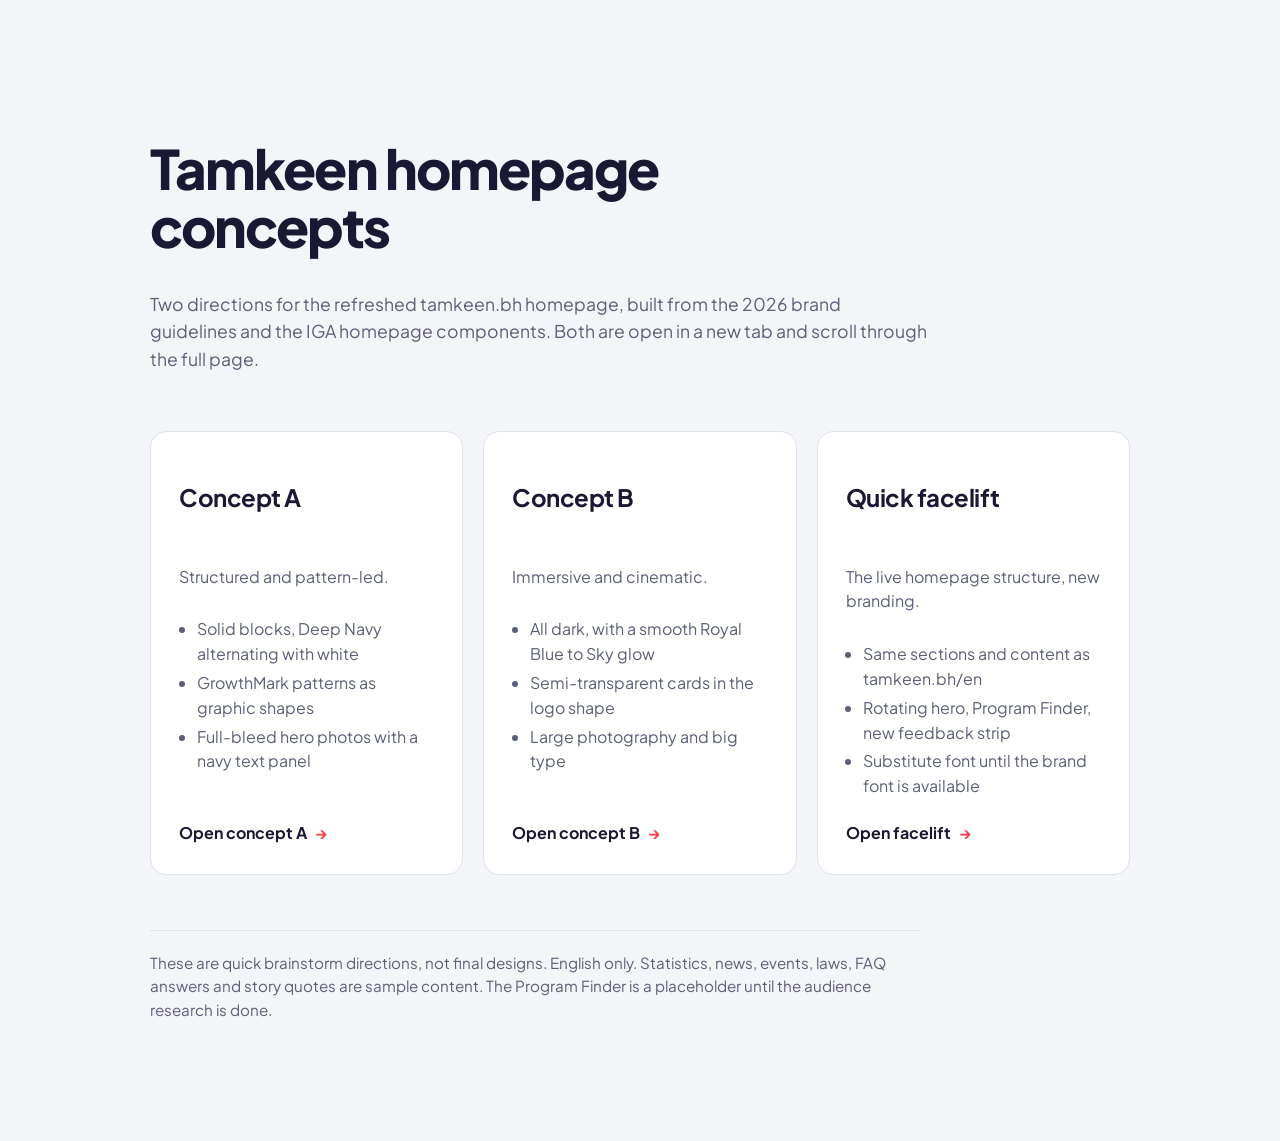
<file: index.html>
<!doctype html><html lang="en"><head><meta charset="utf-8"><meta name="viewport" content="width=device-width,initial-scale=1"><meta name="robots" content="noindex,nofollow"><title>Tamkeen Homepage Concepts</title>

<link rel="stylesheet" href="https://fonts.googleapis.com/css2?family=Plus+Jakarta+Sans:wght@400;500;700;800&display=swap">
<style>
/* Layout: a quiet two-card chooser. Deep Navy and white from the Tamkeen palette, coral only on the link arrows. */
:root{--bg:#F3F5F9;--fg:#1B1833;--mute:#5B5F78;--card:#fff;--line:#DDE2EC;--royal:#20418A;--coral:#EF434D;--font:"Plus Jakarta Sans",Arial,sans-serif}
@media (prefers-color-scheme:dark){:root:not([data-theme="light"]){--bg:#14122B;--fg:#fff;--mute:rgba(255,255,255,.74);--card:#25224A;--line:rgba(255,255,255,.16);--royal:#8DBBE8;color-scheme:dark}}
:root[data-theme="dark"]{--bg:#14122B;--fg:#fff;--mute:rgba(255,255,255,.74);--card:#25224A;--line:rgba(255,255,255,.16);--royal:#8DBBE8;color-scheme:dark}
body{background:var(--bg);color:var(--fg);font-family:var(--font);line-height:1.55;padding-block:clamp(40px,8vw,96px);padding-left:max(16px,env(safe-area-inset-left,0px));padding-right:max(16px,env(safe-area-inset-right,0px))}
main{max-width:980px;margin-inline:auto;display:grid;gap:40px}
h1{font-size:clamp(2rem,5vw,3.4rem);line-height:1.05;letter-spacing:-.035em;font-weight:800;text-wrap:balance;max-width:18ch}
.lead{font-size:1.1rem;color:var(--mute);max-width:60ch;margin-top:16px}
.grid{display:grid;grid-template-columns:repeat(auto-fit,minmax(280px,1fr));gap:20px}
a.card{display:flex;flex-direction:column;gap:12px;background:var(--card);border:1px solid var(--line);border-radius:16px;padding:28px;color:inherit;text-decoration:none;transition:transform .2s,border-color .2s}
a.card:hover,a.card:focus-visible{transform:translateY(-4px);border-color:var(--royal);outline:none}
a.card h2{font-size:1.5rem;letter-spacing:-.02em}
a.card p{color:var(--mute);min-width:0}
a.card ul{margin:0;padding-left:1.1em;color:var(--mute);display:grid;gap:4px}
.go{margin-top:auto;padding-top:10px;font-weight:700;display:inline-flex;gap:8px;align-items:center}
.go i{font-style:normal;color:var(--coral)}
.note{color:var(--mute);font-size:.95rem;max-width:70ch;border-top:1px solid var(--line);padding-top:20px}
@media (prefers-reduced-motion:reduce){a.card{transition:none}}
</style></head><body>
<main>
  <header>
    <h1>Tamkeen homepage concepts</h1>
    <p class="lead">Two directions for the refreshed tamkeen.bh homepage, built from the 2026 brand guidelines and the IGA homepage components. Both are open in a new tab and scroll through the full page.</p>
  </header>
  <div class="grid">
    <a class="card" href="concept-a.html" target="_blank" rel="noopener">
      <h2>Concept A</h2>
      <p>Structured and pattern-led.</p>
      <ul><li>Solid blocks, Deep Navy alternating with white</li><li>GrowthMark patterns as graphic shapes</li><li>Full-bleed hero photos with a navy text panel</li></ul>
      <span class="go">Open concept A <i aria-hidden="true">→</i></span>
    </a>
    <a class="card" href="concept-b.html" target="_blank" rel="noopener">
      <h2>Concept B</h2>
      <p>Immersive and cinematic.</p>
      <ul><li>All dark, with a smooth Royal Blue to Sky glow</li><li>Semi-transparent cards in the logo shape</li><li>Large photography and big type</li></ul>
      <span class="go">Open concept B <i aria-hidden="true">→</i></span>
    </a>
    <a class="card" href="facelift/index.html" target="_blank" rel="noopener">
      <h2>Quick facelift</h2>
      <p>The live homepage structure, new branding.</p>
      <ul><li>Same sections and content as tamkeen.bh/en</li><li>Rotating hero, Program Finder, new feedback strip</li><li>Substitute font until the brand font is available</li></ul>
      <span class="go">Open facelift <i aria-hidden="true">→</i></span>
    </a>
  </div>
  <p class="note">These are quick brainstorm directions, not final designs. English only. Statistics, news, events, laws, FAQ answers and story quotes are sample content. The Program Finder is a placeholder until the audience research is done.</p>
</main>
</body></html>
</file>
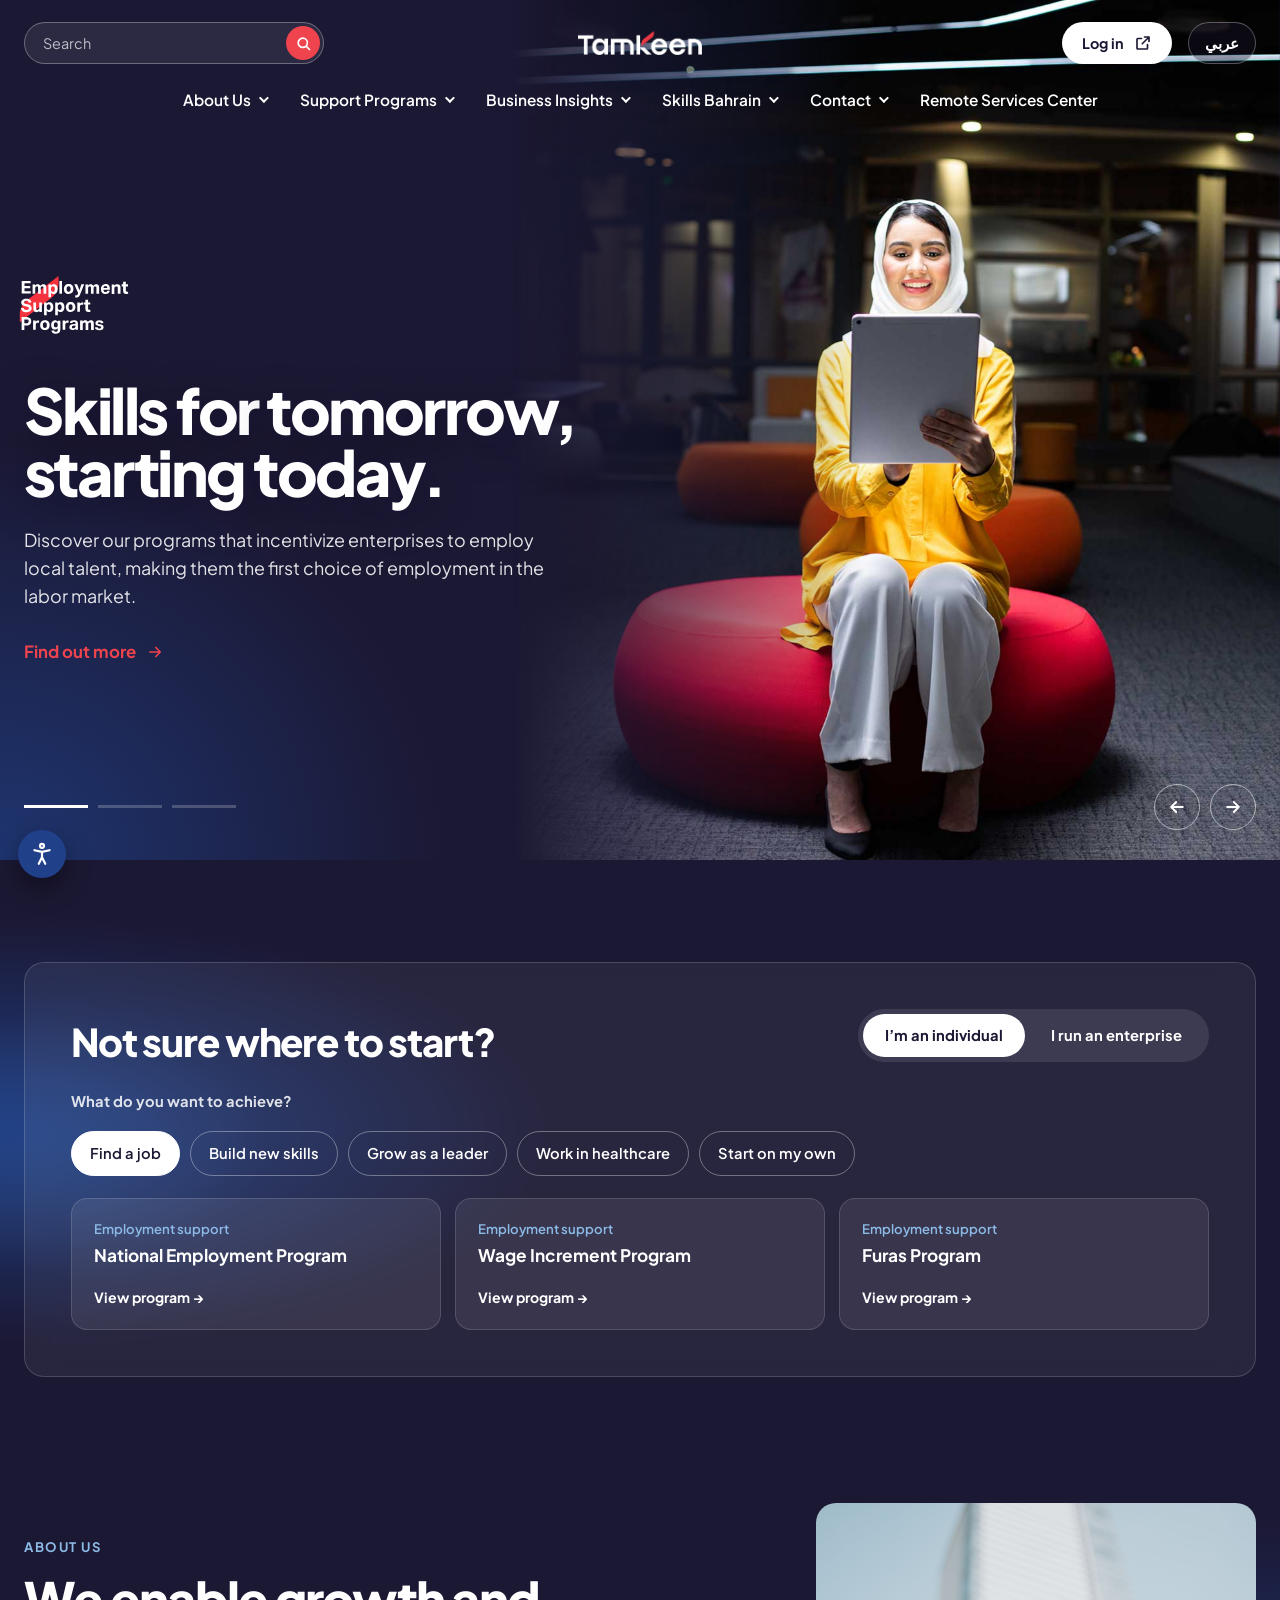
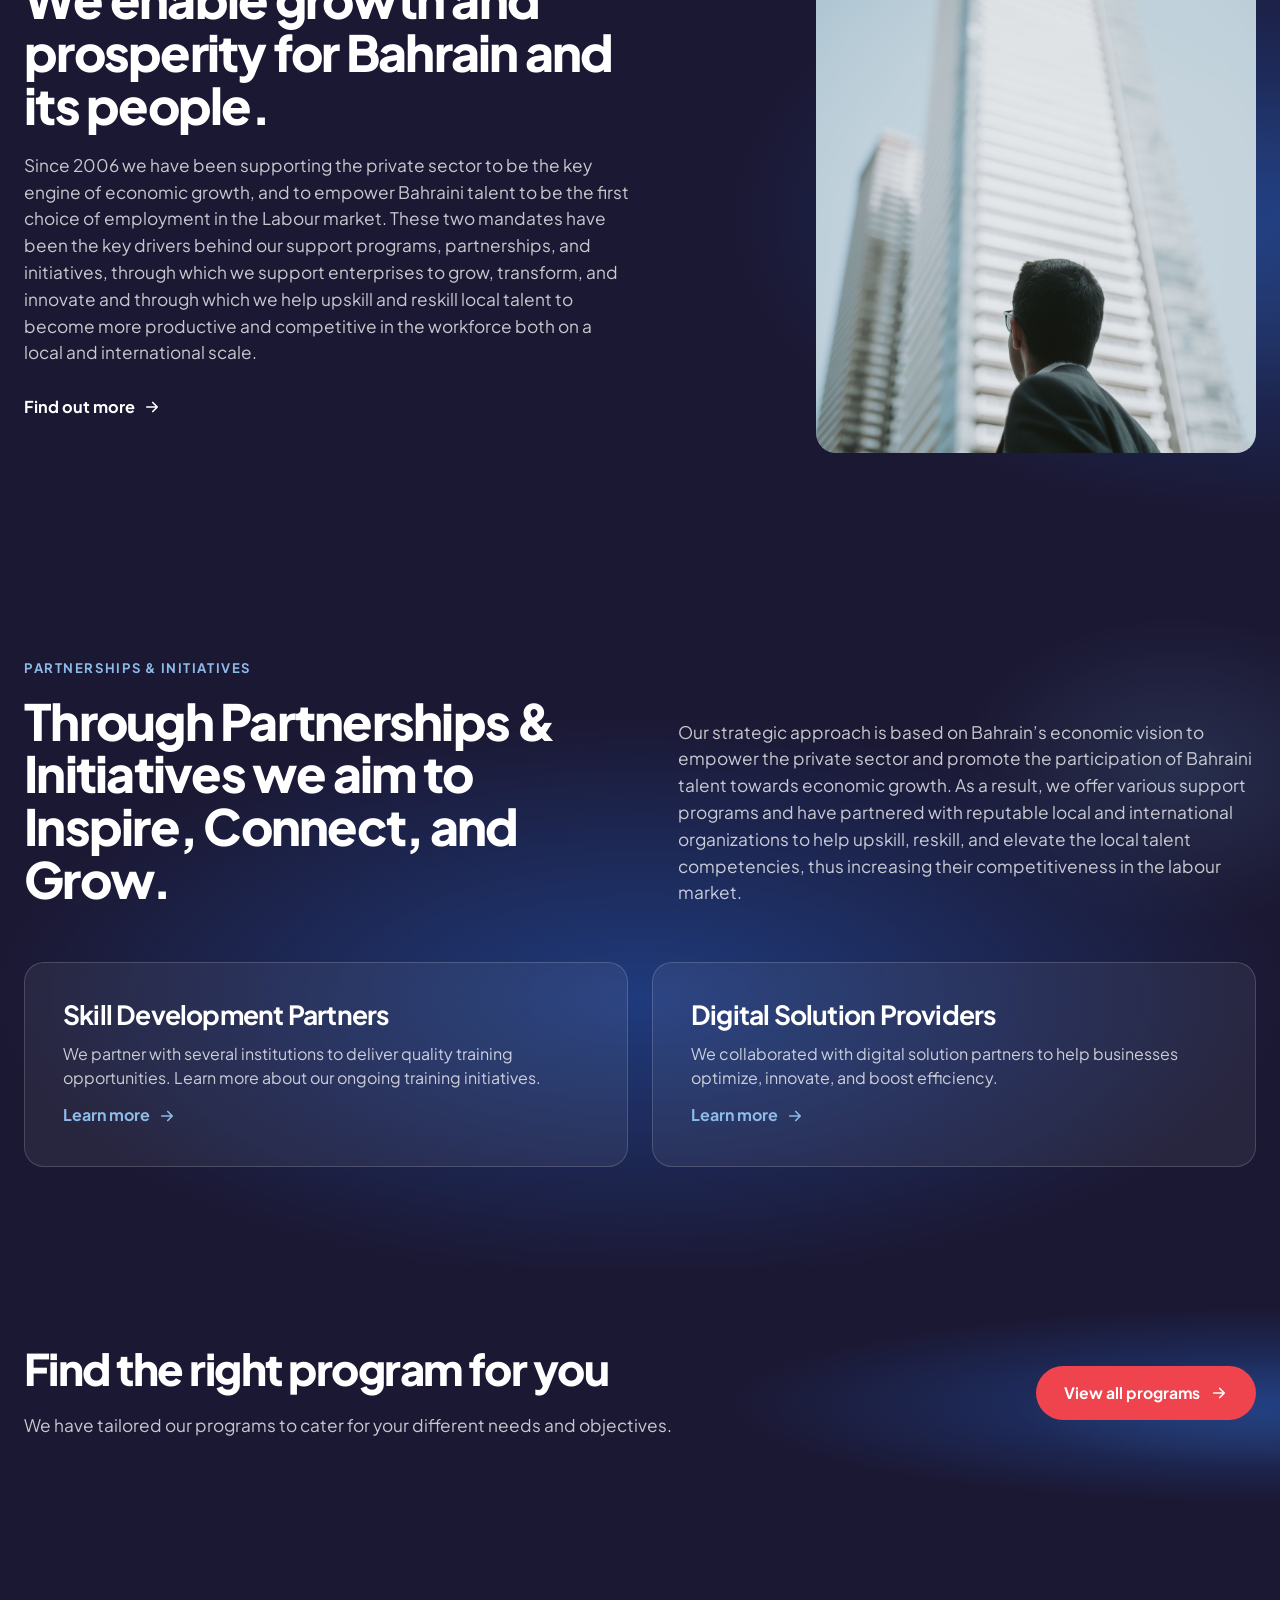
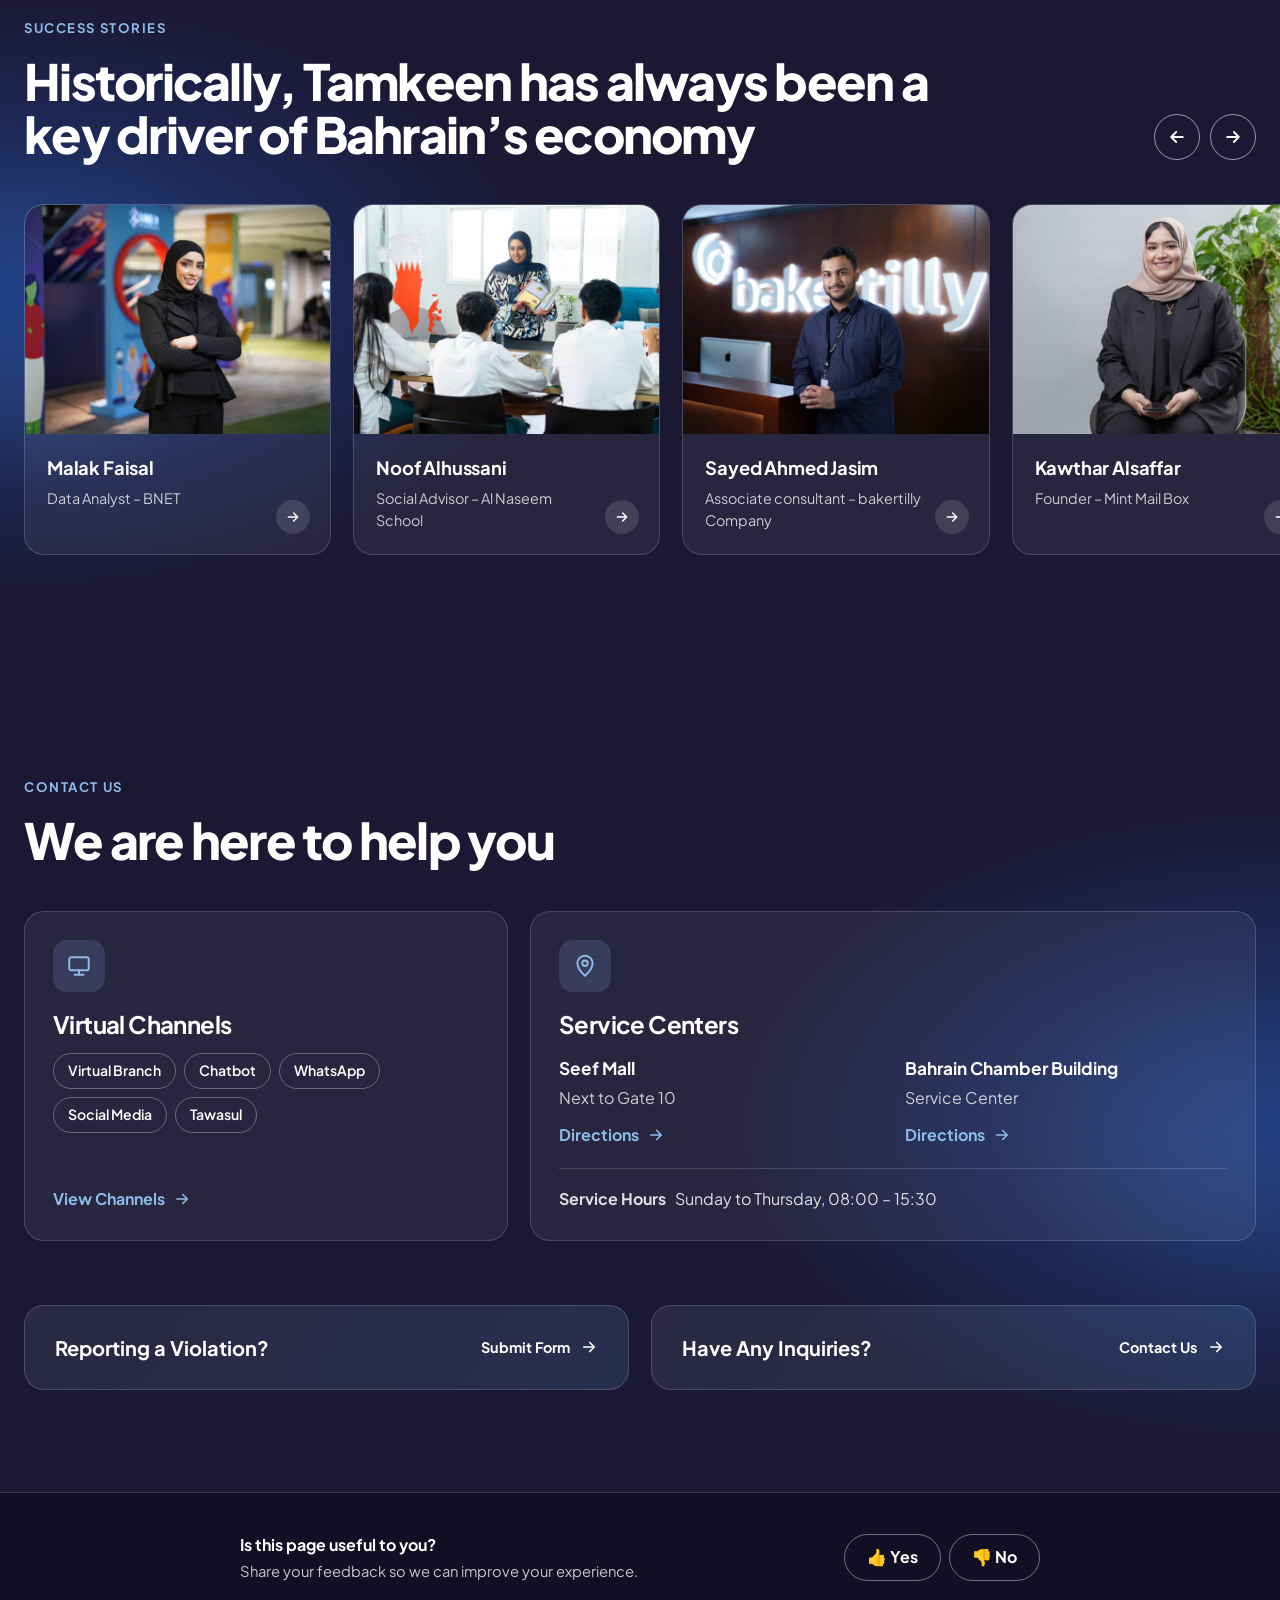
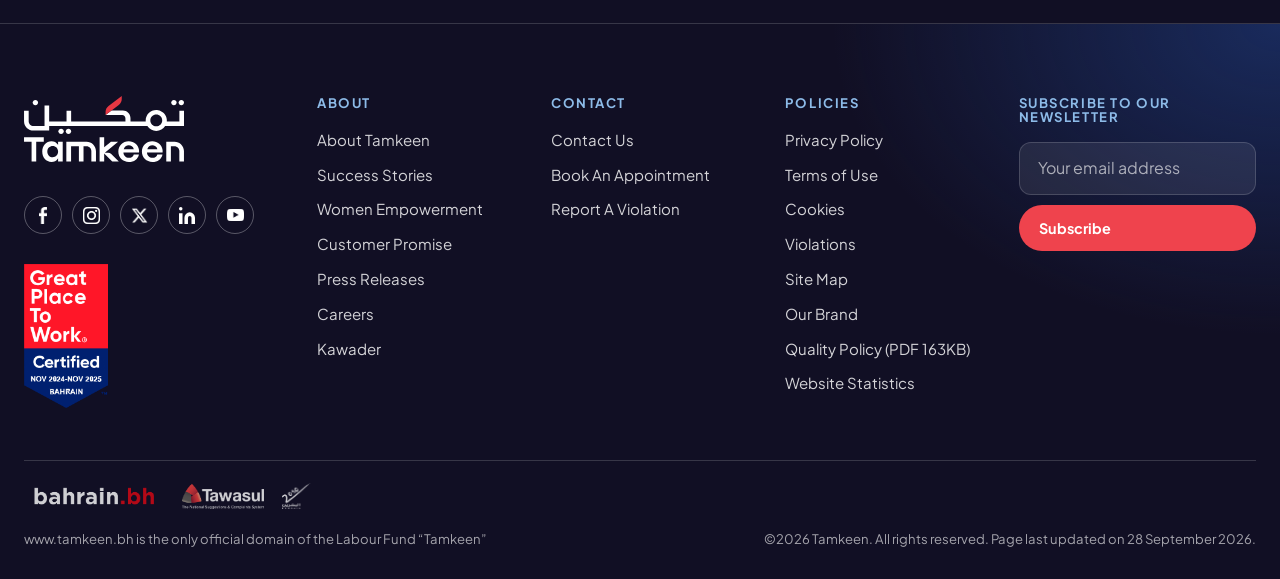
<file: facelift/index.html>
<!doctype html>
<html lang="en">
<head>
<meta charset="utf-8">
<meta name="viewport" content="width=device-width,initial-scale=1">
<meta name="robots" content="noindex,nofollow">
<title>Tamkeen – Homepage facelift preview</title>
<link rel="preconnect" href="https://fonts.googleapis.com"><link rel="preconnect" href="https://fonts.gstatic.com" crossorigin>
<link rel="stylesheet" href="https://fonts.googleapis.com/css2?family=Plus+Jakarta+Sans:wght@300;400;500;600;700;800&display=swap">
<link rel="stylesheet" href="facelift.css?v=9">
</head>
<body>
<a class="skip" href="#main">Skip to main content</a>

<header class="hdr" id="hdr"><div class="wrap">
  <div class="hrow">
    <form class="search" role="search" onsubmit="return false"><input type="search" placeholder="Search" aria-label="Search"><button aria-label="Search"><svg viewBox="0 0 24 24" fill="none" stroke="currentColor" stroke-width="2.4" stroke-linecap="round" aria-hidden="true"><circle cx="11" cy="11" r="6.5"/><path d="M16 16l4.5 4.5"/></svg></button></form>
    <a class="logo" href="#" aria-label="Tamkeen home"><img src="img/logo-en-white.webp" alt="Tamkeen"></a>
    <div class="hact"><a class="btn sm lg" href="https://services.tamkeen.bh/NeoTamkeenPortal/Login?Lang=en-GB">Log in <svg viewBox="0 0 24 24" fill="none" stroke="currentColor" stroke-width="2.2" stroke-linecap="round" stroke-linejoin="round" aria-hidden="true"><path d="M14 4h6v6M20 4l-9 9M18 14v5a1 1 0 0 1-1 1H5a1 1 0 0 1-1-1V7a1 1 0 0 1 1-1h5"/></svg></a><a class="langl" href="https://tamkeen.bh/" lang="ar">عربي</a></div>
    <button class="menu" aria-label="Menu" aria-expanded="false" onclick="var h=document.getElementById('hdr');h.classList.toggle('open');this.setAttribute('aria-expanded',h.classList.contains('open'))"><svg width="26" height="26" viewBox="0 0 24 24" fill="none" stroke="currentColor" stroke-width="2.2" stroke-linecap="round" aria-hidden="true"><path d="M4 7h16M4 12h16M4 17h16"/></svg></button>
  </div>
  <nav class="nav" aria-label="Main">
    <a href="#">About Us <i aria-hidden="true"></i></a><a href="#">Support Programs <i aria-hidden="true"></i></a><a href="https://tamkeen.bh/en/business-insights/">Business Insights <i aria-hidden="true"></i></a><a href="#">Skills Bahrain <i aria-hidden="true"></i></a><a href="#">Contact <i aria-hidden="true"></i></a><a href="https://tamkeen.bh/en/remote-services-center/">Remote Services Center</a>
  </nav>
</div></header>

<main id="main">

<!-- 1. HERO: rotating banner replaces the three static pillar columns -->
<section class="hero" data-carousel aria-roledescription="carousel" aria-label="Tamkeen support pillars">
  <h1 class="sr">Tamkeen – We enable growth and prosperity for Bahrain and its people</h1>
  <div class="stage" aria-live="off"><article class="slide on" aria-roledescription="slide" aria-label="1 of 3" aria-hidden="false">
  <div class="txt wrap"><img class="plogo" src="img/Pillars-loockup-30-1-1.svg" alt="Employment Support Programs"><h2 class="hl">Skills for <em>tomorrow</em>,<br>starting today.</h2><p class="lead">Discover our programs that incentivize enterprises to employ local talent, making them the first choice of employment in the labor market.</p>
    <div class="acts"><a class="btn tlink" href="https://tamkeen.bh/en/employment-programs/">Find out more <svg viewBox="0 0 24 24" fill="none" stroke="currentColor" stroke-width="2.2" stroke-linecap="round" stroke-linejoin="round" aria-hidden="true"><path d="M5 12h14M13 6l6 6-6 6"/></svg></a></div></div>
  <figure class="ph"><img src="img/297A4941-copy.jpg" alt="" style="object-position:50% 35%"></figure>
</article><article class="slide" aria-roledescription="slide" aria-label="2 of 3" aria-hidden="true">
  <div class="txt wrap"><img class="plogo" src="img/Pillars-loockup-31-1.svg" alt="Career Development Support Programs"><h2 class="hl">Your <em>growth</em><br>starts here.</h2><p class="lead">Explore the programs that support career development for Bahraini talent through a range of specialized skills that increase their competitiveness.</p>
    <div class="acts"><a class="btn tlink" href="https://tamkeen.bh/en/career-development/">Find out more <svg viewBox="0 0 24 24" fill="none" stroke="currentColor" stroke-width="2.2" stroke-linecap="round" stroke-linejoin="round" aria-hidden="true"><path d="M5 12h14M13 6l6 6-6 6"/></svg></a></div></div>
  <figure class="ph"><img src="img/FOTC3121-copy.jpg" alt="" style="object-position:50% 45%" loading="lazy"></figure>
</article><article class="slide" aria-roledescription="slide" aria-label="3 of 3" aria-hidden="true">
  <div class="txt wrap"><img class="plogo" src="img/Pillars-loockup-32-1.svg" alt="Enterprise Support Programs"><h2 class="hl">Grow your <em>enterprise</em><br>with Tamkeen.</h2><p class="lead">Learn more about our support for enterprises that enables them to innovate, grow, transform, digitize, become more productive, and potentially internationalize.</p>
    <div class="acts"><a class="btn tlink" href="https://tamkeen.bh/en/enterprise-programs/">Find out more <svg viewBox="0 0 24 24" fill="none" stroke="currentColor" stroke-width="2.2" stroke-linecap="round" stroke-linejoin="round" aria-hidden="true"><path d="M5 12h14M13 6l6 6-6 6"/></svg></a></div></div>
  <figure class="ph"><img src="img/Business-Growth-copy_-copy-1.jpg" alt="" style="object-position:40% 40%" loading="lazy"></figure>
</article></div>
  <div class="hbar wrap"><div class="dots"><button data-go="0" aria-label="Go to slide 1"><i></i></button><button data-go="1" aria-label="Go to slide 2"><i></i></button><button data-go="2" aria-label="Go to slide 3"><i></i></button></div><div class="ctrl"><button data-prev aria-label="Previous slide"><svg viewBox="0 0 24 24" fill="none" stroke="currentColor" stroke-width="2.2" stroke-linecap="round" stroke-linejoin="round" aria-hidden="true"><path d="M19 12H5M11 6l-6 6 6 6"/></svg></button><button data-next aria-label="Next slide"><svg viewBox="0 0 24 24" fill="none" stroke="currentColor" stroke-width="2.2" stroke-linecap="round" stroke-linejoin="round" aria-hidden="true"><path d="M5 12h14M13 6l6 6-6 6"/></svg></button></div></div>
</section>

<!-- 2. NEW: Interactive Program Finder (placeholder logic until audience research) -->
<section class="finder g2" id="finder" aria-labelledby="fh"><div class="wrap"><div class="fbox shp rv" data-finder>
  <div class="ftop"><div><h2 id="fh" class="fh">Not sure where to start?</h2></div>
    <div class="aud" role="group" aria-label="I am"><button data-aud="ind" aria-pressed="true">I’m an individual</button><button data-aud="ent" aria-pressed="false">I run an enterprise</button></div></div>
  <p class="fl">What do you want to achieve?</p>
  <div data-chips></div>
  <div data-results aria-live="polite"></div>
</div></div></section>

<!-- 3. ABOUT US: same content, new layout of text and photo -->
<section class="sec about g1" id="about"><div class="wrap two">
  <div class="rv"><p class="kick">About us</p>
    <h2 class="h2">We enable <em>growth and prosperity</em> for Bahrain and its people.</h2>
    <p class="lead">Since 2006 we have been supporting the private sector to be the key engine of economic growth, and to empower Bahraini talent to be the first choice of employment in the Labour market. These two mandates have been the key drivers behind our support programs, partnerships, and initiatives, through which we support enterprises to grow, transform, and innovate and through which we help upskill and reskill local talent to become more productive and competitive in the workforce both on a local and international scale.</p>
    <a class="arrow lnk" href="https://tamkeen.bh/en/about-us/">Find out more <svg viewBox="0 0 24 24" fill="none" stroke="currentColor" stroke-width="2.2" stroke-linecap="round" stroke-linejoin="round" aria-hidden="true"><path d="M5 12h14M13 6l6 6-6 6"/></svg></a></div>
  <figure class="aphoto rv"><img src="img/about-tower.jpg" alt="" loading="lazy"></figure>
</div></section>

<!-- 4. PARTNERSHIPS & INITIATIVES -->
<section class="sec partners g3" id="partnerships"><div class="wrap">
  <div class="phead rv"><div><p class="kick">Partnerships &amp; Initiatives</p><h2 class="h2">Through Partnerships &amp; Initiatives we aim to <em>Inspire, Connect, and Grow.</em></h2></div>
    <p class="lead">Our strategic approach is based on Bahrain’s economic vision to empower the private sector and promote the participation of Bahraini talent towards economic growth. As a result, we offer various support programs and have partnered with reputable local and international organizations to help upskill, reskill, and elevate the local talent competencies, thus increasing their competitiveness in the labour market.</p></div>
  <div class="pgrid rv">
    <a class="pcard shp" href="https://tamkeen.bh/en/skill-partners/"><span class="pb"><h3>Skill Development Partners</h3><p>We partner with several institutions to deliver quality training opportunities. Learn more about our ongoing training initiatives.</p><span class="arrow">Learn more <svg viewBox="0 0 24 24" fill="none" stroke="currentColor" stroke-width="2.2" stroke-linecap="round" stroke-linejoin="round" aria-hidden="true"><path d="M5 12h14M13 6l6 6-6 6"/></svg></span></span></a>
    <a class="pcard shp" href="https://tamkeen.bh/en/digital-tools/"><span class="pb"><h3>Digital Solution Providers</h3><p>We collaborated with digital solution partners to help businesses optimize, innovate, and boost efficiency.</p><span class="arrow">Learn more <svg viewBox="0 0 24 24" fill="none" stroke="currentColor" stroke-width="2.2" stroke-linecap="round" stroke-linejoin="round" aria-hidden="true"><path d="M5 12h14M13 6l6 6-6 6"/></svg></span></span></a>
  </div>
</div></section>

<!-- 5. FIND THE RIGHT PROGRAM FOR YOU -->
<section class="cta g1" id="programs"><div class="wrap ctaw rv">
  <div><h2 class="h2">Find the <em>right program</em> for you</h2><p class="lead">We have tailored our programs to cater for your different needs and objectives.</p></div>
  <a class="btn pri" href="https://tamkeen.bh/en/programs/">View all programs <svg viewBox="0 0 24 24" fill="none" stroke="currentColor" stroke-width="2.2" stroke-linecap="round" stroke-linejoin="round" aria-hidden="true"><path d="M5 12h14M13 6l6 6-6 6"/></svg></a>
</div></section>

<!-- 6. SUCCESS STORIES: same slider, aligned cards -->
<section class="sec stories g2" id="stories"><div class="wrap">
  <div class="shead rv"><div><p class="kick">Success stories</p><h2 class="h2">Historically, Tamkeen has always been a key driver of <em>Bahrain’s economy</em></h2></div>
    <div class="ctrl"><button data-rail-prev aria-label="Previous stories"><svg viewBox="0 0 24 24" fill="none" stroke="currentColor" stroke-width="2.2" stroke-linecap="round" stroke-linejoin="round" aria-hidden="true"><path d="M19 12H5M11 6l-6 6 6 6"/></svg></button><button data-rail-next aria-label="Next stories"><svg viewBox="0 0 24 24" fill="none" stroke="currentColor" stroke-width="2.2" stroke-linecap="round" stroke-linejoin="round" aria-hidden="true"><path d="M5 12h14M13 6l6 6-6 6"/></svg></button></div></div>
</div>
  <div class="rail" id="rail" tabindex="0" aria-label="Success stories"><a class="story" href="https://tamkeen.bh/en/success-stories/bnet-ga-alumni/"><span class="sp"><img src="img/Malak-Faisal-BNET-729x486.jpg" alt="" loading="lazy"></span>
  <span class="sb"><b>Malak Faisal</b><span>Data Analyst – BNET</span><i class="go"><svg viewBox="0 0 24 24" fill="none" stroke="currentColor" stroke-width="2.2" stroke-linecap="round" stroke-linejoin="round" aria-hidden="true"><path d="M5 12h14M13 6l6 6-6 6"/></svg></i></span></a><a class="story" href="https://tamkeen.bh/en/success-stories/beneficiary-of-the-employment-and-career-development-support-program-al-naseem-school/"><span class="sp"><img src="img/Nuof-Al-Huseini-Naseem-International-School-729x487.jpg" alt="" loading="lazy"></span>
  <span class="sb"><b>Noof Alhussani</b><span>Social Advisor – Al Naseem School</span><i class="go"><svg viewBox="0 0 24 24" fill="none" stroke="currentColor" stroke-width="2.2" stroke-linecap="round" stroke-linejoin="round" aria-hidden="true"><path d="M5 12h14M13 6l6 6-6 6"/></svg></i></span></a><a class="story" href="https://tamkeen.bh/en/success-stories/sans-alumni-sayed-ahmed-jasim/"><span class="sp"><img src="img/Sayed-Ahmed-Jassim-SANS-729x486.jpg" alt="" loading="lazy"></span>
  <span class="sb"><b>Sayed Ahmed Jasim</b><span>Associate consultant – bakertilly Company</span><i class="go"><svg viewBox="0 0 24 24" fill="none" stroke="currentColor" stroke-width="2.2" stroke-linecap="round" stroke-linejoin="round" aria-hidden="true"><path d="M5 12h14M13 6l6 6-6 6"/></svg></i></span></a><a class="story" href="https://tamkeen.bh/en/success-stories/founder-of-mint-mail-box/"><span class="sp"><img src="img/Kawthar-Alsaffar-729x513.jpg" alt="" loading="lazy"></span>
  <span class="sb"><b>Kawthar Alsaffar</b><span>Founder – Mint Mail Box</span><i class="go"><svg viewBox="0 0 24 24" fill="none" stroke="currentColor" stroke-width="2.2" stroke-linecap="round" stroke-linejoin="round" aria-hidden="true"><path d="M5 12h14M13 6l6 6-6 6"/></svg></i></span></a><a class="story" href="https://tamkeen.bh/en/success-stories/sports-helmet-designer/"><span class="sp"><img src="img/Hiba-Mahdi-729x513.jpg" alt="" loading="lazy"></span>
  <span class="sb"><b>Heba Mahdi</b><span>Sports helmet designer – Racing Force Group</span><i class="go"><svg viewBox="0 0 24 24" fill="none" stroke="currentColor" stroke-width="2.2" stroke-linecap="round" stroke-linejoin="round" aria-hidden="true"><path d="M5 12h14M13 6l6 6-6 6"/></svg></i></span></a><a class="story" href="https://tamkeen.bh/en/success-stories/information-security-officer-khaleeji-bank/"><span class="sp"><img src="img/Sarah-Khalaf-729x489.jpg" alt="" loading="lazy"></span>
  <span class="sb"><b>Sara Khalaf</b><span>Information Security Officer – Khaleeji Bank</span><i class="go"><svg viewBox="0 0 24 24" fill="none" stroke="currentColor" stroke-width="2.2" stroke-linecap="round" stroke-linejoin="round" aria-hidden="true"><path d="M5 12h14M13 6l6 6-6 6"/></svg></i></span></a><a class="story" href="https://tamkeen.bh/en/success-stories/jahez-int-company/"><span class="sp"><img src="img/Hamed-AlMahari-729x486.jpg" alt="" loading="lazy"></span>
  <span class="sb"><b>Hamed AlMahari</b><span>Digital Marketing Specialist – Jahez Int. Company</span><i class="go"><svg viewBox="0 0 24 24" fill="none" stroke="currentColor" stroke-width="2.2" stroke-linecap="round" stroke-linejoin="round" aria-hidden="true"><path d="M5 12h14M13 6l6 6-6 6"/></svg></i></span></a><a class="story" href="https://tamkeen.bh/en/success-stories/direct-investment-analyst-mumtalakat/"><span class="sp"><img src="img/Mohammed-Bader-729x486.jpg" alt="" loading="lazy"></span>
  <span class="sb"><b>Mohammed Bader</b><span>Direct Investment Analyst – Mumtalakat</span><i class="go"><svg viewBox="0 0 24 24" fill="none" stroke="currentColor" stroke-width="2.2" stroke-linecap="round" stroke-linejoin="round" aria-hidden="true"><path d="M5 12h14M13 6l6 6-6 6"/></svg></i></span></a><a class="story" href="https://tamkeen.bh/en/success-stories/qannati-objet-darts/"><span class="sp"><img src="img/MicrosoftTeams-image-153-729x486.png" alt="" loading="lazy"></span>
  <span class="sb"><b>Mahmood Qannati</b><span>Founder – Qannati Objet d’Art</span><i class="go"><svg viewBox="0 0 24 24" fill="none" stroke="currentColor" stroke-width="2.2" stroke-linecap="round" stroke-linejoin="round" aria-hidden="true"><path d="M5 12h14M13 6l6 6-6 6"/></svg></i></span></a><a class="story" href="https://tamkeen.bh/en/success-stories/yoga-practitioner-insights-therapy/"><span class="sp"><img src="img/shimaa-2-729x486.jpg" alt="" loading="lazy"></span>
  <span class="sb"><b>Shaima Aseeri</b><span>Yoga Practitioner – Insights Therapy</span><i class="go"><svg viewBox="0 0 24 24" fill="none" stroke="currentColor" stroke-width="2.2" stroke-linecap="round" stroke-linejoin="round" aria-hidden="true"><path d="M5 12h14M13 6l6 6-6 6"/></svg></i></span></a></div>
</section>

<!-- 7. CONTACT US -->
<section class="sec contact g1" id="contact"><div class="wrap">
  <div class="rv"><p class="kick">Contact us</p><h2 class="h2">We are here to <em>help you</em></h2></div>
  <div class="cgrid rv">
    <article class="ccard shp"><span class="cico" aria-hidden="true"><svg viewBox="0 0 24 24" fill="none" stroke="currentColor" stroke-width="1.8" stroke-linecap="round" stroke-linejoin="round"><rect x="3" y="4" width="18" height="12" rx="2"/><path d="M8 20h8M12 16v4"/></svg></span><h3>Virtual Channels</h3><p class="chips"><span>Virtual Branch</span><span>Chatbot</span><span>WhatsApp</span><span>Social Media</span><span>Tawasul</span></p><a class="arrow" href="https://tamkeen.bh/en/remote-services-center/">View Channels <svg viewBox="0 0 24 24" fill="none" stroke="currentColor" stroke-width="2.2" stroke-linecap="round" stroke-linejoin="round" aria-hidden="true"><path d="M5 12h14M13 6l6 6-6 6"/></svg></a></article>
    <article class="ccard shp addr"><span class="cico" aria-hidden="true"><svg viewBox="0 0 24 24" fill="none" stroke="currentColor" stroke-width="1.8" stroke-linecap="round" stroke-linejoin="round"><path d="M12 21s-7-6.2-7-11.5A7 7 0 0 1 19 9.5C19 14.8 12 21 12 21z"/><circle cx="12" cy="9.5" r="2.5"/></svg></span><h3>Service Centers</h3>
      <div class="alist"><div><b>Seef Mall</b><span class="mu">Next to Gate 10</span><a class="arrow" href="https://www.google.com/maps/dir/26.2321978,50.5476902/google+map+location+tamkeen+seef+mall/@26.2329382,50.5361411,15z">Directions <svg viewBox="0 0 24 24" fill="none" stroke="currentColor" stroke-width="2.2" stroke-linecap="round" stroke-linejoin="round" aria-hidden="true"><path d="M5 12h14M13 6l6 6-6 6"/></svg></a></div>
      <div><b>Bahrain Chamber Building</b><span class="mu">Service Center</span><a class="arrow" href="https://www.google.com/maps/dir/26.2321978,50.5476902/bcci+building+bahrain/@26.2311032,50.5343947,15z">Directions <svg viewBox="0 0 24 24" fill="none" stroke="currentColor" stroke-width="2.2" stroke-linecap="round" stroke-linejoin="round" aria-hidden="true"><path d="M5 12h14M13 6l6 6-6 6"/></svg></a></div></div>
      <p class="hrs"><b>Service Hours</b> Sunday to Thursday, 08:00 – 15:30</p></article>
  </div>
  <div class="agrid rv">
    <a class="acard shp" href="https://tamkeen.bh/en/whistleblower-form/"><span><b>Reporting a Violation?</b></span><span class="btn sm lg">Submit Form <svg viewBox="0 0 24 24" fill="none" stroke="currentColor" stroke-width="2.2" stroke-linecap="round" stroke-linejoin="round" aria-hidden="true"><path d="M5 12h14M13 6l6 6-6 6"/></svg></span></a>
    <a class="acard shp" href="https://tamkeen.bh/en/contact-us/"><span><b>Have Any Inquiries?</b></span><span class="btn sm lg">Contact Us <svg viewBox="0 0 24 24" fill="none" stroke="currentColor" stroke-width="2.2" stroke-linecap="round" stroke-linejoin="round" aria-hidden="true"><path d="M5 12h14M13 6l6 6-6 6"/></svg></span></a>
  </div>
</div></section>

<!-- 8. FEEDBACK (replaces the footer form "Is this page useful to you?") -->
<section class="rate-band" id="rating"><div class="wrap">
  <form class="rate" data-rate><div class="rl"><div><b>Is this page useful to you?</b><span class="mu">Share your feedback so we can improve your experience.</span></div>
    <div class="yns"><button type="button" class="yn" data-yn="y" aria-pressed="false">👍 Yes</button><button type="button" class="yn" data-yn="n" aria-pressed="false">👎 No</button></div></div>
    <div class="more" hidden><div class="checks"><label><input type="checkbox"> Information not up to date</label><label><input type="checkbox"> Incomplete information</label><label><input type="checkbox"> Broken links</label></div>
      <textarea rows="2" placeholder="Comment (optional)" aria-label="Comment"></textarea>
      <div class="two"><input type="text" placeholder="Email (optional)" aria-label="Email optional"><input type="text" placeholder="Mobile (optional)" aria-label="Mobile optional"></div>
      <button class="btn pri sm" type="submit">Send feedback <svg viewBox="0 0 24 24" fill="none" stroke="currentColor" stroke-width="2.2" stroke-linecap="round" stroke-linejoin="round" aria-hidden="true"><path d="M5 12h14M13 6l6 6-6 6"/></svg></button></div></form>
</div></section>
</main>

<!-- 9. FOOTER: same structure, new look -->
<footer class="ftr"><div class="wrap">
  <div class="ftop">
    <div class="fbrand"><a href="#"><img src="img/logo-white.svg" alt="Tamkeen – تمكين" class="flogo"></a>
      <div class="soc"><a href="https://www.facebook.com/TamkeenBahrain" aria-label="Facebook"><img src="img/facebook-icon-white-12-1.png" alt=""></a><a href="https://instagram.com/TamkeenBahrain" aria-label="Instagram"><img src="img/new-instagram-logo-white-border-icon-png-large.png" alt=""></a><a href="https://twitter.com/TamkeenBahrain" aria-label="X"><img src="img/X_logo_2023_white.png.webp" alt=""></a><a href="https://www.linkedin.com/company/tamkeen" aria-label="LinkedIn"><img src="img/linkedin.svg" alt=""></a><a href="https://www.youtube.com/TamkeenBahrain" aria-label="YouTube"><img src="img/toppng.com-mino-studio-white-youtube-logo-1313x917-1.png" alt=""></a></div>
      <a class="gptw" href="https://www.greatplacetowork.me/" aria-label="Great Place To Work Certified – Bahrain"><img src="img/work.png" alt="Great Place To Work Certified, Bahrain"></a></div>
    <div><h4>About</h4><ul><li><a href="#">About Tamkeen</a></li><li><a href="#">Success Stories</a></li><li><a href="#">Women Empowerment</a></li><li><a href="#">Customer Promise</a></li><li><a href="#">Press Releases</a></li><li><a href="#">Careers</a></li><li><a href="#">Kawader</a></li></ul></div>
    <div><h4>Contact</h4><ul><li><a href="#">Contact Us</a></li><li><a href="#">Book An Appointment</a></li><li><a href="#">Report A Violation</a></li></ul></div>
    <div><h4>Policies</h4><ul><li><a href="#">Privacy Policy</a></li><li><a href="#">Terms of Use</a></li><li><a href="#">Cookies</a></li><li><a href="#">Violations</a></li><li><a href="#">Site Map</a></li><li><a href="#">Our Brand</a></li><li><a href="#">Quality Policy (PDF 163KB)</a></li><li><a href="#">Website Statistics</a></li></ul></div>
    <form class="fnews" data-news><h4>Subscribe to our newsletter</h4><label class="sr" for="em">Email address</label><div class="nrow"><input id="em" type="email" placeholder="Your email address" required><button class="btn pri sm" type="submit">Subscribe</button></div></form>
  </div>
  <div class="fbot">
<div class="gov"><a href="https://www.bahrain.bh/" aria-label="Bahrain.bh"><img src="img/egov.png" alt=""></a><a href="#" aria-label="Tawasul"><img src="img/footer-logo02.png" alt=""></a><a href="https://www.bahrain.bh/" aria-label="Bahrain Economic Vision 2030"><img src="img/footer-logo03.png" alt=""></a></div>
    <span>www.tamkeen.bh is the only official domain of the Labour Fund “Tamkeen”</span><span>©2026 Tamkeen. All rights reserved. Page last updated on 28 September 2026.</span></div>
</div></footer>

<a class="a11yfab" href="#" aria-label="Accessibility options"><svg viewBox="0 0 24 24" width="26" height="26" fill="none" stroke="currentColor" stroke-width="2" stroke-linecap="round" stroke-linejoin="round" aria-hidden="true"><circle cx="12" cy="4.5" r="1.8"/><path d="M5 8.5l7 1.5 7-1.5M12 10v5M9 21l3-6 3 6"/></svg></a>
<script src="facelift.js?v=1"></script>
</body></html>
</file>
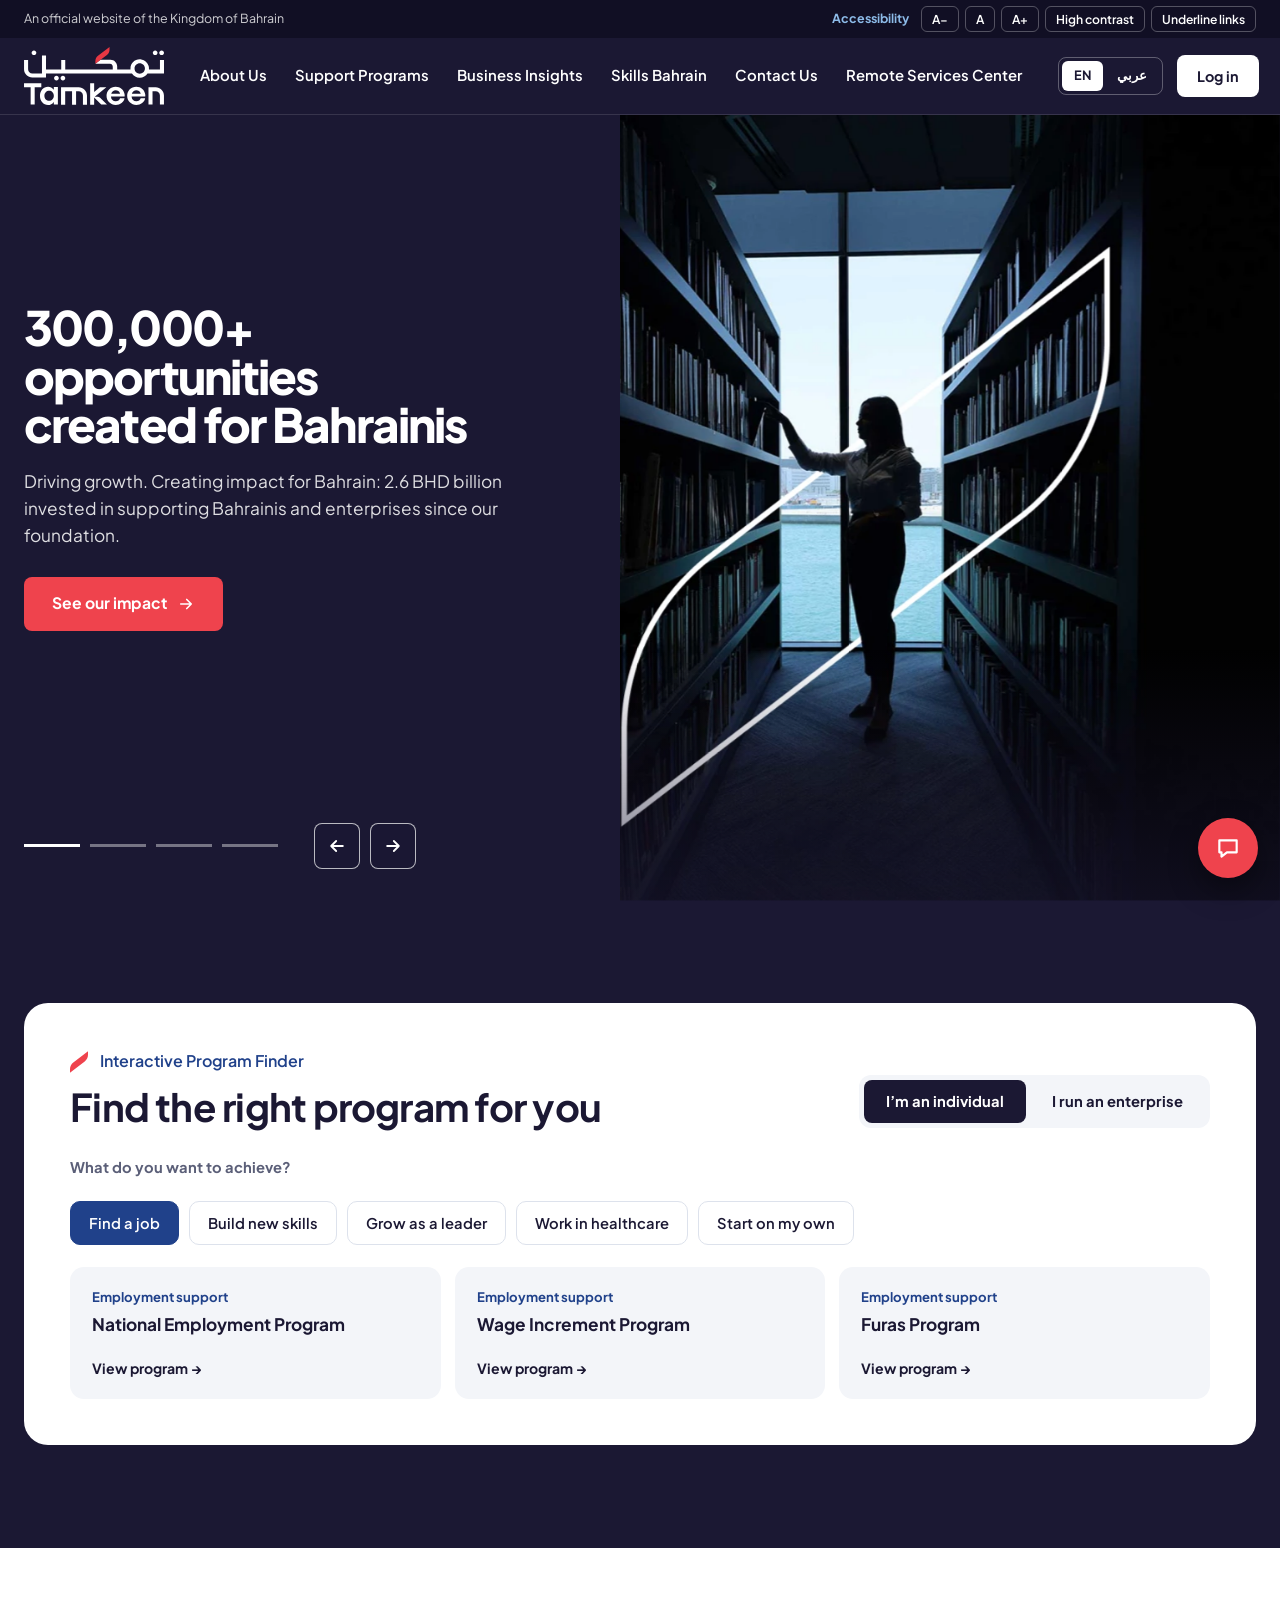
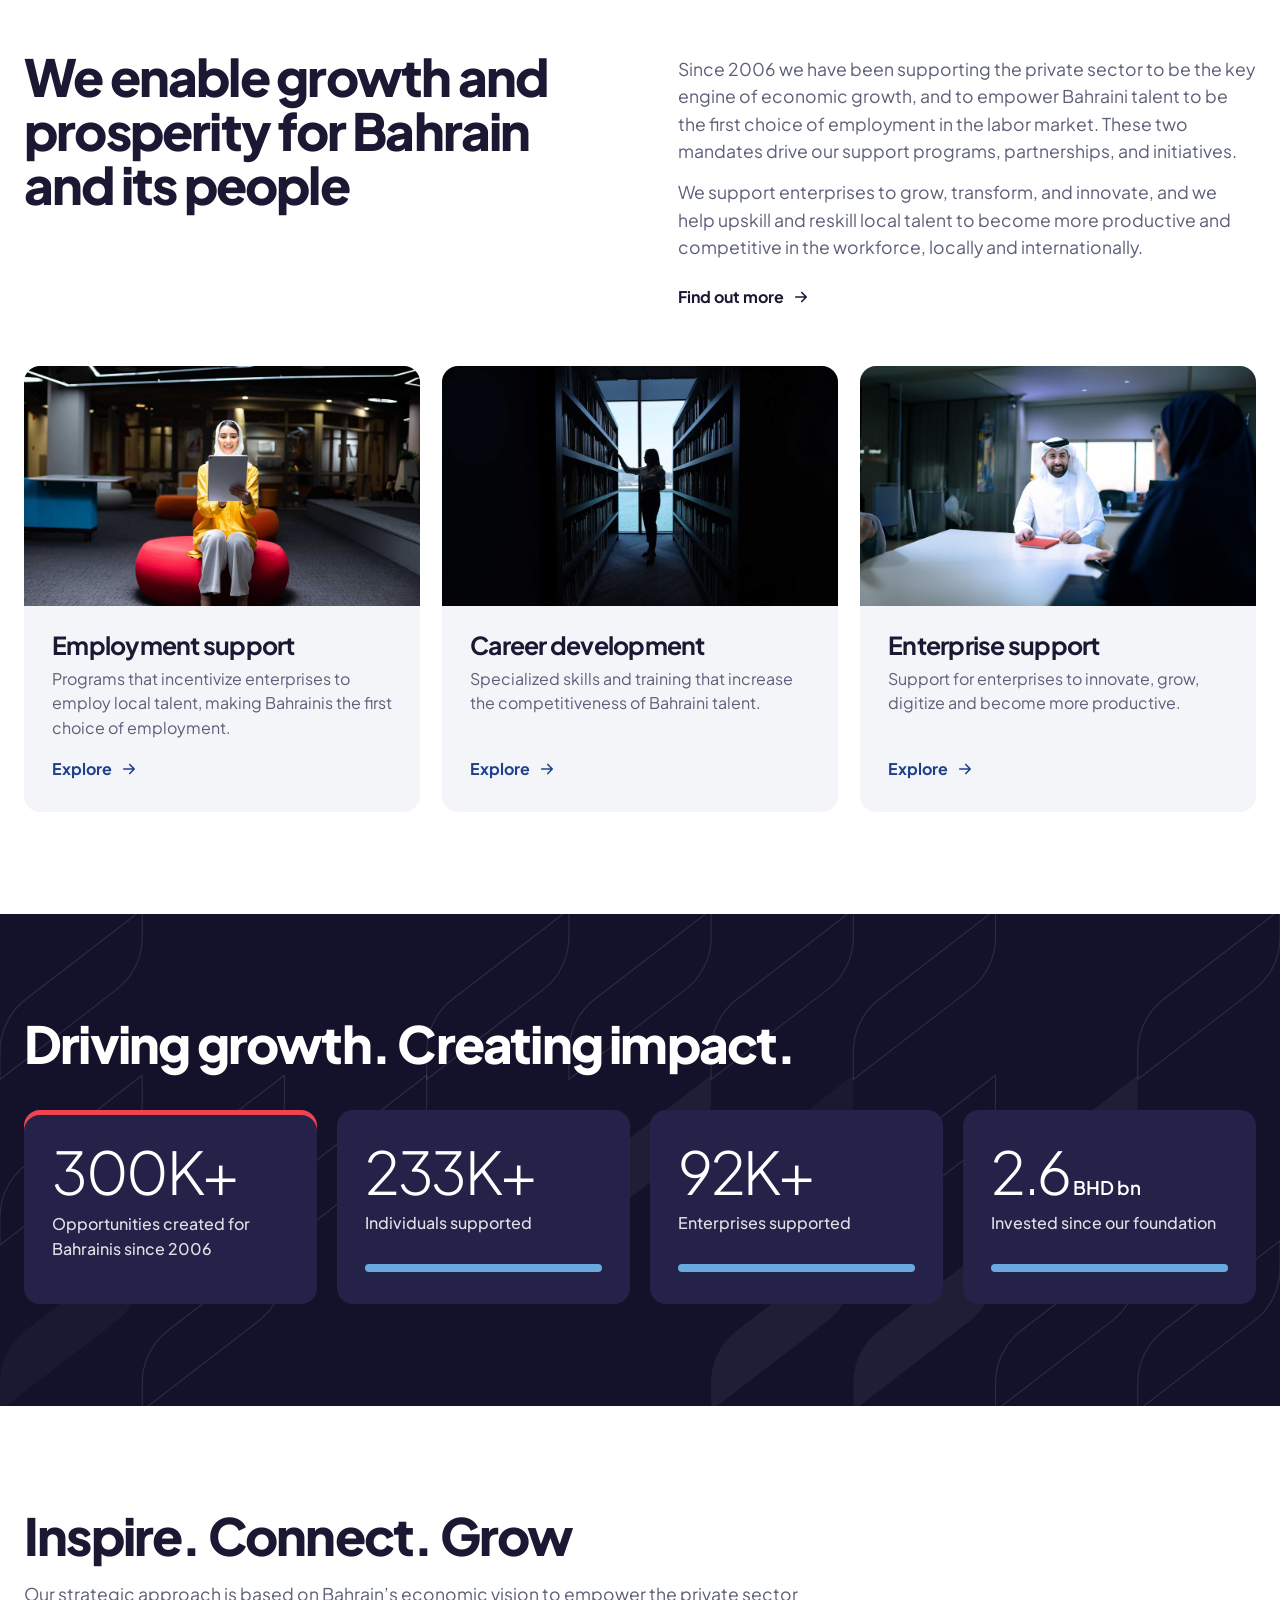
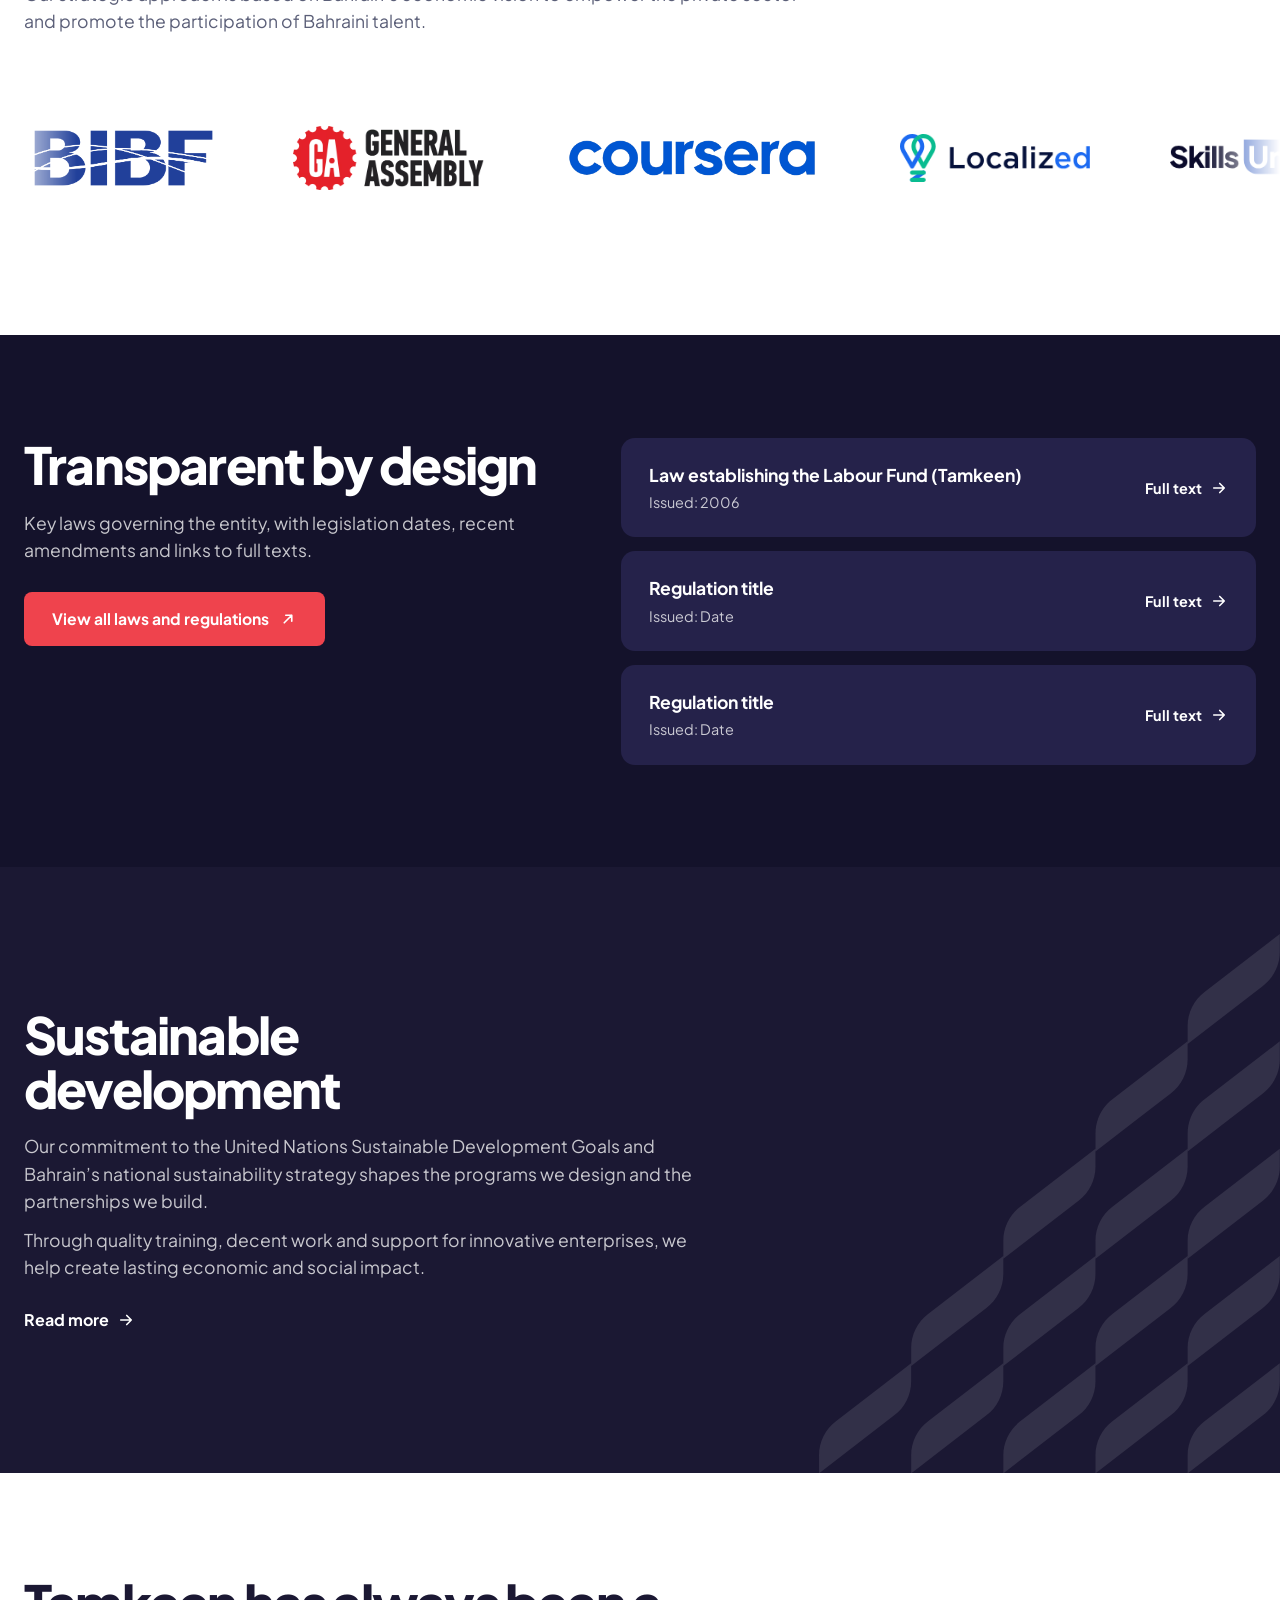
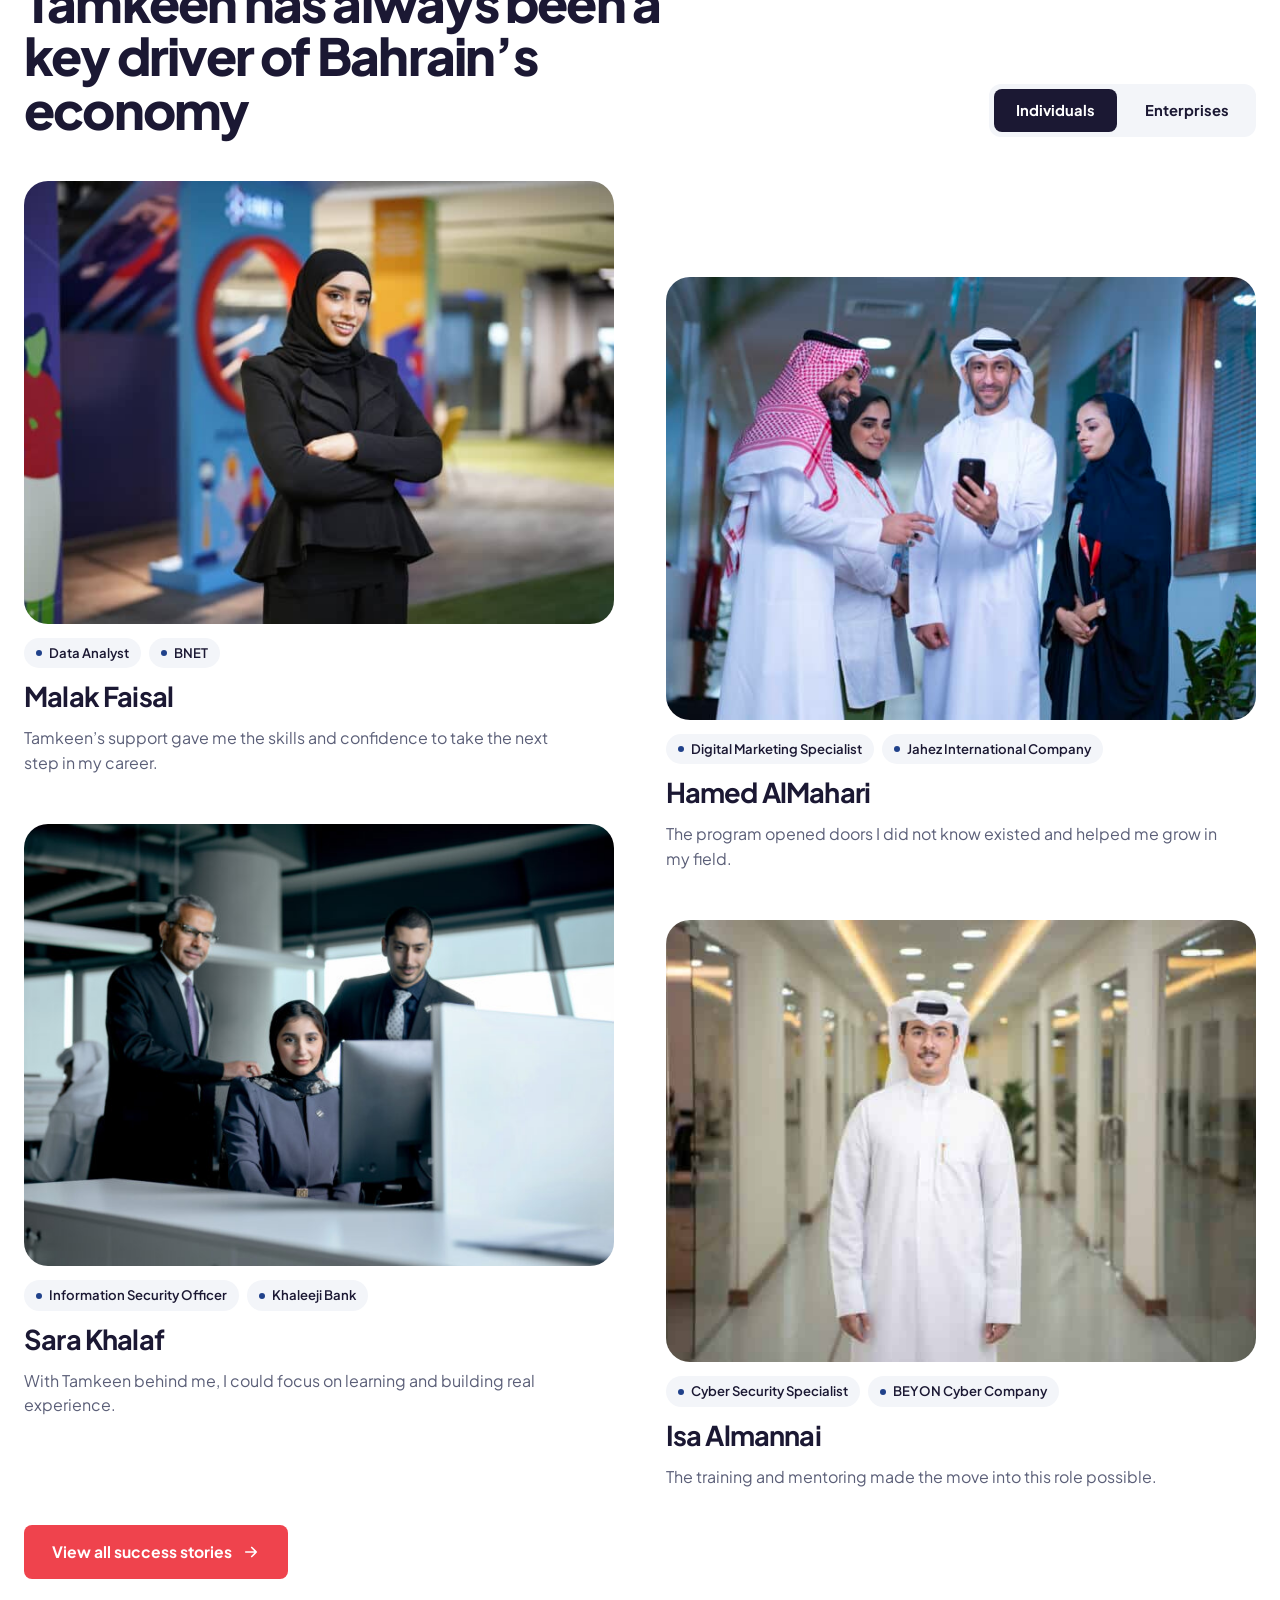
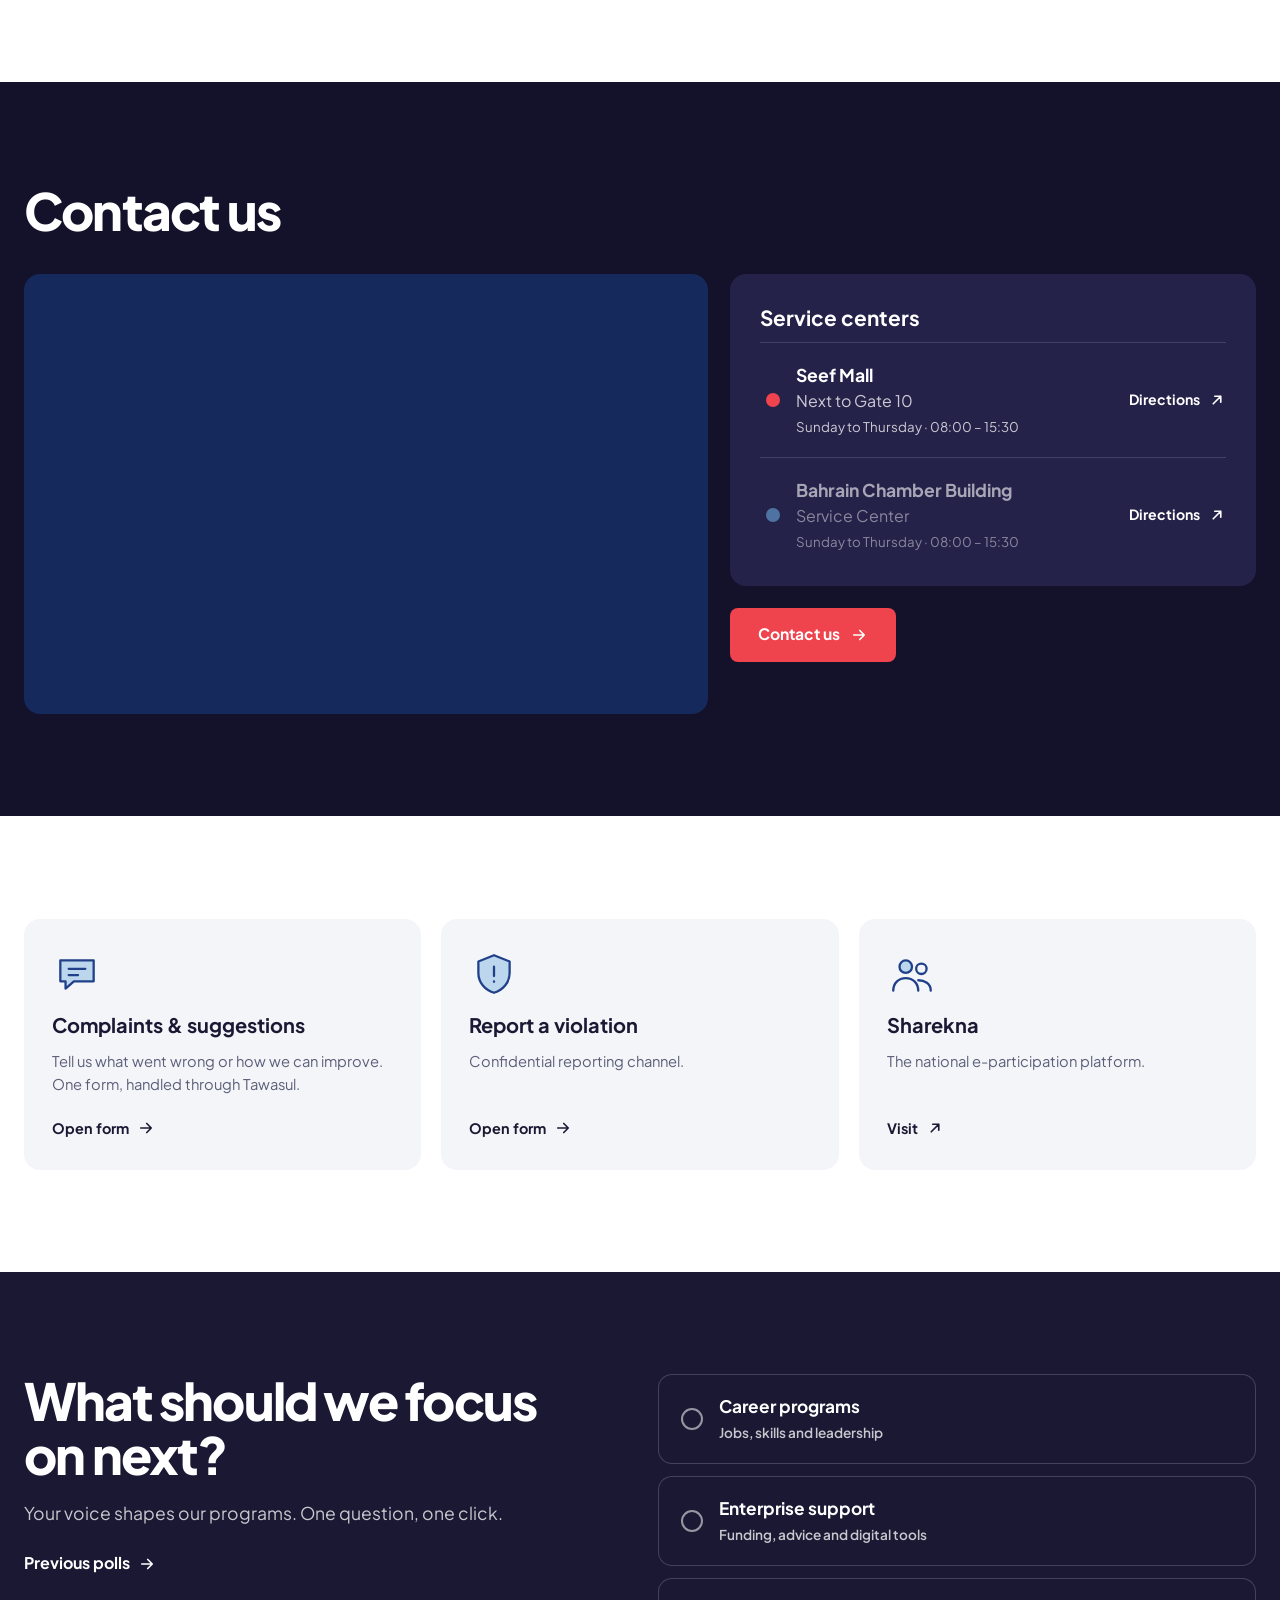
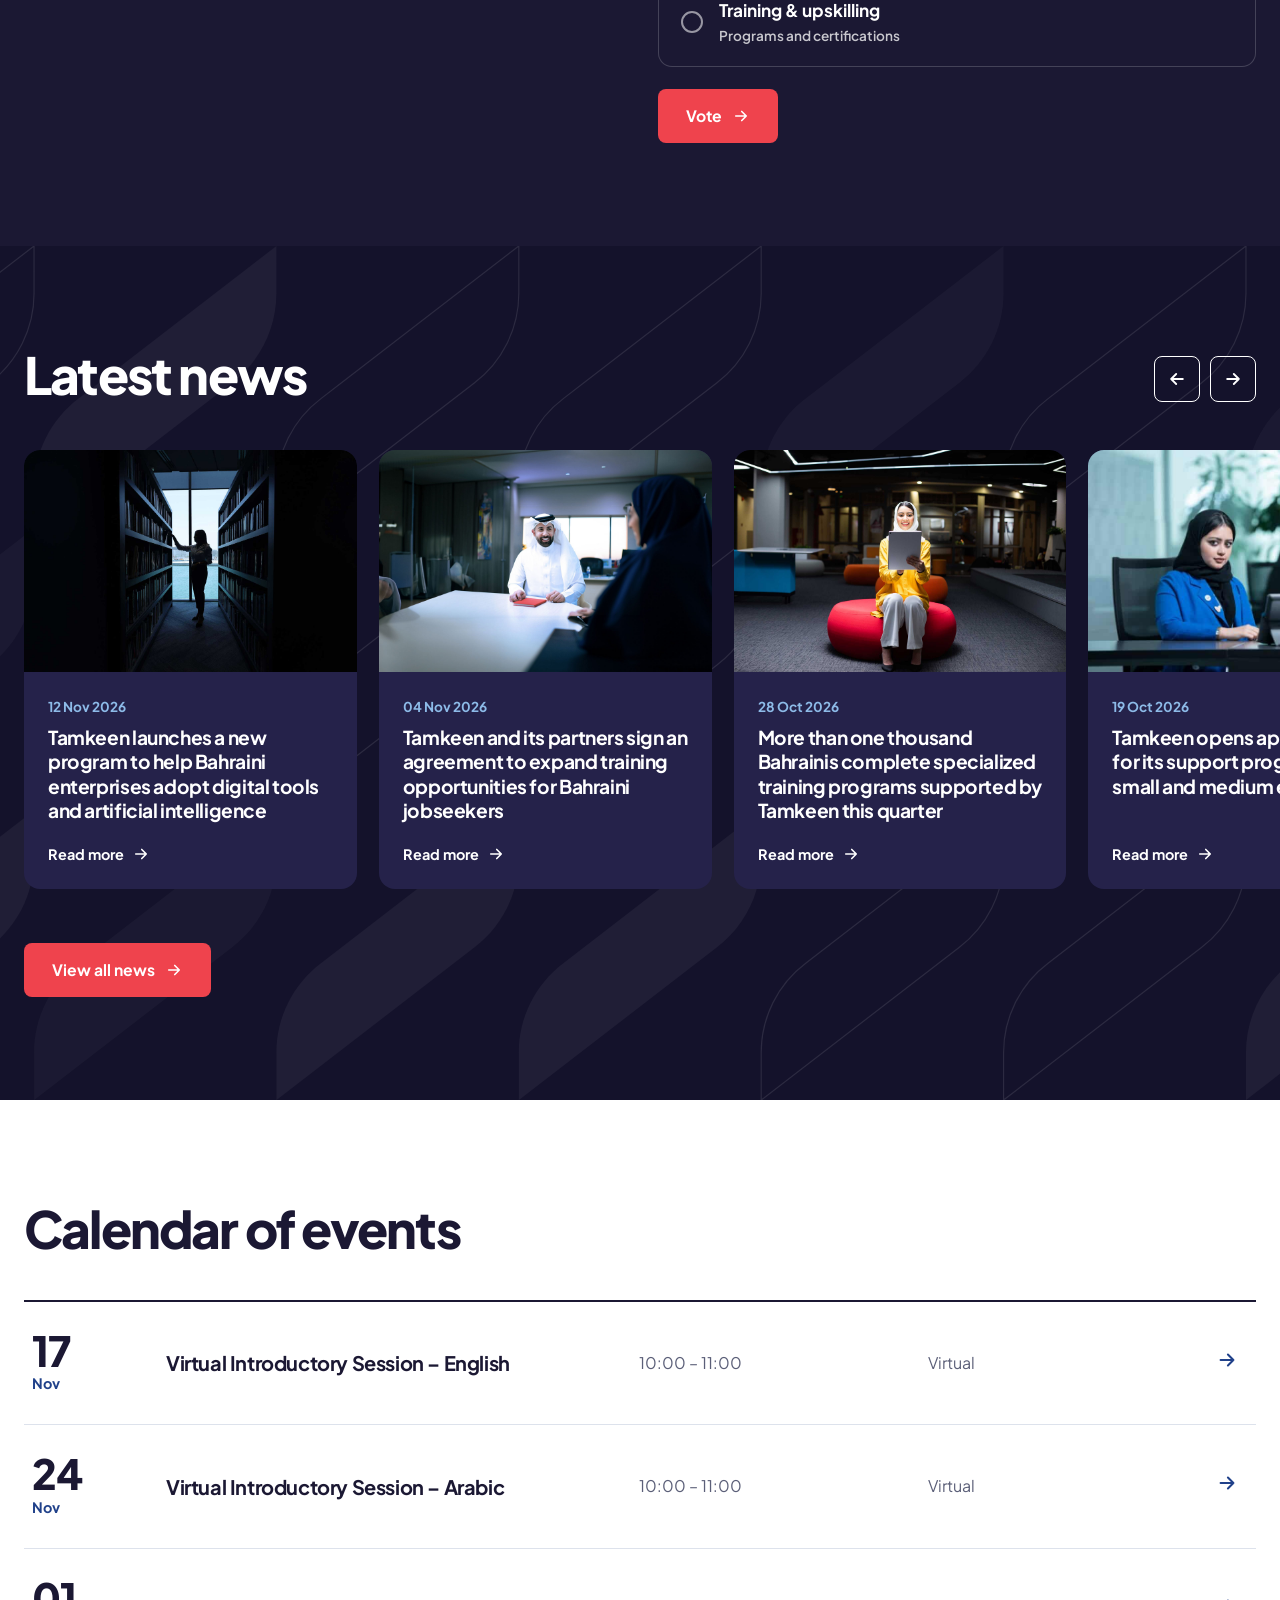
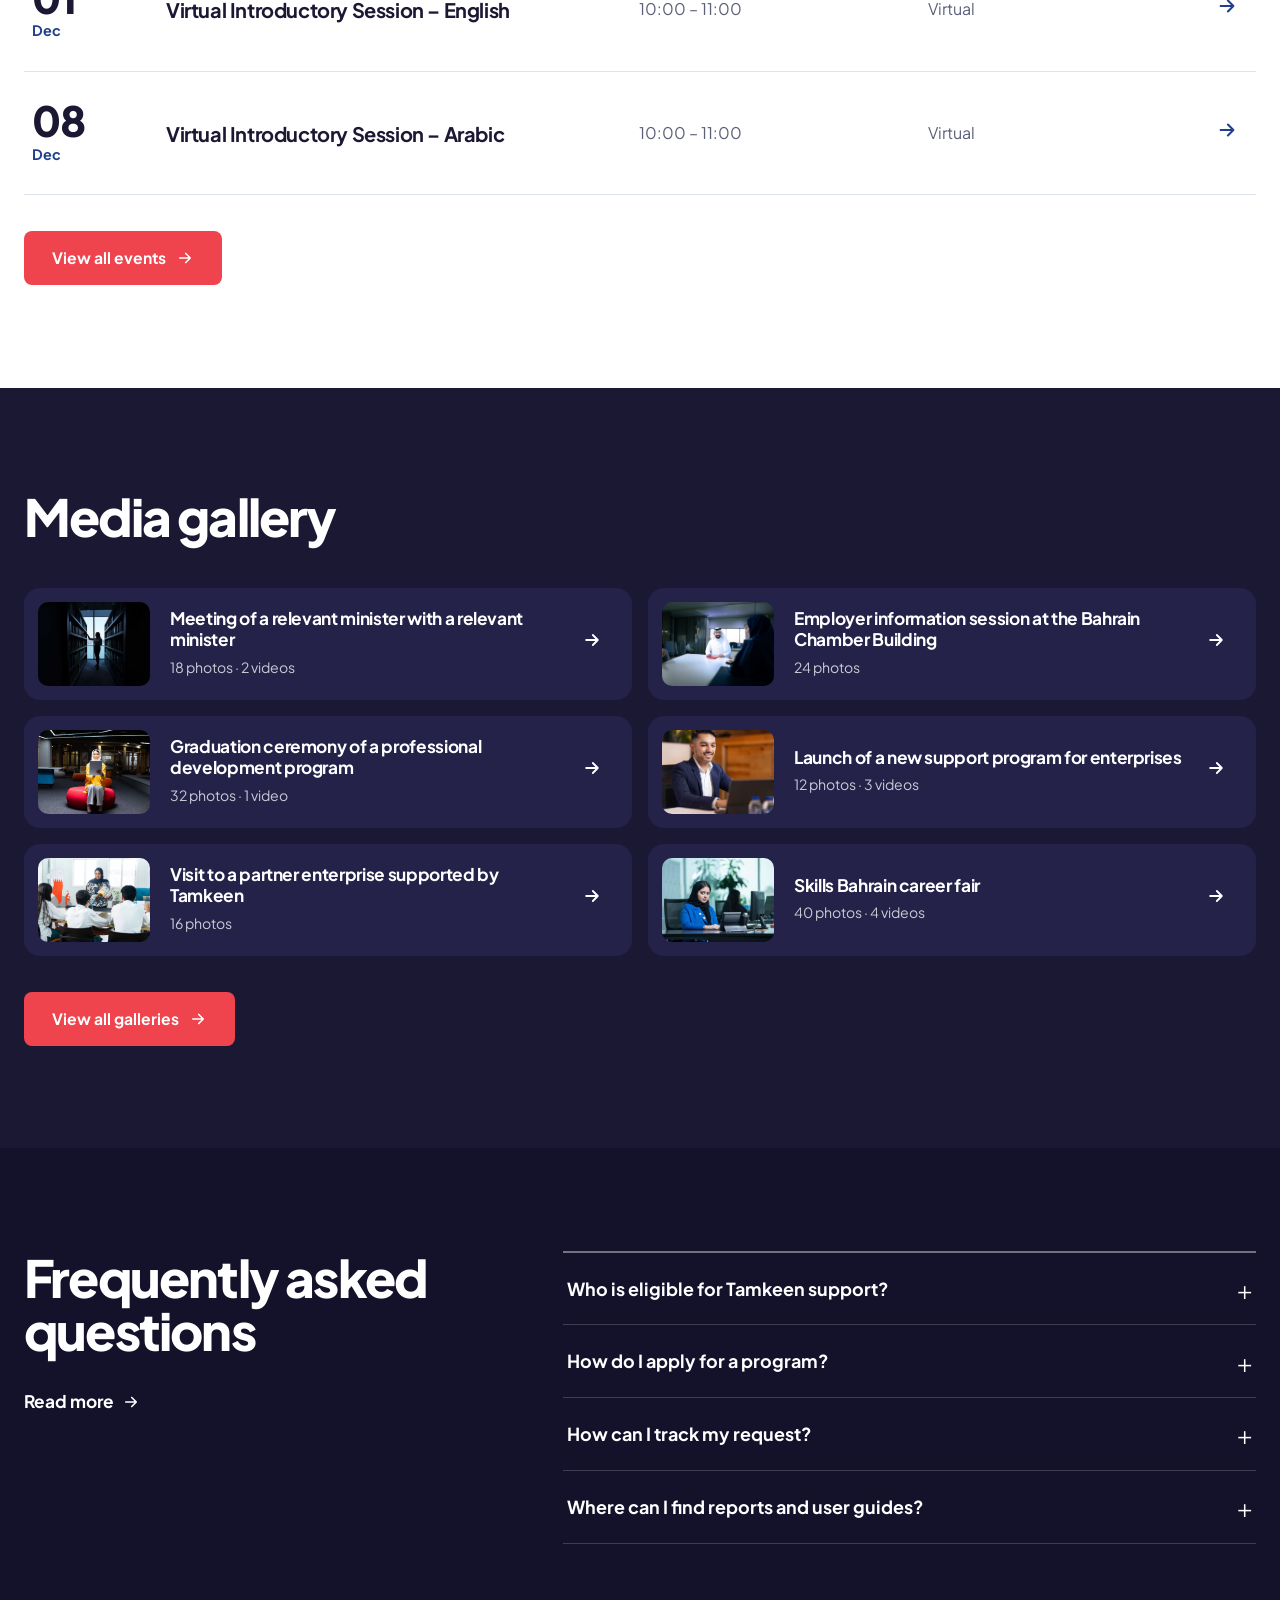
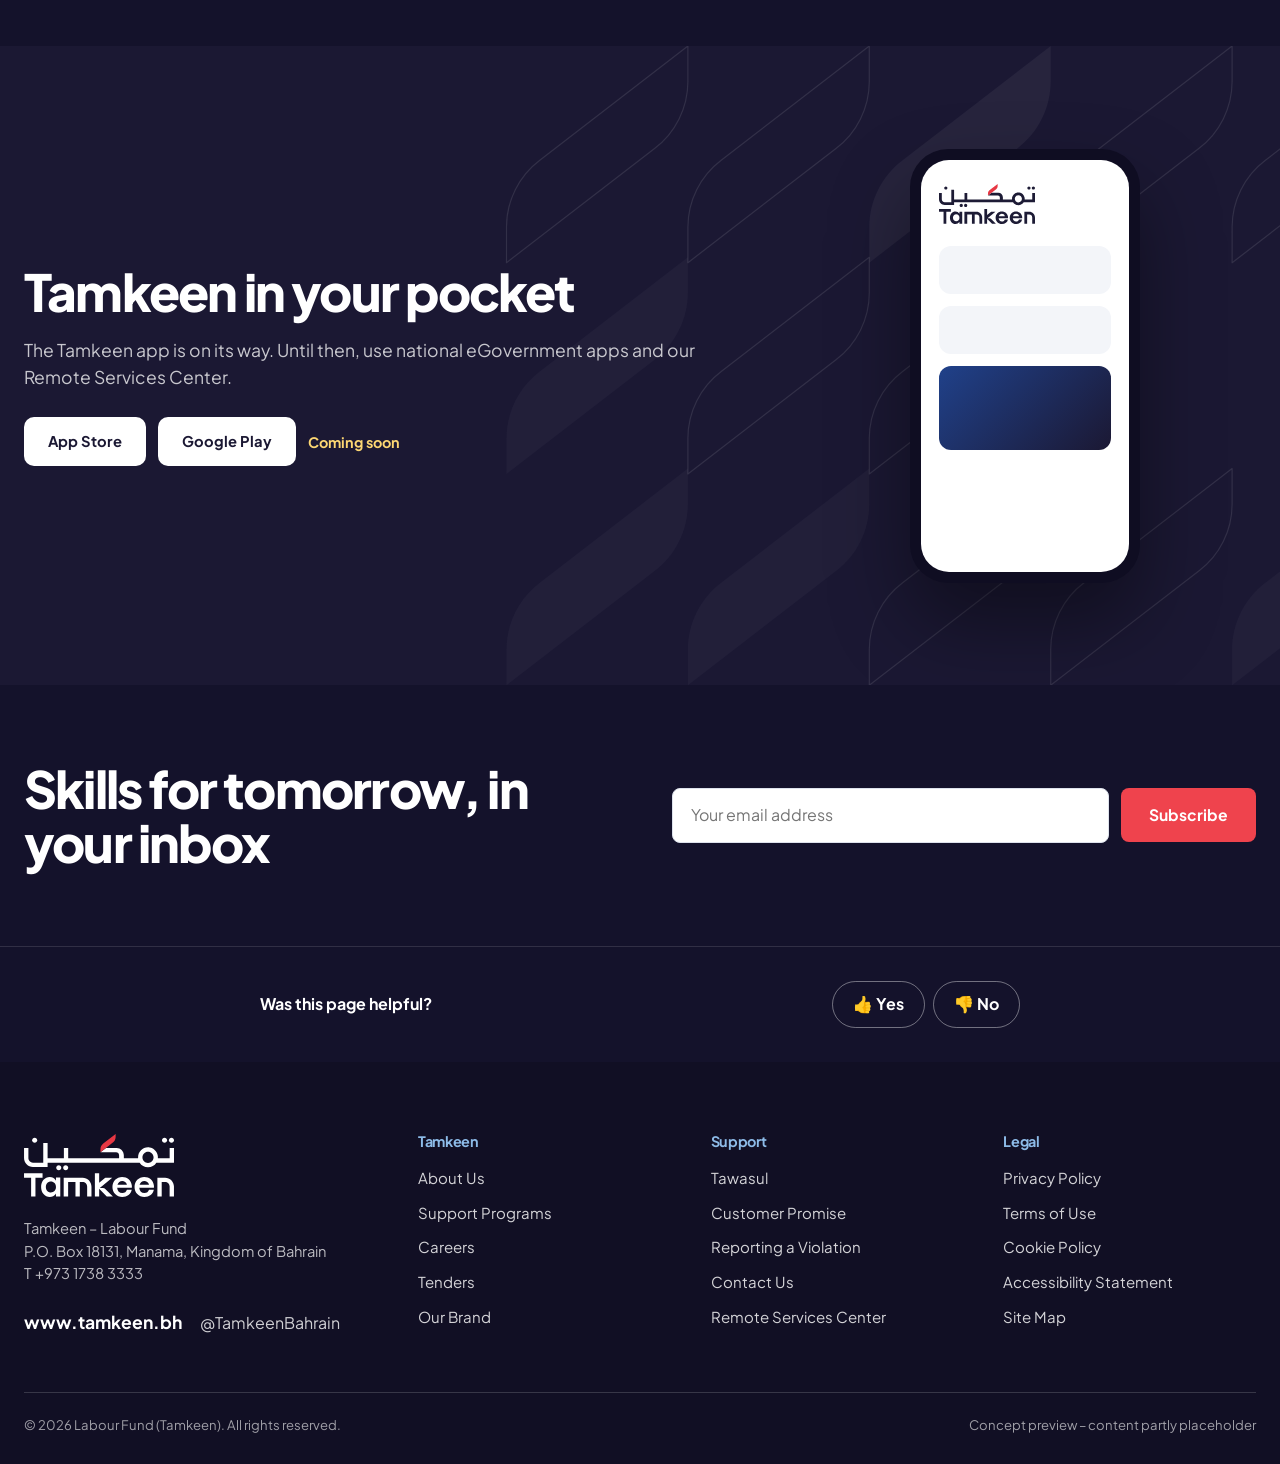
<file: concept-a.html>
<!doctype html>
<html lang="en"><head><meta charset="utf-8"><meta name="robots" content="noindex,nofollow"><meta name="viewport" content="width=device-width,initial-scale=1">
<title>Tamkeen Homepage – Concept A</title>
<link rel="preconnect" href="https://fonts.googleapis.com"><link rel="preconnect" href="https://fonts.gstatic.com" crossorigin>
<link href="https://fonts.googleapis.com/css2?family=Plus+Jakarta+Sans:wght@300;400;500;600;700;800&display=swap" rel="stylesheet">
<link rel="stylesheet" href="assets/base.css?v=22"><link rel="stylesheet" href="assets/a.css?v=22">
</head><body class="a">
<a class="skip" href="#main">Skip to main content</a>
<div class="a11y" role="region" aria-label="Accessibility tools"><div class="wrap">
  <span class="gov">An official website of the Kingdom of Bahrain</span>
  <div class="tools" role="toolbar" aria-label="Accessibility tools"><span class="tl">Accessibility</span>
    <button data-fs="-10" aria-label="Decrease text size">A−</button>
    <button data-fs="0" aria-label="Reset text size">A</button>
    <button data-fs="10" aria-label="Increase text size">A+</button>
    <button data-contrast aria-pressed="false">High contrast</button>
    <button data-links aria-pressed="false">Underline links</button>
  </div>
</div></div>
<header class="hdr" id="hdr"><div class="wrap">
  <a class="logo" href="#" aria-label="Tamkeen home"><img src="assets/logo-white.svg" alt="Tamkeen – تمكين"></a>
  <nav class="nav" aria-label="Main"><a href="#">About Us</a><a href="#">Support Programs</a><a href="#">Business Insights</a><a href="#">Skills Bahrain</a><a href="#">Contact Us</a><a href="#">Remote Services Center</a></nav>
  <div class="hact"><div class="lang" role="group" aria-label="Language"><a href="#" aria-current="true">EN</a><a href="#" lang="ar">عربي</a></div><a class="btn sm lg" href="#">Log in</a></div>
  <button class="menu" aria-label="Menu" onclick="document.getElementById('hdr').classList.toggle('open')"><svg width="24" height="24" viewBox="0 0 24 24" fill="none" stroke="currentColor" stroke-width="2.2" stroke-linecap="round"><path d="M4 7h16M4 12h16M4 17h16"/></svg></button>
</div></header>
<main id="main">

<section class="hero" data-carousel aria-roledescription="carousel" aria-label="Featured programs">
  <h1 class="sr">Tamkeen – Driving growth. Creating impact.</h1>
  <div class="stage" aria-live="off"><article class="slide on" aria-roledescription="slide" aria-label="1 of 4" aria-hidden="false">
  <figure class="ph"><img src="assets/img/hero-library-wide.webp" alt="A silhouetted woman between library shelves facing a sea view" style="object-position:100% 50%"></figure>
  <div class="txt wrap"><div class="hcard"><h2 class="hl"><em>300,000+</em> opportunities<br>created for Bahrainis</h2><p class="lead">Driving growth. Creating impact for Bahrain: 2.6 BHD billion invested in supporting Bahrainis and enterprises since our foundation.</p>
    <div class="acts"><a class="btn pri" href="#">See our impact <svg viewBox="0 0 24 24" fill="none" stroke="currentColor" stroke-width="2.2" stroke-linecap="round" stroke-linejoin="round" aria-hidden="true"><path d="M5 12h14M13 6l6 6-6 6"/></svg></a></div></div></div>
</article><article class="slide" aria-roledescription="slide" aria-label="2 of 4" aria-hidden="true">
  <figure class="ph"><img src="assets/img/hero-laptop-wide-v2.webp" alt="A Bahraini professional smiling while working on a laptop" style="object-position:100% 50%" loading="lazy"></figure>
  <div class="txt wrap"><div class="hcard"><h2 class="hl">Your <em>growth</em><br>starts here</h2><p class="lead">Explore the programs that support career development for Bahraini talent through specialized skills that increase their competitiveness.</p>
    <div class="acts"><a class="btn pri" href="#">Explore career programs <svg viewBox="0 0 24 24" fill="none" stroke="currentColor" stroke-width="2.2" stroke-linecap="round" stroke-linejoin="round" aria-hidden="true"><path d="M5 12h14M13 6l6 6-6 6"/></svg></a></div></div></div>
</article><article class="slide" aria-roledescription="slide" aria-label="3 of 4" aria-hidden="true">
  <figure class="ph"><img src="assets/img/hero-meeting-wide-v2.webp" alt="Two colleagues in a meeting at a bright office table" style="object-position:100% 50%" loading="lazy"></figure>
  <div class="txt wrap"><div class="hcard"><h2 class="hl">Grow your <em>team</em><br>with Tamkeen</h2><p class="lead">Our support enables enterprises to innovate, grow, transform, digitize, become more productive and potentially internationalize.</p>
    <div class="acts"><a class="btn pri" href="#">Explore enterprise support <svg viewBox="0 0 24 24" fill="none" stroke="currentColor" stroke-width="2.2" stroke-linecap="round" stroke-linejoin="round" aria-hidden="true"><path d="M5 12h14M13 6l6 6-6 6"/></svg></a></div></div></div>
</article><article class="slide" aria-roledescription="slide" aria-label="4 of 4" aria-hidden="true">
  <figure class="ph"><img src="assets/img/hero-tablet-wide.webp" alt="A young Bahraini woman in a yellow jacket holding a tablet" style="object-position:100% 50%" loading="lazy"></figure>
  <div class="txt wrap"><div class="hcard"><h2 class="hl">Skills for <em>tomorrow</em>,<br>starting today</h2><p class="lead">Discover programs that incentivize enterprises to employ local talent, making Bahrainis the first choice of employment in the labor market.</p>
    <div class="acts"><a class="btn pri" href="#">Explore employment support <svg viewBox="0 0 24 24" fill="none" stroke="currentColor" stroke-width="2.2" stroke-linecap="round" stroke-linejoin="round" aria-hidden="true"><path d="M5 12h14M13 6l6 6-6 6"/></svg></a></div></div></div>
</article></div>
  <div class="hbar wrap"><div class="dots"><button data-go="0" aria-label="Go to slide 1"><i></i></button><button data-go="1" aria-label="Go to slide 2"><i></i></button><button data-go="2" aria-label="Go to slide 3"><i></i></button><button data-go="3" aria-label="Go to slide 4"><i></i></button></div><div class="ctrl"><button data-prev aria-label="Previous slide"><svg viewBox="0 0 24 24" fill="none" stroke="currentColor" stroke-width="2.2" stroke-linecap="round" stroke-linejoin="round" aria-hidden="true"><path d="M19 12H5M11 6l-6 6 6 6"/></svg></button><button data-next aria-label="Next slide"><svg viewBox="0 0 24 24" fill="none" stroke="currentColor" stroke-width="2.2" stroke-linecap="round" stroke-linejoin="round" aria-hidden="true"><path d="M5 12h14M13 6l6 6-6 6"/></svg></button></div></div>
</section>

<section class="finder" id="finder" data-t="dk" aria-labelledby="fh"><div class="wrap"><div class="fbox shp rv" data-finder>
  <div class="ftop"><div><p class="sub"><svg class="mk" viewBox="51.05 48.34 502.31 600" aria-hidden="true"><path fill="#EF434D" d="M51.05,648.34l410.05-316.28c57.89-43.42,92.26-112.76,92.26-185.13V48.34L143.32,364.62c-57.89,43.42-92.26,112.76-92.26,185.13v98.59Z"/></svg><span>Interactive Program Finder</span></p><h2 id="fh" class="fh">Find the right program for you</h2></div>
    <div class="aud" role="group" aria-label="I am"><button data-aud="ind" aria-pressed="true">I’m an individual</button><button data-aud="ent" aria-pressed="false">I run an enterprise</button></div></div>
  <p class="fl">What do you want to achieve?</p>
  <div data-chips></div>
  <div data-results aria-live="polite"></div>
</div></div></section>

<section class="sec about" id="about" data-t="wh"><div class="wrap">
  <div class="ab-top rv"><h2 class="h2">We enable <em>growth and prosperity</em> for Bahrain and its people</h2>
    <div><p class="lead">Since 2006 we have been supporting the private sector to be the key engine of economic growth, and to empower Bahraini talent to be the first choice of employment in the labor market. These two mandates drive our support programs, partnerships, and initiatives.</p>
      <p class="lead">We support enterprises to grow, transform, and innovate, and we help upskill and reskill local talent to become more productive and competitive in the workforce, locally and internationally.</p>
      <a class="arrow lnk" href="#">Find out more <svg viewBox="0 0 24 24" fill="none" stroke="currentColor" stroke-width="2.2" stroke-linecap="round" stroke-linejoin="round" aria-hidden="true"><path d="M5 12h14M13 6l6 6-6 6"/></svg></a></div></div>
  <div class="pillars rv"><a class="pil shp" href="#"><img src="assets/img/297A4941-copy.jpg" alt="" loading="lazy" style="object-position:50% 30%"><div class="pt"><h3>Employment support</h3><p>Programs that incentivize enterprises to employ local talent, making Bahrainis the first choice of employment.</p><span class="arrow">Explore <svg viewBox="0 0 24 24" fill="none" stroke="currentColor" stroke-width="2.2" stroke-linecap="round" stroke-linejoin="round" aria-hidden="true"><path d="M5 12h14M13 6l6 6-6 6"/></svg></span></div></a><a class="pil shp" href="#"><img src="assets/img/FOTC3121-copy.jpg" alt="" loading="lazy" style="object-position:50% 50%"><div class="pt"><h3>Career development</h3><p>Specialized skills and training that increase the competitiveness of Bahraini talent.</p><span class="arrow">Explore <svg viewBox="0 0 24 24" fill="none" stroke="currentColor" stroke-width="2.2" stroke-linecap="round" stroke-linejoin="round" aria-hidden="true"><path d="M5 12h14M13 6l6 6-6 6"/></svg></span></div></a><a class="pil shp" href="#"><img src="assets/img/Business-Growth-copy_-copy-1.jpg" alt="" loading="lazy" style="object-position:40% 40%"><div class="pt"><h3>Enterprise support</h3><p>Support for enterprises to innovate, grow, digitize and become more productive.</p><span class="arrow">Explore <svg viewBox="0 0 24 24" fill="none" stroke="currentColor" stroke-width="2.2" stroke-linecap="round" stroke-linejoin="round" aria-hidden="true"><path d="M5 12h14M13 6l6 6-6 6"/></svg></span></div></a></div></div></section>

<section class="sec stats" id="stats" data-t="dk2"><div class="pat bgpat " data-cols="9" data-rows="3" data-cells="0,0:o;0,1:o;0,2:f;1,1:o;1,2:o;2,1:o;3,0:o;4,0:o;4,1:g;5,0:o;5,1:f;5,2:g;6,0:o;6,1:o;6,2:g;7,1:g;7,2:o;8,0:o;8,2:o" data-fill="rgba(255,255,255,.03)" data-fill2="rgba(255,255,255,.05)" data-stroke="rgba(255,255,255,.1)" data-sw="1.2" data-slice="1" aria-hidden="true"></div><div class="wrap">
  <h2 class="h2 rv">Driving growth. <em>Creating impact.</em></h2>
  <div class="st-grid rv">
    <div class="big shp"><div class="bn"><b><span data-count="300">0</span>K+</b><span class="bl">Opportunities created for Bahrainis since 2006</span></div>
      <svg class="trend" viewBox="0 0 600 260" preserveAspectRatio="none" aria-hidden="true"><defs><linearGradient id="tg" x1="0" y1="0" x2="0" y2="1"><stop offset="0" stop-color="#6AA9DD" stop-opacity=".45"/><stop offset="1" stop-color="#6AA9DD" stop-opacity="0"/></linearGradient></defs>
        <path d="M0 250 C120 240 200 215 280 160 S440 60 600 8 L600 260 L0 260Z" fill="url(#tg)"/><path class="tl" d="M0 250 C120 240 200 215 280 160 S440 60 600 8" fill="none" stroke="#8DBBE8" stroke-width="3" stroke-linecap="round"/><circle cx="594" cy="10" r="7" fill="#EF434D"/></svg></div>
    <div class="st shp"><b><span data-count="233">0</span>K+</b><span>Individuals supported</span><div class="bars"><em style="--w:100%%"></em></div></div>
    <div class="st shp"><b><span data-count="92">0</span>K+</b><span>Enterprises supported</span><div class="bars"><em style="--w:40%%"></em></div></div>
    <div class="st shp"><b><span data-count="2.6">0</span><small> BHD bn</small></b><span>Invested since our foundation</span><div class="bars"><em style="--w:64%%"></em></div></div>
  </div>
</div></section>

<section class="sec partS" id="partners" data-t="wh"><div class="wrap">
  <div class="head rv"><h2 class="h2">Inspire. Connect. Grow</h2>
    <p class="lead">Our strategic approach is based on Bahrain’s economic vision to empower the private sector and promote the participation of Bahraini talent.</p></div></div>
  <div class="marquee rv" aria-label="Our partners"><div class="mtrack"><span class="plogo"><img src="assets/img/partners/bibf.png" alt="BIBF" style="height:56px"></span><span class="plogo"><img src="assets/img/partners/general-assembly.png" alt="General Assembly" style="height:64px"></span><span class="plogo"><img src="assets/img/partners/coursera.png" alt="Coursera" style="height:50px"></span><span class="plogo"><img src="assets/img/partners/localized.png" alt="Localized" style="height:48px"></span><span class="plogo"><img src="assets/img/partners/skills-union.png" alt="Skills Union" style="height:46px"></span><span class="plogo"><img src="assets/img/partners/zoho.png" alt="Zoho" style="height:76px"></span><span class="plogo"><img src="assets/img/partners/bbk.png" alt="BBK" style="height:150px"></span><span class="plogo"><img src="assets/img/partners/kfh.png" alt="KFH" style="height:72px"></span><span class="plogo"><img src="assets/img/partners/hope.png" alt="Hope" style="height:60px"></span><span class="plogo"><img src="assets/img/partners/export-bahrain.png" alt="Export Bahrain" style="height:90px"></span><span class="plogo" aria-hidden="true"><img src="assets/img/partners/bibf.png" alt="" style="height:56px"></span><span class="plogo" aria-hidden="true"><img src="assets/img/partners/general-assembly.png" alt="" style="height:64px"></span><span class="plogo" aria-hidden="true"><img src="assets/img/partners/coursera.png" alt="" style="height:50px"></span><span class="plogo" aria-hidden="true"><img src="assets/img/partners/localized.png" alt="" style="height:48px"></span><span class="plogo" aria-hidden="true"><img src="assets/img/partners/skills-union.png" alt="" style="height:46px"></span><span class="plogo" aria-hidden="true"><img src="assets/img/partners/zoho.png" alt="" style="height:76px"></span><span class="plogo" aria-hidden="true"><img src="assets/img/partners/bbk.png" alt="" style="height:150px"></span><span class="plogo" aria-hidden="true"><img src="assets/img/partners/kfh.png" alt="" style="height:72px"></span><span class="plogo" aria-hidden="true"><img src="assets/img/partners/hope.png" alt="" style="height:60px"></span><span class="plogo" aria-hidden="true"><img src="assets/img/partners/export-bahrain.png" alt="" style="height:90px"></span></div></div>
</section>

<section class="sec lawS" id="laws" data-t="dk2"><div class="wrap lawwrap">
  <div class="rv"><h2 class="h2">Transparent by <em>design</em></h2>
    <p class="lead">Key laws governing the entity, with legislation dates, recent amendments and links to full texts.</p>
    <a class="btn pri" style="margin-top:28px" href="#" target="_blank" rel="noopener">View all laws and regulations <svg viewBox="0 0 24 24" fill="none" stroke="currentColor" stroke-width="2.2" stroke-linecap="round" stroke-linejoin="round" aria-hidden="true"><path d="M7 17L17 7M9 7h8v8"/></svg></a></div>
  <div class="laws rv"><a class="lawrow shp" href="#"><b>Law establishing the Labour Fund (Tamkeen)</b><span>Issued: 2006</span><span class="arrow">Full text <svg viewBox="0 0 24 24" fill="none" stroke="currentColor" stroke-width="2.2" stroke-linecap="round" stroke-linejoin="round" aria-hidden="true"><path d="M5 12h14M13 6l6 6-6 6"/></svg></span></a><a class="lawrow shp" href="#"><b>Regulation title</b><span>Issued: Date</span><span class="arrow">Full text <svg viewBox="0 0 24 24" fill="none" stroke="currentColor" stroke-width="2.2" stroke-linecap="round" stroke-linejoin="round" aria-hidden="true"><path d="M5 12h14M13 6l6 6-6 6"/></svg></span></a><a class="lawrow shp" href="#"><b>Regulation title</b><span>Issued: Date</span><span class="arrow">Full text <svg viewBox="0 0 24 24" fill="none" stroke="currentColor" stroke-width="2.2" stroke-linecap="round" stroke-linejoin="round" aria-hidden="true"><path d="M5 12h14M13 6l6 6-6 6"/></svg></span></a></div>
</div></section>

<section class="sec sdgS" id="sdg" data-t="dk"><div class="pat orn o-sdg stair" data-cols="5" data-rows="5" data-fill="rgba(255,255,255,.1)" data-stair="1" aria-hidden="true"></div><div class="wrap">
  <div class="sdgbox shp rv">
    <h2 class="h2">Sustainable <em>development</em></h2>
    <p class="lead">Our commitment to the United Nations Sustainable Development Goals and Bahrain’s national sustainability strategy shapes the programs we design and the partnerships we build.</p>
    <p class="lead">Through quality training, decent work and support for innovative enterprises, we help create lasting economic and social impact.</p>
    <a class="arrow" href="#">Read more <svg viewBox="0 0 24 24" fill="none" stroke="currentColor" stroke-width="2.2" stroke-linecap="round" stroke-linejoin="round" aria-hidden="true"><path d="M5 12h14M13 6l6 6-6 6"/></svg></a></div>
</div></section>

<section class="sec storyS" id="stories" data-t="wh"><div class="wrap">
  <div class="head rv"><h2 class="h2">Tamkeen has always been a key driver of Bahrain’s economy</h2>
    <div class="side"><div class="tabs" data-tabs role="tablist" aria-label="Story type"><button class="on" role="tab" aria-selected="true" data-tab="ind">Individuals</button><button role="tab" aria-selected="false" data-tab="ent">Enterprises</button></div></div></div>
  <div class="stiles rv" id="p-ind"><div class="scol"><a class="stile" href="#"><div class="sim"><img src="assets/img/Malak-Faisal-BNET-729x486.jpg" alt="Portrait of Malak Faisal" loading="lazy"></div><p class="tags"><span>Data Analyst</span><span>BNET</span></p><h3>Malak Faisal</h3><p class="sq2">Tamkeen’s support gave me the skills and confidence to take the next step in my career.</p></a><a class="stile" href="#"><div class="sim"><img src="assets/img/Sarah-Khalaf-729x489.jpg" alt="Portrait of Sara Khalaf" loading="lazy"></div><p class="tags"><span>Information Security Officer</span><span>Khaleeji Bank</span></p><h3>Sara Khalaf</h3><p class="sq2">With Tamkeen behind me, I could focus on learning and building real experience.</p></a></div><div class="scol off"><a class="stile" href="#"><div class="sim"><img src="assets/img/Hamed-AlMahari-729x486.jpg" alt="Portrait of Hamed AlMahari" loading="lazy"></div><p class="tags"><span>Digital Marketing Specialist</span><span>Jahez International Company</span></p><h3>Hamed AlMahari</h3><p class="sq2">The program opened doors I did not know existed and helped me grow in my field.</p></a><a class="stile" href="#"><div class="sim"><img src="assets/img/Isa-Al-Mannai-729x491.jpg" alt="Portrait of Isa Almannai" loading="lazy"></div><p class="tags"><span>Cyber Security Specialist</span><span>BEYON Cyber Company</span></p><h3>Isa Almannai</h3><p class="sq2">The training and mentoring made the move into this role possible.</p></a></div></div>
  <div class="stiles rv" id="p-ent" hidden><div class="scol"><a class="stile" href="#"><div class="sim"><img src="assets/img/Kawthar-Alsaffar-729x513.jpg" alt="Portrait of Kawthar Alsaffar" loading="lazy"></div><p class="tags"><span>Founder</span><span>Mint Mail Box</span></p><h3>Kawthar Alsaffar</h3><p class="sq2">Tamkeen’s support helped us launch faster and reach our first customers with confidence.</p></a><a class="stile" href="#"><div class="sim"><img src="assets/img/Ahmed-Mahmood-729x486.jpg" alt="Portrait of Ahmed Mahmood" loading="lazy"></div><p class="tags"><span>Founder</span><span>Doctori App</span></p><h3>Ahmed Mahmood</h3><p class="sq2">Having Tamkeen as a partner made it possible to scale our business in Bahrain.</p></a></div><div class="scol off"><a class="stile" href="#"><div class="sim"><img src="assets/img/Nezar-Al-Saie-729x474.jpg" alt="Portrait of Nezar Al-Saie" loading="lazy"></div><p class="tags"><span>Founder</span><span>Kalaam Telecom</span></p><h3>Nezar Al-Saie</h3><p class="sq2">The funding and advice allowed our team to grow and invest in better technology.</p></a><a class="stile" href="#"><div class="sim"><img src="assets/img/FACEKI-Hamza-AlGhatam-729x486.jpg" alt="Portrait of Hamza Al Ghatam" loading="lazy"></div><p class="tags"><span>CEO</span><span>FACEKI</span></p><h3>Hamza Al Ghatam</h3><p class="sq2">The program gave us the resources to expand and hire talented Bahrainis.</p></a></div></div>
  <div class="morerow"><a class="btn pri" href="#">View all success stories <svg viewBox="0 0 24 24" fill="none" stroke="currentColor" stroke-width="2.2" stroke-linecap="round" stroke-linejoin="round" aria-hidden="true"><path d="M5 12h14M13 6l6 6-6 6"/></svg></a></div>
</div></section>

<section class="sec contS" id="contact" data-t="dk2"><div class="wrap">
  <h2 class="h2 rv">Contact <em>us</em></h2>
  <div class="cgrid rv">
    <div class="map"><iframe id="gmap" title="Map of Tamkeen service centers" loading="lazy" referrerpolicy="no-referrer-when-downgrade" src="https://maps.google.com/maps?q=26.2325003,50.5364399+(Seef+Mall)&z=16&output=embed"></iframe></div>
    <div class="branches">
      <div class="br shp"><b class="bh">Service centers</b>
        <div class="loc on" data-map="26.2325003,50.5364399+(Seef+Mall)"><button type="button" class="lsel"><i class="dot r"></i><span><b>Seef Mall</b>Next to Gate 10<small>Sunday to Thursday · 08:00 – 15:30</small></span></button><a class="arrow" href="https://maps.app.goo.gl/ECaB4FxjJVGFE4so6" target="_blank" rel="noopener">Directions <svg viewBox="0 0 24 24" fill="none" stroke="currentColor" stroke-width="2.2" stroke-linecap="round" stroke-linejoin="round" aria-hidden="true"><path d="M7 17L17 7M9 7h8v8"/></svg></a></div>
        <div class="loc" data-map="26.2305406,50.5445095+(Bahrain+Chamber+Building)"><button type="button" class="lsel"><i class="dot b"></i><span><b>Bahrain Chamber Building</b>Service Center<small>Sunday to Thursday · 08:00 – 15:30</small></span></button><a class="arrow" href="https://maps.app.goo.gl/VoZBzCvE1Pdwshkr9" target="_blank" rel="noopener">Directions <svg viewBox="0 0 24 24" fill="none" stroke="currentColor" stroke-width="2.2" stroke-linecap="round" stroke-linejoin="round" aria-hidden="true"><path d="M7 17L17 7M9 7h8v8"/></svg></a></div></div>
      <div class="cta2"><a class="btn pri" href="#">Contact us <svg viewBox="0 0 24 24" fill="none" stroke="currentColor" stroke-width="2.2" stroke-linecap="round" stroke-linejoin="round" aria-hidden="true"><path d="M5 12h14M13 6l6 6-6 6"/></svg></a></div>
    </div>
  </div>
  </div></section><section class="sec formS" id="contact-forms" data-t="wh"><div class="wrap"><div class="forms rv">
    <a class="fcard" href="#"><span class="qi"><svg viewBox="0 0 48 48" fill="none" stroke="#20418A" stroke-width="2.2" stroke-linecap="round" stroke-linejoin="round"><path d="M8 11h32v20H21l-8 7v-7H8z" fill="#6AA9DD" fill-opacity=".4"/><path d="M16 19h16M16 25h9"/></svg></span><b>Complaints &amp; suggestions</b><span class="fd">Tell us what went wrong or how we can improve. One form, handled through Tawasul.</span><span class="arrow">Open form <svg viewBox="0 0 24 24" fill="none" stroke="currentColor" stroke-width="2.2" stroke-linecap="round" stroke-linejoin="round" aria-hidden="true"><path d="M5 12h14M13 6l6 6-6 6"/></svg></span></a>
    <a class="fcard" href="#"><span class="qi"><svg viewBox="0 0 48 48" fill="none" stroke="#20418A" stroke-width="2.2" stroke-linecap="round" stroke-linejoin="round"><path d="M24 6l15 6v11c0 9-6 16-15 19-9-3-15-10-15-19V12z" fill="#6AA9DD" fill-opacity=".4"/><path d="M24 17v9M24 31v.5"/></svg></span><b>Report a violation</b><span class="fd">Confidential reporting channel.</span><span class="arrow">Open form <svg viewBox="0 0 24 24" fill="none" stroke="currentColor" stroke-width="2.2" stroke-linecap="round" stroke-linejoin="round" aria-hidden="true"><path d="M5 12h14M13 6l6 6-6 6"/></svg></span></a>
    <a class="fcard" href="#"><span class="qi"><svg viewBox="0 0 48 48" fill="none" stroke="#20418A" stroke-width="2.2" stroke-linecap="round" stroke-linejoin="round"><circle cx="18" cy="17" r="6" fill="#6AA9DD" fill-opacity=".4"/><circle cx="33" cy="19" r="5"/><path d="M6 40c0-7 5-12 12-12s12 5 12 12M30 30c6 0 12 3 12 10"/></svg></span><b>Sharekna</b><span class="fd">The national e-participation platform.</span><span class="arrow">Visit <svg viewBox="0 0 24 24" fill="none" stroke="currentColor" stroke-width="2.2" stroke-linecap="round" stroke-linejoin="round" aria-hidden="true"><path d="M7 17L17 7M9 7h8v8"/></svg></span></a>
  </div></div></section>

<section class="sec pollS" id="poll" data-t="dk"><div class="wrap">
  <form class="pollbox shp rv" data-poll>
    <div class="pq"><h2 class="h2">What should we focus on <em>next</em>?</h2><p class="lead">Your voice shapes our programs. One question, one click.</p>
      <a class="arrow" href="#">Previous polls <svg viewBox="0 0 24 24" fill="none" stroke="currentColor" stroke-width="2.2" stroke-linecap="round" stroke-linejoin="round" aria-hidden="true"><path d="M5 12h14M13 6l6 6-6 6"/></svg></a></div>
    <div class="po"><fieldset><legend class="sr">Choose one option</legend>
      <label class="opt"><input type="radio" name="p" value="Career programs"><span><b>Career programs</b><small>Jobs, skills and leadership</small></span></label>
      <label class="opt"><input type="radio" name="p" value="Enterprise support"><span><b>Enterprise support</b><small>Funding, advice and digital tools</small></span></label>
      <label class="opt"><input type="radio" name="p" value="Training &amp; upskilling"><span><b>Training &amp; upskilling</b><small>Programs and certifications</small></span></label></fieldset>
      <button class="btn pri" type="submit">Vote <svg viewBox="0 0 24 24" fill="none" stroke="currentColor" stroke-width="2.2" stroke-linecap="round" stroke-linejoin="round" aria-hidden="true"><path d="M5 12h14M13 6l6 6-6 6"/></svg></button></div>
  </form>
</div></section>

<section class="sec newsS" id="news" data-t="dk2"><div class="pat bgpat " data-cols="9" data-rows="3" data-cells="0,0:o;0,1:f;0,2:g;1,0:o;1,1:f;1,2:g;2,0:g;2,1:o;2,2:f;3,0:o;3,1:o;3,2:g;4,0:o;4,1:o;4,2:g;5,0:f;5,1:o;5,2:o;6,0:o;6,2:o;7,0:f;7,1:o;7,2:g;8,0:g;8,1:o;8,2:f" data-fill="rgba(255,255,255,.03)" data-fill2="rgba(255,255,255,.05)" data-stroke="rgba(255,255,255,.1)" data-sw="1.2" data-slice="1" aria-hidden="true"></div><div class="wrap">
  <div class="head rv"><h2 class="h2">Latest <em>news</em></h2><div class="side"><div class="ctrl" aria-label="Scroll controls"><button type="button" data-rail-prev="news-rail" aria-label="Previous"><svg viewBox="0 0 24 24" fill="none" stroke="currentColor" stroke-width="2.2" stroke-linecap="round" stroke-linejoin="round" aria-hidden="true"><path d="M19 12H5M11 6l-6 6 6 6"/></svg></button><button type="button" data-rail-next="news-rail" aria-label="Next"><svg viewBox="0 0 24 24" fill="none" stroke="currentColor" stroke-width="2.2" stroke-linecap="round" stroke-linejoin="round" aria-hidden="true"><path d="M5 12h14M13 6l6 6-6 6"/></svg></button></div></div></div>
  <div class="rail rv" id="news-rail" data-rail><a class="nc shp" href="#"><div class="im"><img src="assets/img/FOTC3121-copy.jpg" alt="" loading="lazy"></div><div class="tx"><small>12 Nov 2026</small><h3>Tamkeen launches a new program to help Bahraini enterprises adopt digital tools and artificial intelligence</h3><span class="arrow">Read more <svg viewBox="0 0 24 24" fill="none" stroke="currentColor" stroke-width="2.2" stroke-linecap="round" stroke-linejoin="round" aria-hidden="true"><path d="M5 12h14M13 6l6 6-6 6"/></svg></span></div></a><a class="nc shp" href="#"><div class="im"><img src="assets/img/Business-Growth-copy_-copy-1.jpg" alt="" loading="lazy"></div><div class="tx"><small>04 Nov 2026</small><h3>Tamkeen and its partners sign an agreement to expand training opportunities for Bahraini jobseekers</h3><span class="arrow">Read more <svg viewBox="0 0 24 24" fill="none" stroke="currentColor" stroke-width="2.2" stroke-linecap="round" stroke-linejoin="round" aria-hidden="true"><path d="M5 12h14M13 6l6 6-6 6"/></svg></span></div></a><a class="nc shp" href="#"><div class="im"><img src="assets/img/297A4941-copy.jpg" alt="" loading="lazy"></div><div class="tx"><small>28 Oct 2026</small><h3>More than one thousand Bahrainis complete specialized training programs supported by Tamkeen this quarter</h3><span class="arrow">Read more <svg viewBox="0 0 24 24" fill="none" stroke="currentColor" stroke-width="2.2" stroke-linecap="round" stroke-linejoin="round" aria-hidden="true"><path d="M5 12h14M13 6l6 6-6 6"/></svg></span></div></a><a class="nc shp" href="#"><div class="im"><img src="assets/img/MicrosoftTeams-image-48-729x486.jpg" alt="" loading="lazy"></div><div class="tx"><small>19 Oct 2026</small><h3>Tamkeen opens applications for its support programs for small and medium enterprises</h3><span class="arrow">Read more <svg viewBox="0 0 24 24" fill="none" stroke="currentColor" stroke-width="2.2" stroke-linecap="round" stroke-linejoin="round" aria-hidden="true"><path d="M5 12h14M13 6l6 6-6 6"/></svg></span></div></a><a class="nc shp" href="#"><div class="im"><img src="assets/img/Nayef-Al-Alawi-729x486.jpg" alt="" loading="lazy"></div><div class="tx"><small>07 Oct 2026</small><h3>Tamkeen participates in a national forum on employment and the future of work in Bahrain</h3><span class="arrow">Read more <svg viewBox="0 0 24 24" fill="none" stroke="currentColor" stroke-width="2.2" stroke-linecap="round" stroke-linejoin="round" aria-hidden="true"><path d="M5 12h14M13 6l6 6-6 6"/></svg></span></div></a></div>
  <div class="morerow"><a class="btn pri" href="#">View all news <svg viewBox="0 0 24 24" fill="none" stroke="currentColor" stroke-width="2.2" stroke-linecap="round" stroke-linejoin="round" aria-hidden="true"><path d="M5 12h14M13 6l6 6-6 6"/></svg></a></div></div></section>

<section class="sec calS" id="events" data-t="wh"><div class="wrap">
  <div class="head rv"><h2 class="h2">Calendar of events</h2></div>
  <div class="evrows rv"><a class="er" href="#"><span class="d"><b>17</b><span>Nov</span></span><h3>Virtual Introductory Session – English</h3><span class="m">10:00 – 11:00</span><span class="m">Virtual</span><span class="go"><svg viewBox="0 0 24 24" fill="none" stroke="currentColor" stroke-width="2.2" stroke-linecap="round" stroke-linejoin="round" aria-hidden="true"><path d="M5 12h14M13 6l6 6-6 6"/></svg></span></a><a class="er" href="#"><span class="d"><b>24</b><span>Nov</span></span><h3>Virtual Introductory Session – Arabic</h3><span class="m">10:00 – 11:00</span><span class="m">Virtual</span><span class="go"><svg viewBox="0 0 24 24" fill="none" stroke="currentColor" stroke-width="2.2" stroke-linecap="round" stroke-linejoin="round" aria-hidden="true"><path d="M5 12h14M13 6l6 6-6 6"/></svg></span></a><a class="er" href="#"><span class="d"><b>01</b><span>Dec</span></span><h3>Virtual Introductory Session – English</h3><span class="m">10:00 – 11:00</span><span class="m">Virtual</span><span class="go"><svg viewBox="0 0 24 24" fill="none" stroke="currentColor" stroke-width="2.2" stroke-linecap="round" stroke-linejoin="round" aria-hidden="true"><path d="M5 12h14M13 6l6 6-6 6"/></svg></span></a><a class="er" href="#"><span class="d"><b>08</b><span>Dec</span></span><h3>Virtual Introductory Session – Arabic</h3><span class="m">10:00 – 11:00</span><span class="m">Virtual</span><span class="go"><svg viewBox="0 0 24 24" fill="none" stroke="currentColor" stroke-width="2.2" stroke-linecap="round" stroke-linejoin="round" aria-hidden="true"><path d="M5 12h14M13 6l6 6-6 6"/></svg></span></a></div>
  <div class="morerow"><a class="btn pri" href="#">View all events <svg viewBox="0 0 24 24" fill="none" stroke="currentColor" stroke-width="2.2" stroke-linecap="round" stroke-linejoin="round" aria-hidden="true"><path d="M5 12h14M13 6l6 6-6 6"/></svg></a></div></div></section>

<section class="sec galS" id="gallery" data-t="dk"><div class="wrap">
  <div class="head rv"><h2 class="h2">Media gallery</h2></div>
  <div class="gal rv"><a href="#" class="gr"><img src="assets/img/FOTC3121-copy.jpg" alt="" loading="lazy"><span class="gx"><h3>Meeting of a relevant minister with a relevant minister</h3><span class="gm">18 photos · 2 videos</span></span><span class="go"><svg viewBox="0 0 24 24" fill="none" stroke="currentColor" stroke-width="2.2" stroke-linecap="round" stroke-linejoin="round" aria-hidden="true"><path d="M5 12h14M13 6l6 6-6 6"/></svg></span></a><a href="#" class="gr"><img src="assets/img/Business-Growth-copy_-copy-1.jpg" alt="" loading="lazy"><span class="gx"><h3>Employer information session at the Bahrain Chamber Building</h3><span class="gm">24 photos</span></span><span class="go"><svg viewBox="0 0 24 24" fill="none" stroke="currentColor" stroke-width="2.2" stroke-linecap="round" stroke-linejoin="round" aria-hidden="true"><path d="M5 12h14M13 6l6 6-6 6"/></svg></span></a><a href="#" class="gr"><img src="assets/img/297A4941-copy.jpg" alt="" loading="lazy"><span class="gx"><h3>Graduation ceremony of a professional development program</h3><span class="gm">32 photos · 1 video</span></span><span class="go"><svg viewBox="0 0 24 24" fill="none" stroke="currentColor" stroke-width="2.2" stroke-linecap="round" stroke-linejoin="round" aria-hidden="true"><path d="M5 12h14M13 6l6 6-6 6"/></svg></span></a><a href="#" class="gr"><img src="assets/img/pdf30_0.jpg" alt="" loading="lazy"><span class="gx"><h3>Launch of a new support program for enterprises</h3><span class="gm">12 photos · 3 videos</span></span><span class="go"><svg viewBox="0 0 24 24" fill="none" stroke="currentColor" stroke-width="2.2" stroke-linecap="round" stroke-linejoin="round" aria-hidden="true"><path d="M5 12h14M13 6l6 6-6 6"/></svg></span></a><a href="#" class="gr"><img src="assets/img/Nuof-Al-Huseini-Naseem-International-School-729x487.jpg" alt="" loading="lazy"><span class="gx"><h3>Visit to a partner enterprise supported by Tamkeen</h3><span class="gm">16 photos</span></span><span class="go"><svg viewBox="0 0 24 24" fill="none" stroke="currentColor" stroke-width="2.2" stroke-linecap="round" stroke-linejoin="round" aria-hidden="true"><path d="M5 12h14M13 6l6 6-6 6"/></svg></span></a><a href="#" class="gr"><img src="assets/img/MicrosoftTeams-image-48-729x486.jpg" alt="" loading="lazy"><span class="gx"><h3>Skills Bahrain career fair</h3><span class="gm">40 photos · 4 videos</span></span><span class="go"><svg viewBox="0 0 24 24" fill="none" stroke="currentColor" stroke-width="2.2" stroke-linecap="round" stroke-linejoin="round" aria-hidden="true"><path d="M5 12h14M13 6l6 6-6 6"/></svg></span></a></div>
  <div class="morerow"><a class="btn pri" href="#">View all galleries <svg viewBox="0 0 24 24" fill="none" stroke="currentColor" stroke-width="2.2" stroke-linecap="round" stroke-linejoin="round" aria-hidden="true"><path d="M5 12h14M13 6l6 6-6 6"/></svg></a></div></div></section>

<section class="sec faqS" id="faq" data-t="dk2"><div class="wrap faqw">
  <div class="rv"><h2 class="h2">Frequently asked <em>questions</em></h2><a class="arrow more2" href="#">Read more <svg viewBox="0 0 24 24" fill="none" stroke="currentColor" stroke-width="2.2" stroke-linecap="round" stroke-linejoin="round" aria-hidden="true"><path d="M5 12h14M13 6l6 6-6 6"/></svg></a></div>
  <div class="faq rv"><details><summary>Who is eligible for Tamkeen support?</summary><p>Eligibility differs by program. Each program page lists the criteria for individuals and enterprises.</p></details><details><summary>How do I apply for a program?</summary><p>Choose a program in the Program Finder, review the requirements, then select Start now to begin your application.</p></details><details><summary>How can I track my request?</summary><p>Requests are handled through Tawasul, where you can follow the status of your inquiry.</p></details><details><summary>Where can I find reports and user guides?</summary><p>Reports, publications and step-by-step user guides are available in the Knowledge Center.</p></details></div></div></section>

<section class="sec appS" id="apps" data-t="dk"><div class="pat bgpat half" data-cols="5" data-rows="3" data-cells="0,0:o;0,1:f;0,2:f;1,0:o;1,1:o;1,2:f;2,0:g;2,1:o;2,2:o;3,0:o;3,2:o;4,0:o;4,2:f" data-fill="rgba(255,255,255,.03)" data-fill2="rgba(255,255,255,.05)" data-stroke="rgba(255,255,255,.1)" data-sw="1.2" data-slice="1" aria-hidden="true"></div><div class="wrap appwrap">
  <div class="rv"><h2 class="h2">Tamkeen in your <em>pocket</em></h2>
    <p class="lead">The Tamkeen app is on its way. Until then, use national eGovernment apps and our Remote Services Center.</p>
    <div class="stores"><span class="store">App Store</span><span class="store">Google Play</span><span class="soon">Coming soon</span></div></div>
  <div class="phone rv" aria-hidden="true"><div class="scr"><img src="assets/logo-navy.svg" alt=""><i></i><i></i><i class="s"></i></div></div>
</div></section>

<section class="nband" id="newsletter" data-t="dk2"><div class="wrap nb">
  <h2 class="h2">Skills for tomorrow, in your <em>inbox</em></h2>
  <form data-news class="nf"><label class="sr" for="em">Email address</label><input id="em" type="email" placeholder="Your email address" required><button class="btn pri" type="submit">Subscribe</button></form>
</div></section>

<section class="rate-band" id="rating" data-t="dk"><div class="wrap">
  <form class="rate" data-rate><div class="rl"><b>Was this page helpful?</b>
    <div><button type="button" class="yn" data-yn="y" aria-pressed="false">👍 Yes</button><button type="button" class="yn" data-yn="n" aria-pressed="false">👎 No</button></div></div>
    <div class="more" hidden><div class="checks"><label><input type="checkbox"> Information not up to date</label><label><input type="checkbox"> Incomplete information</label><label><input type="checkbox"> Broken links</label></div>
      <textarea rows="2" placeholder="Comment (optional)" aria-label="Comment"></textarea>
      <div class="two"><input type="text" placeholder="Email (optional)" aria-label="Email optional"><input type="text" placeholder="Mobile (optional)" aria-label="Mobile optional"></div>
      <button class="btn pri sm" type="submit">Send feedback</button></div></form>
</div></section>
</main>

<footer class="ftr"><div class="wrap">
  <div class="fgrid"><div class="fb"><img src="assets/logo-white.svg" alt="Tamkeen – تمكين" class="flogo"><p>Tamkeen – Labour Fund<br>P.O. Box 18131, Manama, Kingdom of Bahrain<br>T +973 1738 3333</p>
    <div class="cta"><b>www.tamkeen.bh</b><span>@TamkeenBahrain</span></div></div><div><h4>Tamkeen</h4><ul><li><a href="#">About Us</a></li><li><a href="#">Support Programs</a></li><li><a href="#">Careers</a></li><li><a href="#">Tenders</a></li><li><a href="#">Our Brand</a></li></ul></div><div><h4>Support</h4><ul><li><a href="#">Tawasul</a></li><li><a href="#">Customer Promise</a></li><li><a href="#">Reporting a Violation</a></li><li><a href="#">Contact Us</a></li><li><a href="#">Remote Services Center</a></li></ul></div><div><h4>Legal</h4><ul><li><a href="#">Privacy Policy</a></li><li><a href="#">Terms of Use</a></li><li><a href="#">Cookie Policy</a></li><li><a href="#">Accessibility Statement</a></li><li><a href="#">Site Map</a></li></ul></div></div>
  <div class="fbot"><span>© 2026 Labour Fund (Tamkeen). All rights reserved.</span><span>Concept preview – content partly placeholder</span></div>
</div></footer>
<div class="chat"><div class="cp" hidden role="dialog" aria-label="Live chat"><b>Tamkeen assistant</b><p>Hello! How can we help you today?</p><div class="cq"><button type="button">Find a program</button><button type="button">Track my request</button><button type="button">Talk to an agent</button></div></div>
  <button class="cb" type="button" aria-expanded="false" aria-label="Open live chat"><svg width="26" height="26" viewBox="0 0 24 24" fill="none" stroke="currentColor" stroke-width="2" stroke-linecap="round" stroke-linejoin="round"><path d="M4 5h16v11H11l-5 4v-4H4z"/></svg></button></div>
<script src="assets/common.js?v=22"></script>
<script src="assets/a.js?v=22"></script>
</body></html>
</file>
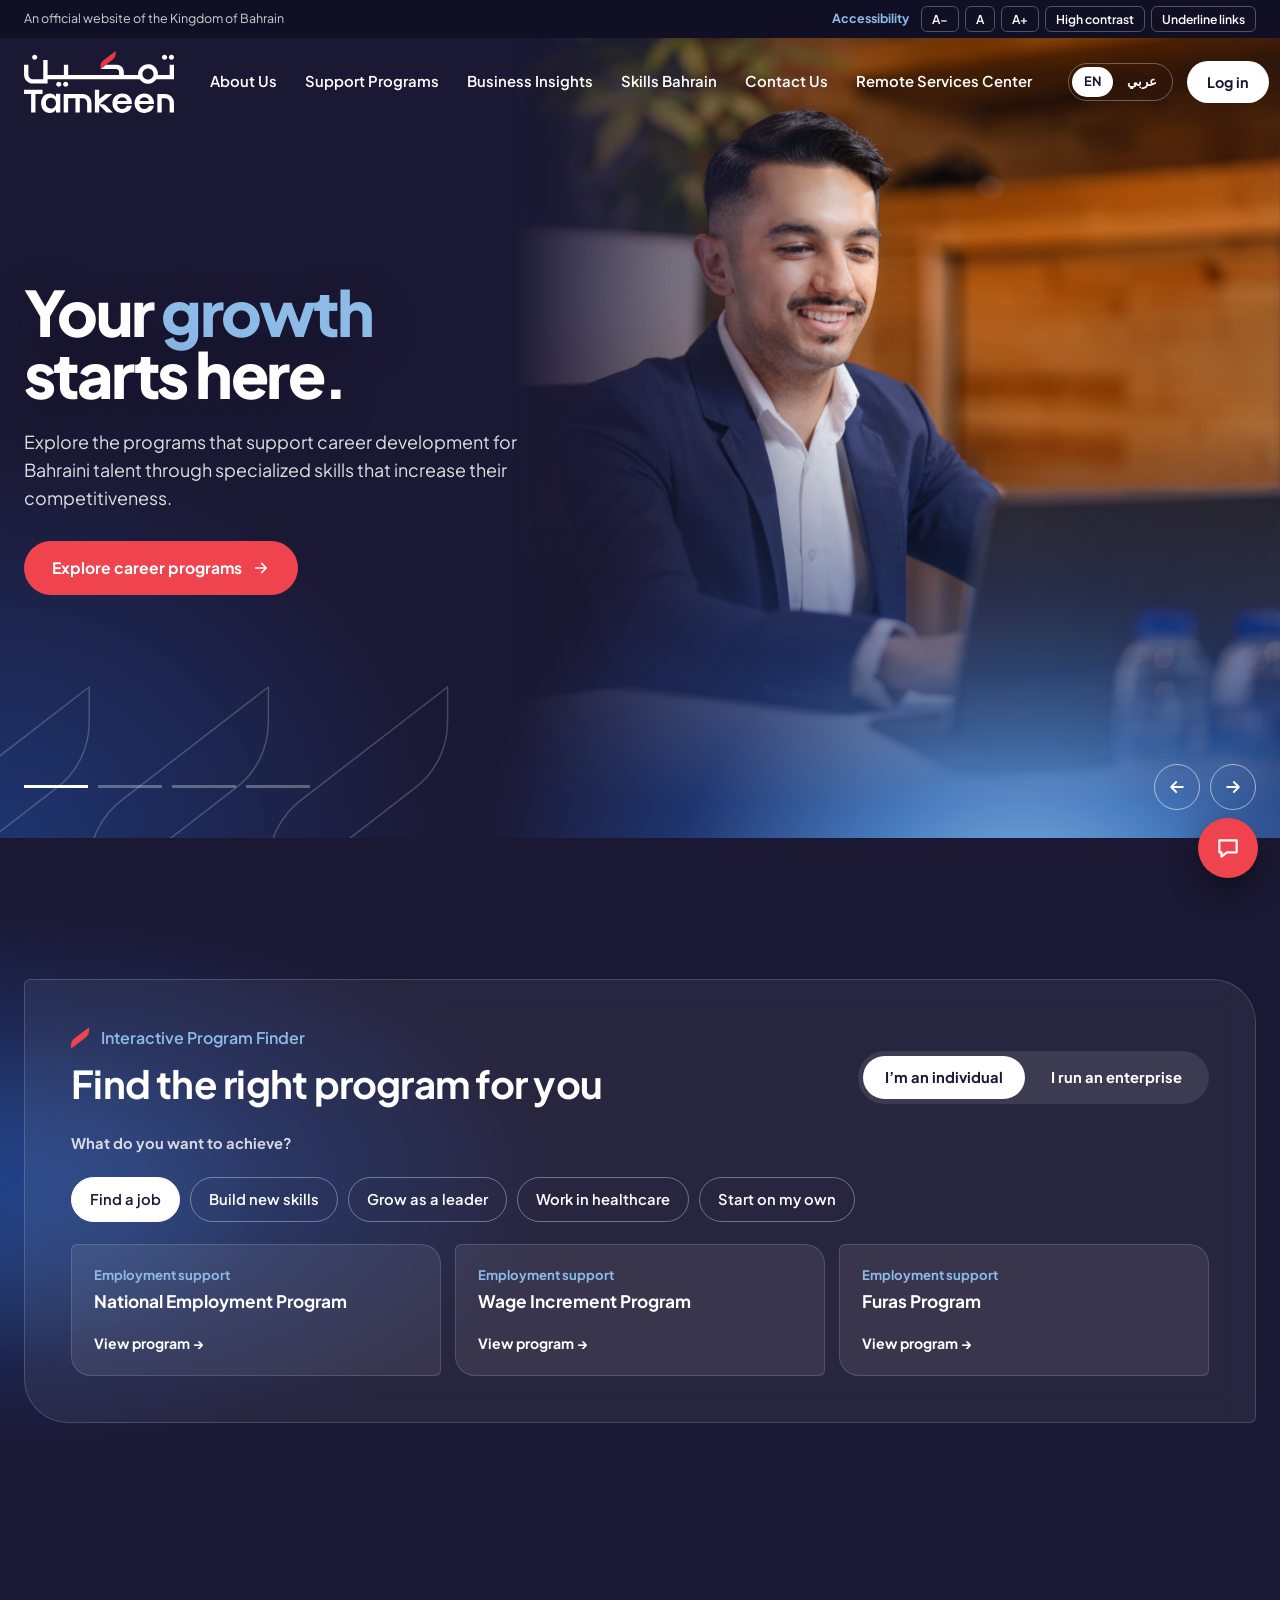
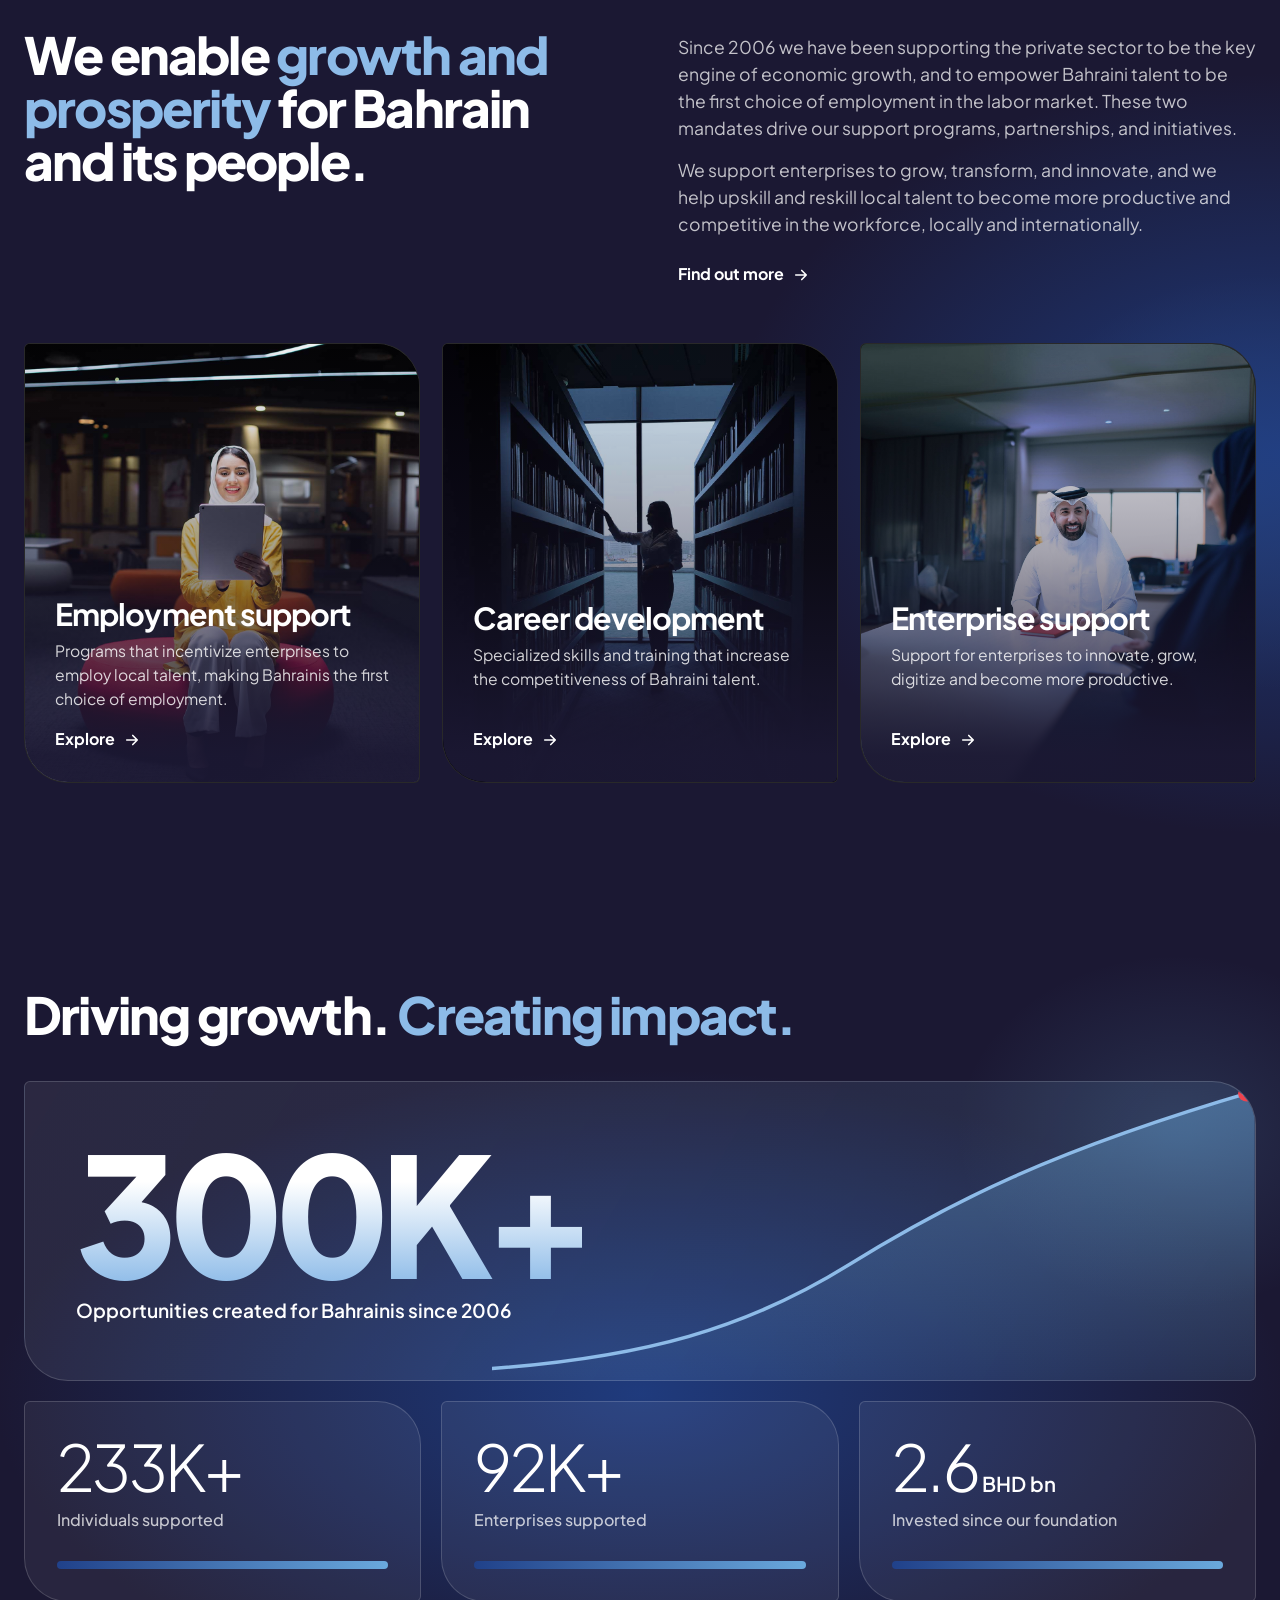
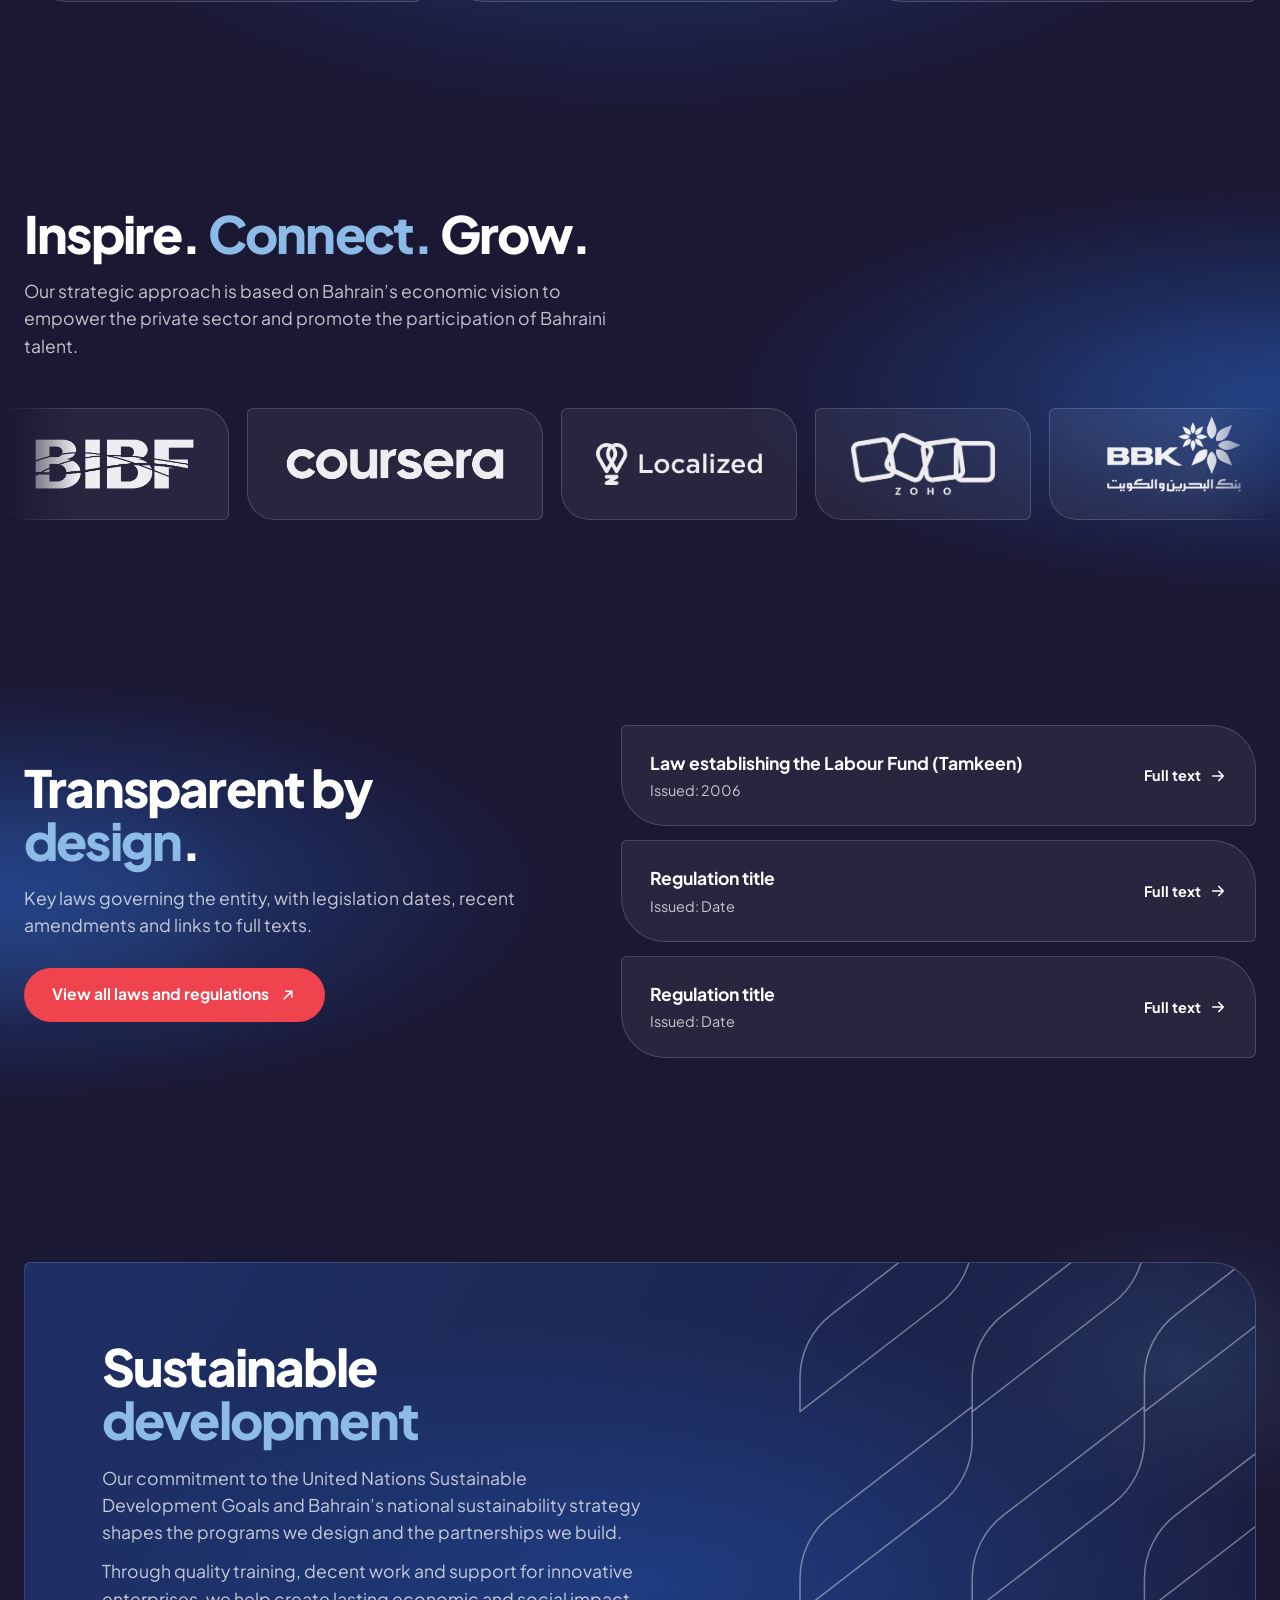
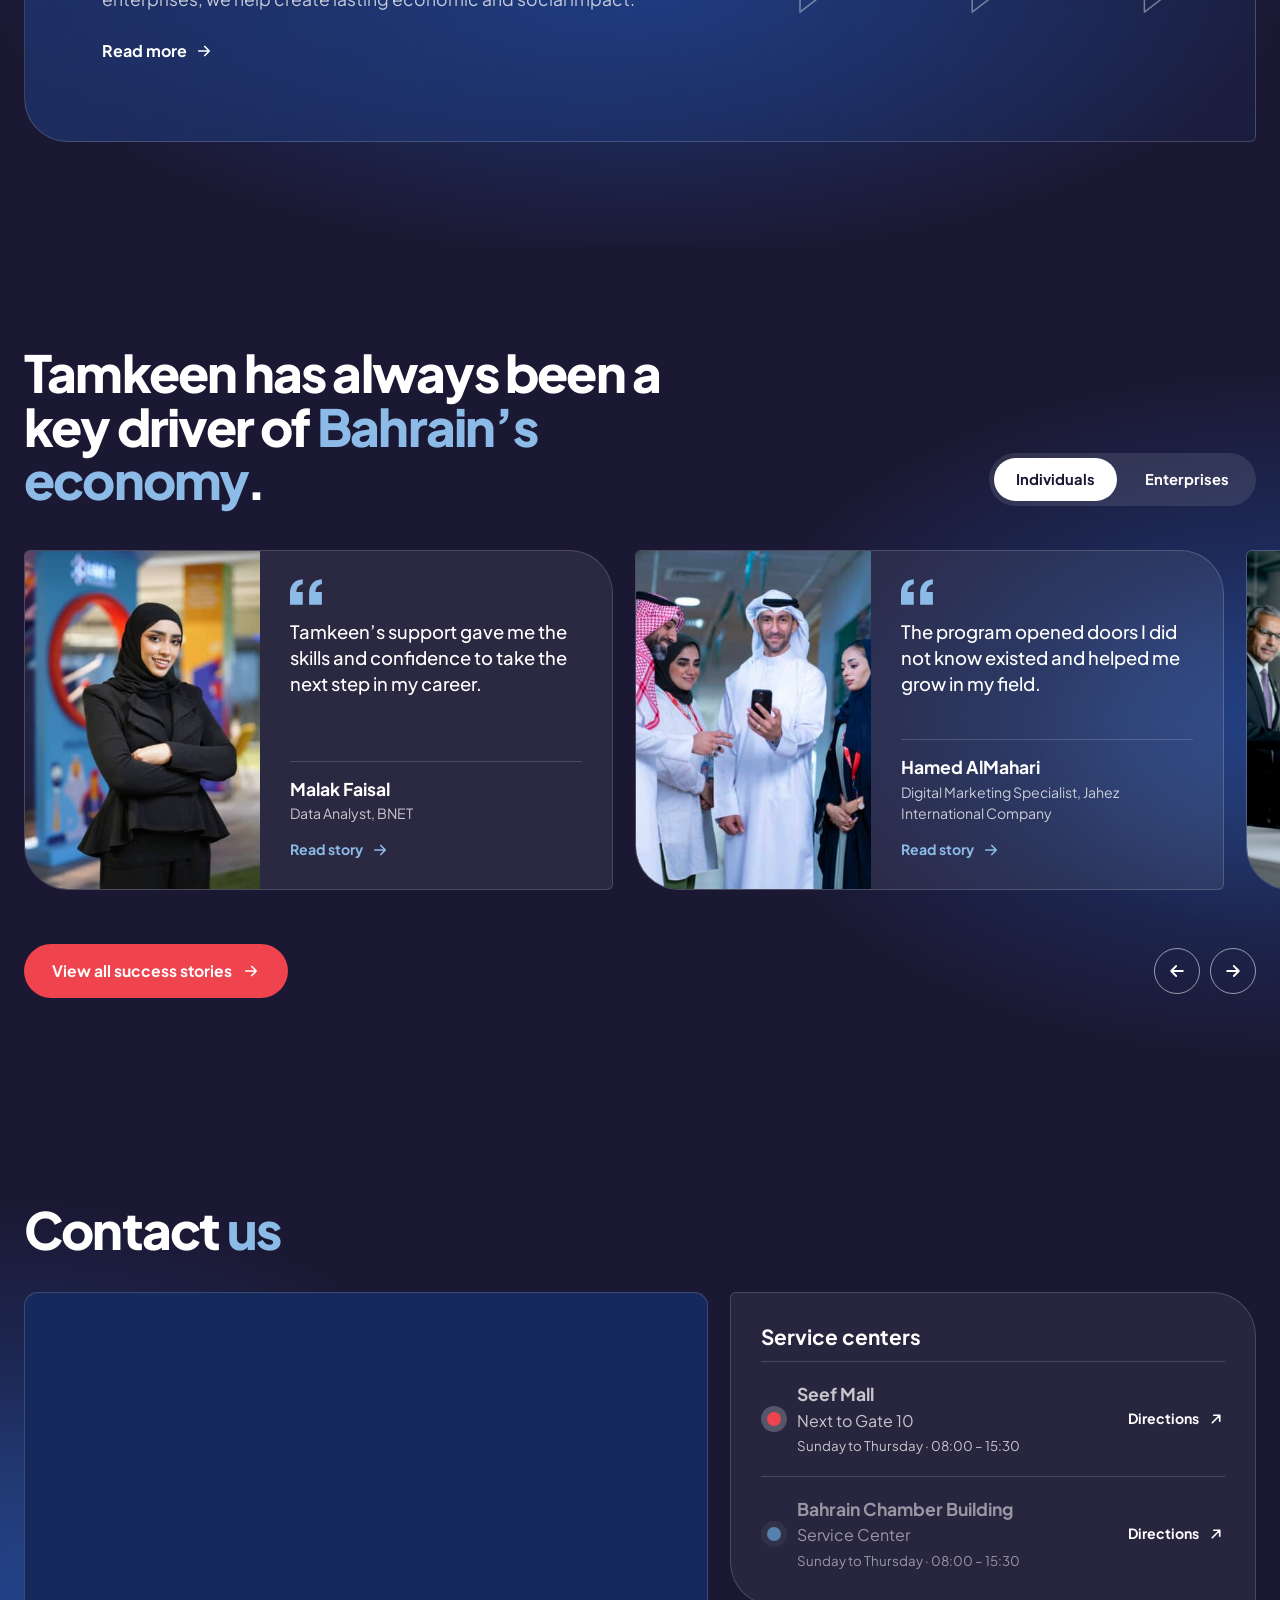
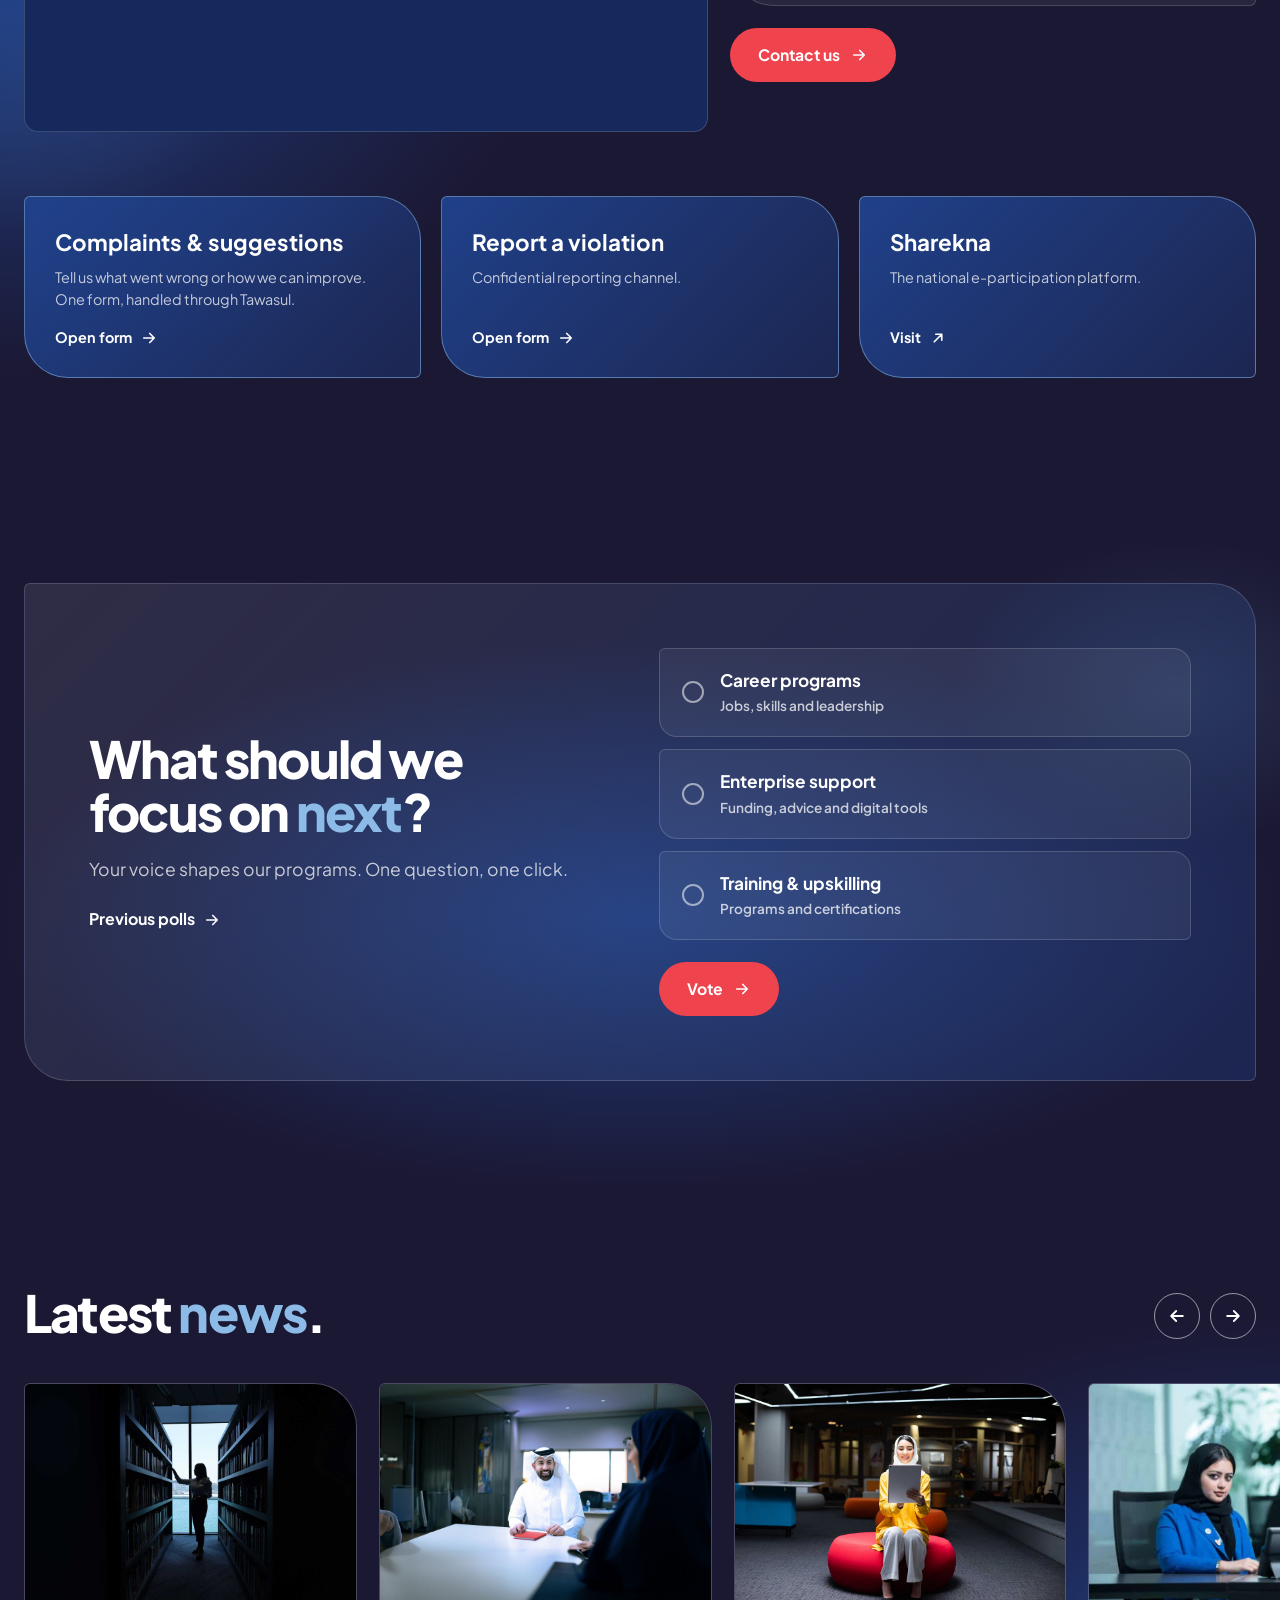
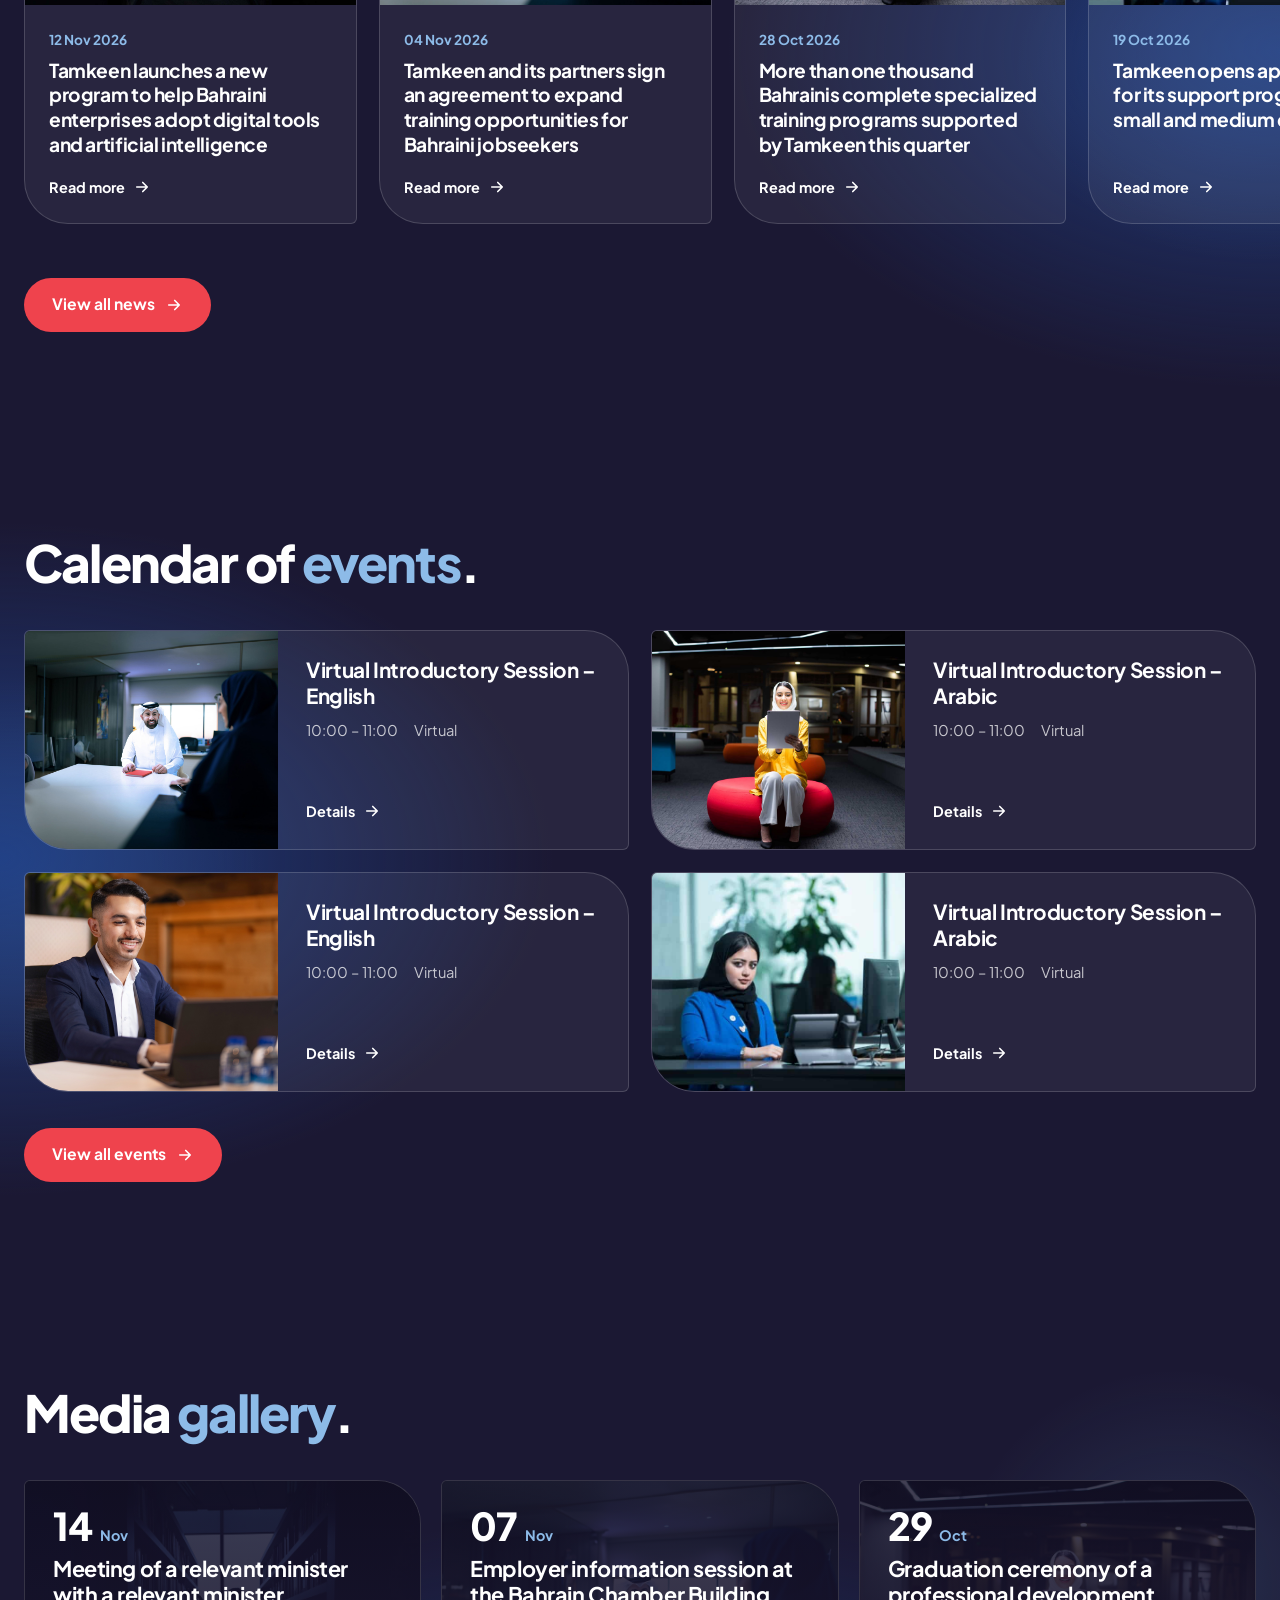
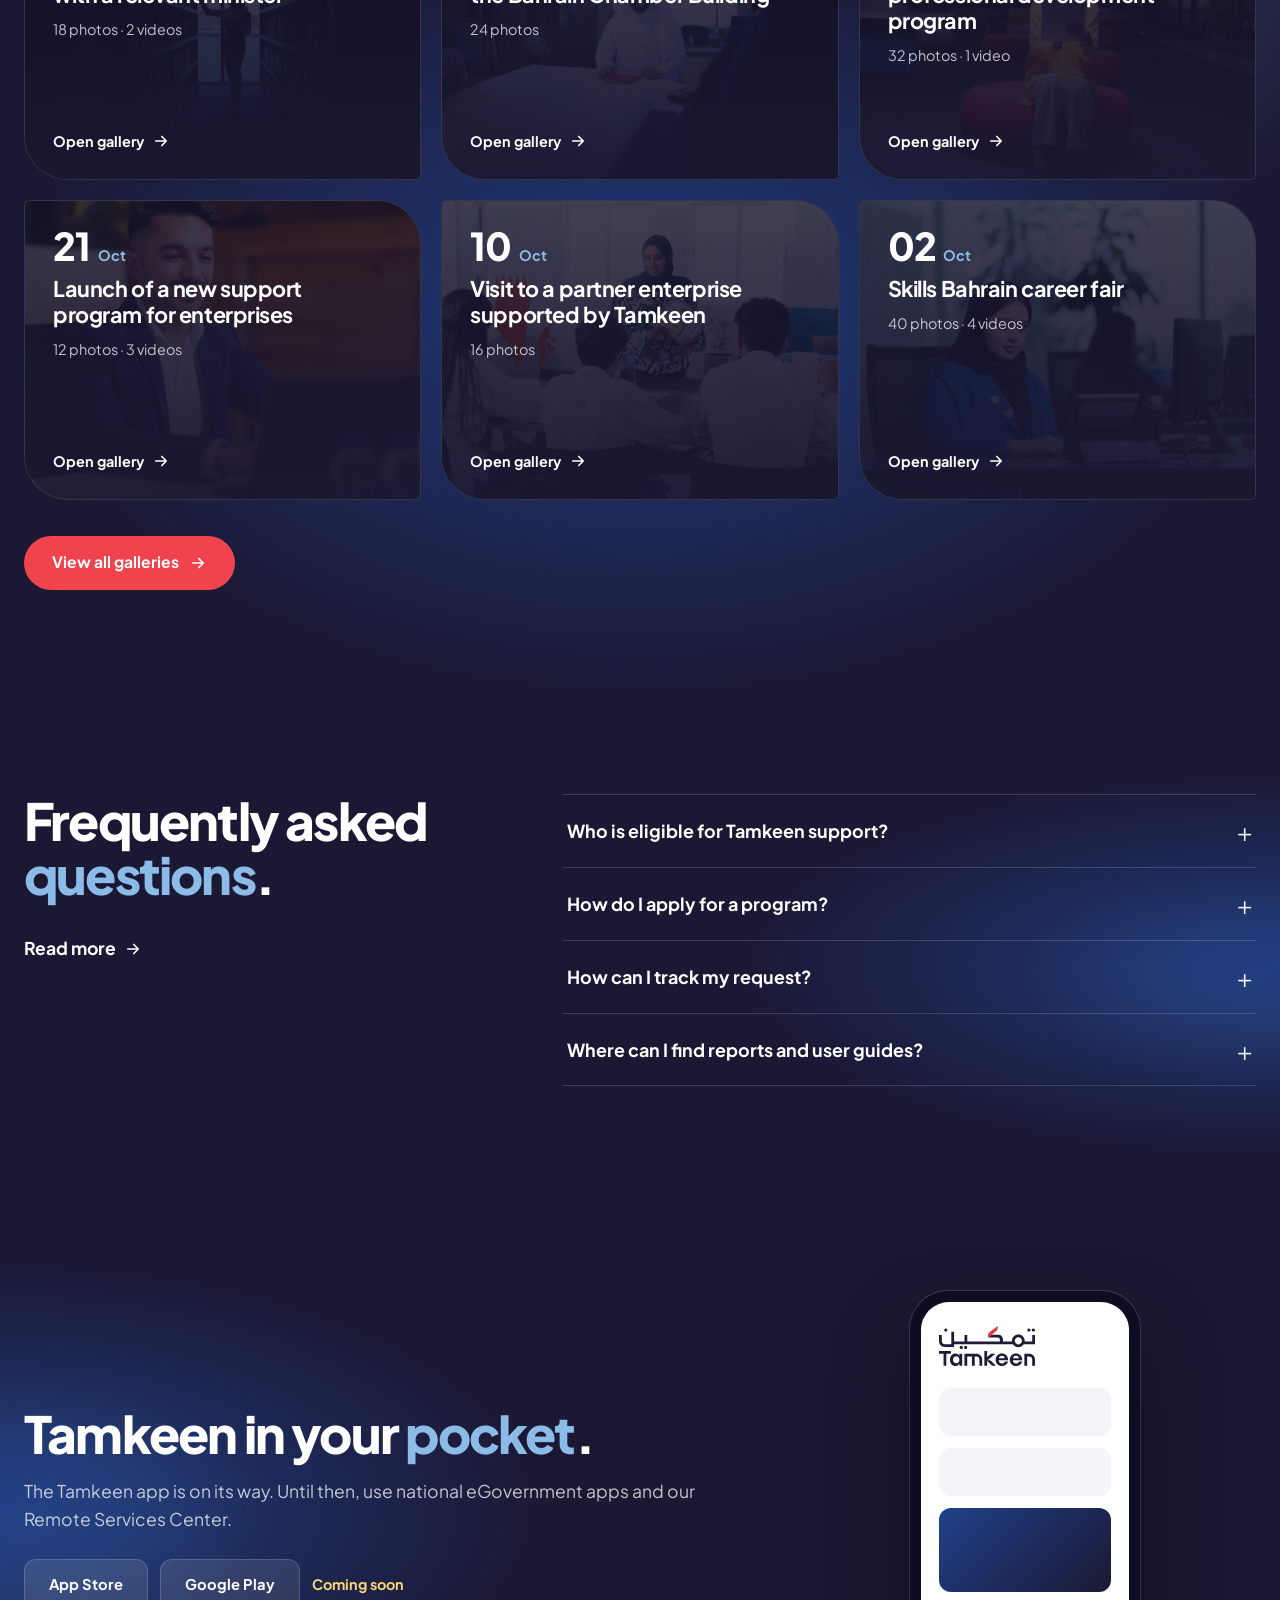
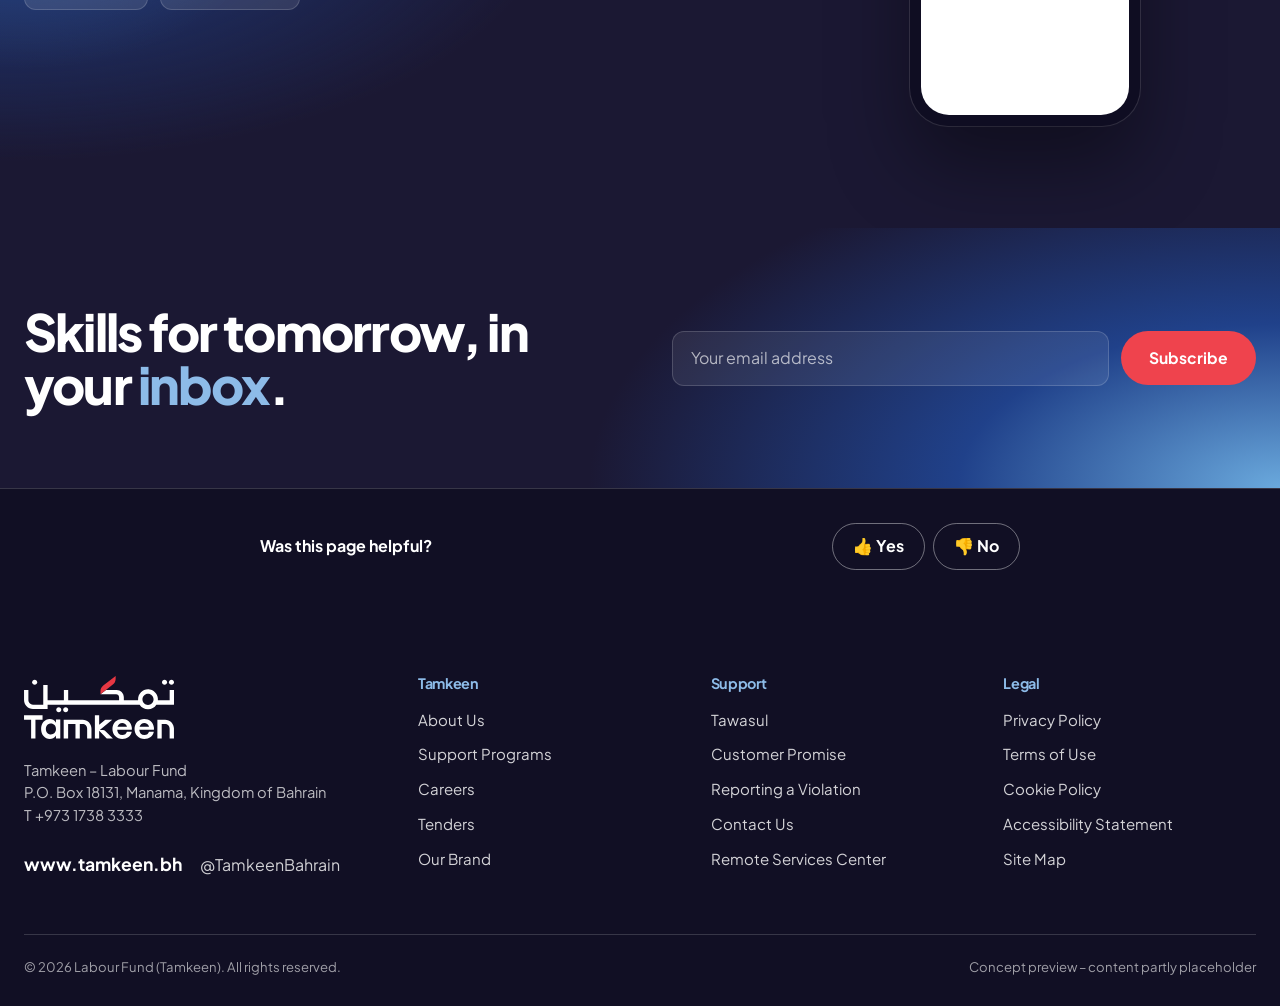
<file: concept-b.html>
<!doctype html>
<html lang="en"><head><meta charset="utf-8"><meta name="robots" content="noindex,nofollow"><meta name="viewport" content="width=device-width,initial-scale=1">
<title>Tamkeen Homepage – Concept B</title>
<link rel="preconnect" href="https://fonts.googleapis.com"><link rel="preconnect" href="https://fonts.gstatic.com" crossorigin>
<link href="https://fonts.googleapis.com/css2?family=Plus+Jakarta+Sans:wght@300;400;500;600;700;800&display=swap" rel="stylesheet">
<link rel="stylesheet" href="assets/base.css?v=18"><link rel="stylesheet" href="assets/b.css?v=18">
</head><body class="b">
<a class="skip" href="#main">Skip to main content</a>
<div class="a11y" role="region" aria-label="Accessibility tools"><div class="wrap">
  <span class="gov">An official website of the Kingdom of Bahrain</span>
  <div class="tools" role="toolbar" aria-label="Accessibility tools"><span class="tl">Accessibility</span>
    <button data-fs="-10" aria-label="Decrease text size">A−</button>
    <button data-fs="0" aria-label="Reset text size">A</button>
    <button data-fs="10" aria-label="Increase text size">A+</button>
    <button data-contrast aria-pressed="false">High contrast</button>
    <button data-links aria-pressed="false">Underline links</button>
  </div>
</div></div>
<header class="hdr" id="hdr"><div class="wrap">
  <a class="logo" href="#" aria-label="Tamkeen home"><img src="assets/logo-white.svg" alt="Tamkeen – تمكين"></a>
  <nav class="nav" aria-label="Main"><a href="#">About Us</a><a href="#">Support Programs</a><a href="#">Business Insights</a><a href="#">Skills Bahrain</a><a href="#">Contact Us</a><a href="#">Remote Services Center</a></nav>
  <div class="hact"><div class="lang" role="group" aria-label="Language"><a href="#" aria-current="true">EN</a><a href="#" lang="ar">عربي</a></div><a class="btn sm lg" href="#">Log in</a></div>
  <button class="menu" aria-label="Menu" onclick="document.getElementById('hdr').classList.toggle('open')"><svg width="24" height="24" viewBox="0 0 24 24" fill="none" stroke="currentColor" stroke-width="2.2" stroke-linecap="round"><path d="M4 7h16M4 12h16M4 17h16"/></svg></button>
</div></header>
<main id="main">

<section class="hero" data-carousel aria-roledescription="carousel" aria-label="Featured programs">
  <h1 class="sr">Tamkeen – Driving growth. Creating impact.</h1>
  <div class="pat ptn" data-cols="3" data-rows="2" data-stroke="#fff" data-sw="1.5" aria-hidden="true"></div>
  <div class="stage" aria-live="off"><article class="slide on" aria-roledescription="slide" aria-label="1 of 4" aria-hidden="false">
  <div class="txt wrap"><h2 class="hl">Your <em>growth</em><br>starts here.</h2><p class="lead">Explore the programs that support career development for Bahraini talent through specialized skills that increase their competitiveness.</p>
    <div class="acts"><a class="btn pri" href="#">Explore career programs <svg viewBox="0 0 24 24" fill="none" stroke="currentColor" stroke-width="2.2" stroke-linecap="round" stroke-linejoin="round" aria-hidden="true"><path d="M5 12h14M13 6l6 6-6 6"/></svg></a></div></div>
  <figure class="ph"><img src="assets/img/pdf30_0.jpg" alt="A Bahraini professional smiling while working on a laptop" style="object-position:50% 28%"></figure>
</article><article class="slide" aria-roledescription="slide" aria-label="2 of 4" aria-hidden="true">
  <div class="txt wrap"><h2 class="hl">Grow your <em>team</em><br>with Tamkeen.</h2><p class="lead">Our support enables enterprises to innovate, grow, transform, digitize, become more productive and potentially internationalize.</p>
    <div class="acts"><a class="btn pri" href="#">Explore enterprise support <svg viewBox="0 0 24 24" fill="none" stroke="currentColor" stroke-width="2.2" stroke-linecap="round" stroke-linejoin="round" aria-hidden="true"><path d="M5 12h14M13 6l6 6-6 6"/></svg></a></div></div>
  <figure class="ph"><img src="assets/img/Business-Growth-copy_-copy-1.jpg" alt="Two colleagues in a meeting at a bright office table" style="object-position:40% 40%" loading="lazy"></figure>
</article><article class="slide" aria-roledescription="slide" aria-label="3 of 4" aria-hidden="true">
  <div class="txt wrap"><h2 class="hl">Skills for <em>tomorrow</em>,<br>starting today.</h2><p class="lead">Discover programs that incentivize enterprises to employ local talent, making Bahrainis the first choice of employment in the labor market.</p>
    <div class="acts"><a class="btn pri" href="#">Explore employment support <svg viewBox="0 0 24 24" fill="none" stroke="currentColor" stroke-width="2.2" stroke-linecap="round" stroke-linejoin="round" aria-hidden="true"><path d="M5 12h14M13 6l6 6-6 6"/></svg></a></div></div>
  <figure class="ph"><img src="assets/img/297A4941-copy.jpg" alt="A young Bahraini woman in a yellow jacket holding a tablet" style="object-position:50% 35%" loading="lazy"></figure>
</article><article class="slide" aria-roledescription="slide" aria-label="4 of 4" aria-hidden="true">
  <div class="txt wrap"><h2 class="hl"><em>300,000+</em> opportunities<br>created for Bahrainis.</h2><p class="lead">Driving growth. Creating impact for Bahrain: 2.6 BHD billion invested in supporting Bahrainis and enterprises since our foundation.</p>
    <div class="acts"><a class="btn pri" href="#">See our impact <svg viewBox="0 0 24 24" fill="none" stroke="currentColor" stroke-width="2.2" stroke-linecap="round" stroke-linejoin="round" aria-hidden="true"><path d="M5 12h14M13 6l6 6-6 6"/></svg></a></div></div>
  <figure class="ph"><img src="assets/img/FOTC3121-copy.jpg" alt="A silhouetted woman between library shelves facing a sea view" style="object-position:50% 45%" loading="lazy"></figure>
</article></div>
  <div class="hbar wrap"><div class="dots"><button data-go="0" aria-label="Go to slide 1"><i></i></button><button data-go="1" aria-label="Go to slide 2"><i></i></button><button data-go="2" aria-label="Go to slide 3"><i></i></button><button data-go="3" aria-label="Go to slide 4"><i></i></button></div><div class="ctrl"><button data-prev aria-label="Previous slide"><svg viewBox="0 0 24 24" fill="none" stroke="currentColor" stroke-width="2.2" stroke-linecap="round" stroke-linejoin="round" aria-hidden="true"><path d="M19 12H5M11 6l-6 6 6 6"/></svg></button><button data-next aria-label="Next slide"><svg viewBox="0 0 24 24" fill="none" stroke="currentColor" stroke-width="2.2" stroke-linecap="round" stroke-linejoin="round" aria-hidden="true"><path d="M5 12h14M13 6l6 6-6 6"/></svg></button></div></div>
</section>

<section class="finder g2" id="finder" aria-labelledby="fh"><div class="wrap"><div class="fbox shp rv" data-finder>
  <div class="ftop"><div><p class="sub"><svg class="mk" viewBox="51.05 48.34 502.31 600" aria-hidden="true"><path fill="#EF434D" d="M51.05,648.34l410.05-316.28c57.89-43.42,92.26-112.76,92.26-185.13V48.34L143.32,364.62c-57.89,43.42-92.26,112.76-92.26,185.13v98.59Z"/></svg><span>Interactive Program Finder</span></p><h2 id="fh" class="fh">Find the right program for you</h2></div>
    <div class="aud" role="group" aria-label="I am"><button data-aud="ind" aria-pressed="true">I’m an individual</button><button data-aud="ent" aria-pressed="false">I run an enterprise</button></div></div>
  <p class="fl">What do you want to achieve?</p>
  <div data-chips></div>
  <div data-results aria-live="polite"></div>
</div></div></section>

<section class="sec about g1" id="about"><div class="wrap">
  <div class="ab-top rv"><h2 class="h2">We enable <em>growth and prosperity</em> for Bahrain and its people.</h2>
    <div><p class="lead">Since 2006 we have been supporting the private sector to be the key engine of economic growth, and to empower Bahraini talent to be the first choice of employment in the labor market. These two mandates drive our support programs, partnerships, and initiatives.</p>
      <p class="lead">We support enterprises to grow, transform, and innovate, and we help upskill and reskill local talent to become more productive and competitive in the workforce, locally and internationally.</p>
      <a class="arrow lnk" href="#">Find out more <svg viewBox="0 0 24 24" fill="none" stroke="currentColor" stroke-width="2.2" stroke-linecap="round" stroke-linejoin="round" aria-hidden="true"><path d="M5 12h14M13 6l6 6-6 6"/></svg></a></div></div>
  <div class="pillars rv"><a class="pil shp" href="#"><img src="assets/img/297A4941-copy.jpg" alt="" loading="lazy" style="object-position:50% 30%"><div class="pt"><h3>Employment support</h3><p>Programs that incentivize enterprises to employ local talent, making Bahrainis the first choice of employment.</p><span class="arrow">Explore <svg viewBox="0 0 24 24" fill="none" stroke="currentColor" stroke-width="2.2" stroke-linecap="round" stroke-linejoin="round" aria-hidden="true"><path d="M5 12h14M13 6l6 6-6 6"/></svg></span></div></a><a class="pil shp" href="#"><img src="assets/img/FOTC3121-copy.jpg" alt="" loading="lazy" style="object-position:50% 50%"><div class="pt"><h3>Career development</h3><p>Specialized skills and training that increase the competitiveness of Bahraini talent.</p><span class="arrow">Explore <svg viewBox="0 0 24 24" fill="none" stroke="currentColor" stroke-width="2.2" stroke-linecap="round" stroke-linejoin="round" aria-hidden="true"><path d="M5 12h14M13 6l6 6-6 6"/></svg></span></div></a><a class="pil shp" href="#"><img src="assets/img/Business-Growth-copy_-copy-1.jpg" alt="" loading="lazy" style="object-position:40% 40%"><div class="pt"><h3>Enterprise support</h3><p>Support for enterprises to innovate, grow, digitize and become more productive.</p><span class="arrow">Explore <svg viewBox="0 0 24 24" fill="none" stroke="currentColor" stroke-width="2.2" stroke-linecap="round" stroke-linejoin="round" aria-hidden="true"><path d="M5 12h14M13 6l6 6-6 6"/></svg></span></div></a></div></div></section>

<section class="sec stats g3" id="stats"><div class="wrap">
  <h2 class="h2 rv">Driving growth. <em>Creating impact.</em></h2>
  <div class="st-grid rv">
    <div class="big shp"><div class="bn"><b><span data-count="300">0</span>K+</b><span class="bl">Opportunities created for Bahrainis since 2006</span></div>
      <svg class="trend" viewBox="0 0 600 260" preserveAspectRatio="none" aria-hidden="true"><defs><linearGradient id="tg" x1="0" y1="0" x2="0" y2="1"><stop offset="0" stop-color="#6AA9DD" stop-opacity=".45"/><stop offset="1" stop-color="#6AA9DD" stop-opacity="0"/></linearGradient></defs>
        <path d="M0 250 C120 240 200 215 280 160 S440 60 600 8 L600 260 L0 260Z" fill="url(#tg)"/><path class="tl" d="M0 250 C120 240 200 215 280 160 S440 60 600 8" fill="none" stroke="#8DBBE8" stroke-width="3" stroke-linecap="round"/><circle cx="594" cy="10" r="7" fill="#EF434D"/></svg></div>
    <div class="st shp"><b><span data-count="233">0</span>K+</b><span>Individuals supported</span><div class="bars"><em style="--w:100%%"></em></div></div>
    <div class="st shp"><b><span data-count="92">0</span>K+</b><span>Enterprises supported</span><div class="bars"><em style="--w:40%%"></em></div></div>
    <div class="st shp"><b><span data-count="2.6">0</span><small> BHD bn</small></b><span>Invested since our foundation</span><div class="bars"><em style="--w:64%%"></em></div></div>
  </div>
</div></section>

<section class="sec partS g1" id="partners"><div class="wrap">
  <div class="head rv"><h2 class="h2">Inspire. <em>Connect.</em> Grow.</h2>
    <p class="lead">Our strategic approach is based on Bahrain’s economic vision to empower the private sector and promote the participation of Bahraini talent.</p></div></div>
  <div class="marquee rv" aria-label="Our partners"><div class="mtrack"><span class="plogo shp"><img src="assets/img/partners/bibf.png" alt="BIBF" style="height:50px"></span><span class="plogo shp"><img src="assets/img/partners/coursera.png" alt="Coursera" style="height:44px"></span><span class="plogo shp"><img src="assets/img/partners/localized.png" alt="Localized" style="height:42px"></span><span class="plogo shp"><img src="assets/img/partners/zoho.png" alt="Zoho" style="height:64px"></span><span class="plogo shp"><img src="assets/img/partners/bbk.png" alt="BBK" style="height:108px;transform:translateY(-10px)"></span><span class="plogo shp"><img src="assets/img/partners/kfh.png" alt="KFH" style="height:62px"></span><span class="plogo shp"><img src="assets/img/partners/hope.png" alt="Hope" style="height:52px"></span><span class="plogo shp"><img src="assets/img/partners/export-bahrain.png" alt="Export Bahrain" style="height:76px"></span><span class="plogo shp" aria-hidden="true"><img src="assets/img/partners/bibf.png" alt="" style="height:50px"></span><span class="plogo shp" aria-hidden="true"><img src="assets/img/partners/coursera.png" alt="" style="height:44px"></span><span class="plogo shp" aria-hidden="true"><img src="assets/img/partners/localized.png" alt="" style="height:42px"></span><span class="plogo shp" aria-hidden="true"><img src="assets/img/partners/zoho.png" alt="" style="height:64px"></span><span class="plogo shp" aria-hidden="true"><img src="assets/img/partners/bbk.png" alt="" style="height:108px;transform:translateY(-10px)"></span><span class="plogo shp" aria-hidden="true"><img src="assets/img/partners/kfh.png" alt="" style="height:62px"></span><span class="plogo shp" aria-hidden="true"><img src="assets/img/partners/hope.png" alt="" style="height:52px"></span><span class="plogo shp" aria-hidden="true"><img src="assets/img/partners/export-bahrain.png" alt="" style="height:76px"></span></div></div>
</section>

<section class="sec lawS g2" id="laws"><div class="wrap lawwrap">
  <div class="rv"><h2 class="h2">Transparent by <em>design</em>.</h2>
    <p class="lead">Key laws governing the entity, with legislation dates, recent amendments and links to full texts.</p>
    <a class="btn pri" style="margin-top:28px" href="#" target="_blank" rel="noopener">View all laws and regulations <svg viewBox="0 0 24 24" fill="none" stroke="currentColor" stroke-width="2.2" stroke-linecap="round" stroke-linejoin="round" aria-hidden="true"><path d="M7 17L17 7M9 7h8v8"/></svg></a></div>
  <div class="laws rv"><a class="lawrow shp" href="#"><b>Law establishing the Labour Fund (Tamkeen)</b><span>Issued: 2006</span><span class="arrow">Full text <svg viewBox="0 0 24 24" fill="none" stroke="currentColor" stroke-width="2.2" stroke-linecap="round" stroke-linejoin="round" aria-hidden="true"><path d="M5 12h14M13 6l6 6-6 6"/></svg></span></a><a class="lawrow shp" href="#"><b>Regulation title</b><span>Issued: Date</span><span class="arrow">Full text <svg viewBox="0 0 24 24" fill="none" stroke="currentColor" stroke-width="2.2" stroke-linecap="round" stroke-linejoin="round" aria-hidden="true"><path d="M5 12h14M13 6l6 6-6 6"/></svg></span></a><a class="lawrow shp" href="#"><b>Regulation title</b><span>Issued: Date</span><span class="arrow">Full text <svg viewBox="0 0 24 24" fill="none" stroke="currentColor" stroke-width="2.2" stroke-linecap="round" stroke-linejoin="round" aria-hidden="true"><path d="M5 12h14M13 6l6 6-6 6"/></svg></span></a></div>
</div></section>

<section class="sec sdgS g3" id="sdg"><div class="wrap">
  <div class="sdgbox shp rv"><div class="pat sdgpat" data-cols="3" data-rows="2" data-stroke="#fff" data-sw="1.5" aria-hidden="true"></div>
    <h2 class="h2">Sustainable <em>development</em></h2>
    <p class="lead">Our commitment to the United Nations Sustainable Development Goals and Bahrain’s national sustainability strategy shapes the programs we design and the partnerships we build.</p>
    <p class="lead">Through quality training, decent work and support for innovative enterprises, we help create lasting economic and social impact.</p>
    <a class="arrow" href="#">Read more <svg viewBox="0 0 24 24" fill="none" stroke="currentColor" stroke-width="2.2" stroke-linecap="round" stroke-linejoin="round" aria-hidden="true"><path d="M5 12h14M13 6l6 6-6 6"/></svg></a></div>
</div></section>

<section class="sec storyS g1" id="stories"><div class="wrap">
  <div class="head rv"><h2 class="h2">Tamkeen has always been a key driver of <em>Bahrain’s economy</em>.</h2>
    <div class="side"><div class="tabs" data-tabs role="tablist" aria-label="Story type"><button class="on" role="tab" aria-selected="true" data-tab="ind">Individuals</button><button role="tab" aria-selected="false" data-tab="ent">Enterprises</button></div></div></div>
  <div class="rail rv" id="p-ind" data-rail><a class="story shp" href="#"><div class="ph2"><img src="assets/img/Malak-Faisal-BNET-729x486.jpg" alt="Portrait of Malak Faisal" loading="lazy"></div><div class="sq"><svg class="qm" viewBox="0 0 48 36" aria-hidden="true"><path fill="currentColor" d="M0 36V20C0 8 6 1 18 0v7c-6 1-9 5-9 11h9v18zm27 0V20C27 8 33 1 45 0v7c-6 1-9 5-9 11h9v18z"/></svg><p class="qt">Tamkeen’s support gave me the skills and confidence to take the next step in my career.</p><div class="who"><b>Malak Faisal</b><span>Data Analyst, BNET</span></div><span class="arrow">Read story <svg viewBox="0 0 24 24" fill="none" stroke="currentColor" stroke-width="2.2" stroke-linecap="round" stroke-linejoin="round" aria-hidden="true"><path d="M5 12h14M13 6l6 6-6 6"/></svg></span></div></a><a class="story shp" href="#"><div class="ph2"><img src="assets/img/Hamed-AlMahari-729x486.jpg" alt="Portrait of Hamed AlMahari" loading="lazy"></div><div class="sq"><svg class="qm" viewBox="0 0 48 36" aria-hidden="true"><path fill="currentColor" d="M0 36V20C0 8 6 1 18 0v7c-6 1-9 5-9 11h9v18zm27 0V20C27 8 33 1 45 0v7c-6 1-9 5-9 11h9v18z"/></svg><p class="qt">The program opened doors I did not know existed and helped me grow in my field.</p><div class="who"><b>Hamed AlMahari</b><span>Digital Marketing Specialist, Jahez International Company</span></div><span class="arrow">Read story <svg viewBox="0 0 24 24" fill="none" stroke="currentColor" stroke-width="2.2" stroke-linecap="round" stroke-linejoin="round" aria-hidden="true"><path d="M5 12h14M13 6l6 6-6 6"/></svg></span></div></a><a class="story shp" href="#"><div class="ph2"><img src="assets/img/Sarah-Khalaf-729x489.jpg" alt="Portrait of Sara Khalaf" loading="lazy"></div><div class="sq"><svg class="qm" viewBox="0 0 48 36" aria-hidden="true"><path fill="currentColor" d="M0 36V20C0 8 6 1 18 0v7c-6 1-9 5-9 11h9v18zm27 0V20C27 8 33 1 45 0v7c-6 1-9 5-9 11h9v18z"/></svg><p class="qt">With Tamkeen behind me, I could focus on learning and building real experience.</p><div class="who"><b>Sara Khalaf</b><span>Information Security Officer, Khaleeji Bank</span></div><span class="arrow">Read story <svg viewBox="0 0 24 24" fill="none" stroke="currentColor" stroke-width="2.2" stroke-linecap="round" stroke-linejoin="round" aria-hidden="true"><path d="M5 12h14M13 6l6 6-6 6"/></svg></span></div></a><a class="story shp" href="#"><div class="ph2"><img src="assets/img/Isa-Al-Mannai-729x491.jpg" alt="Portrait of Isa Almannai" loading="lazy"></div><div class="sq"><svg class="qm" viewBox="0 0 48 36" aria-hidden="true"><path fill="currentColor" d="M0 36V20C0 8 6 1 18 0v7c-6 1-9 5-9 11h9v18zm27 0V20C27 8 33 1 45 0v7c-6 1-9 5-9 11h9v18z"/></svg><p class="qt">The training and mentoring made the move into this role possible.</p><div class="who"><b>Isa Almannai</b><span>Cyber Security Specialist, BEYON Cyber Company</span></div><span class="arrow">Read story <svg viewBox="0 0 24 24" fill="none" stroke="currentColor" stroke-width="2.2" stroke-linecap="round" stroke-linejoin="round" aria-hidden="true"><path d="M5 12h14M13 6l6 6-6 6"/></svg></span></div></a><a class="story shp" href="#"><div class="ph2"><img src="assets/img/Hiba-Mahdi-729x513.jpg" alt="Portrait of Hiba Mahdi" loading="lazy"></div><div class="sq"><svg class="qm" viewBox="0 0 48 36" aria-hidden="true"><path fill="currentColor" d="M0 36V20C0 8 6 1 18 0v7c-6 1-9 5-9 11h9v18zm27 0V20C27 8 33 1 45 0v7c-6 1-9 5-9 11h9v18z"/></svg><p class="qt">Their support turned an idea I was passionate about into a real career.</p><div class="who"><b>Hiba Mahdi</b><span>Sports helmet designer, Racing Force Group</span></div><span class="arrow">Read story <svg viewBox="0 0 24 24" fill="none" stroke="currentColor" stroke-width="2.2" stroke-linecap="round" stroke-linejoin="round" aria-hidden="true"><path d="M5 12h14M13 6l6 6-6 6"/></svg></span></div></a></div>
  <div class="rail rv" id="p-ent" data-rail hidden><a class="story shp" href="#"><div class="ph2"><img src="assets/img/Kawthar-Alsaffar-729x513.jpg" alt="Portrait of Kawthar Alsaffar" loading="lazy"></div><div class="sq"><svg class="qm" viewBox="0 0 48 36" aria-hidden="true"><path fill="currentColor" d="M0 36V20C0 8 6 1 18 0v7c-6 1-9 5-9 11h9v18zm27 0V20C27 8 33 1 45 0v7c-6 1-9 5-9 11h9v18z"/></svg><p class="qt">Tamkeen’s support helped us launch faster and reach our first customers with confidence.</p><div class="who"><b>Kawthar Alsaffar</b><span>Founder, Mint Mail Box</span></div><span class="arrow">Read story <svg viewBox="0 0 24 24" fill="none" stroke="currentColor" stroke-width="2.2" stroke-linecap="round" stroke-linejoin="round" aria-hidden="true"><path d="M5 12h14M13 6l6 6-6 6"/></svg></span></div></a><a class="story shp" href="#"><div class="ph2"><img src="assets/img/Nezar-Al-Saie-729x474.jpg" alt="Portrait of Nezar Al-Saie" loading="lazy"></div><div class="sq"><svg class="qm" viewBox="0 0 48 36" aria-hidden="true"><path fill="currentColor" d="M0 36V20C0 8 6 1 18 0v7c-6 1-9 5-9 11h9v18zm27 0V20C27 8 33 1 45 0v7c-6 1-9 5-9 11h9v18z"/></svg><p class="qt">The funding and advice allowed our team to grow and invest in better technology.</p><div class="who"><b>Nezar Al-Saie</b><span>Founder, Kalaam Telecom</span></div><span class="arrow">Read story <svg viewBox="0 0 24 24" fill="none" stroke="currentColor" stroke-width="2.2" stroke-linecap="round" stroke-linejoin="round" aria-hidden="true"><path d="M5 12h14M13 6l6 6-6 6"/></svg></span></div></a><a class="story shp" href="#"><div class="ph2"><img src="assets/img/Ahmed-Mahmood-729x486.jpg" alt="Portrait of Ahmed Mahmood" loading="lazy"></div><div class="sq"><svg class="qm" viewBox="0 0 48 36" aria-hidden="true"><path fill="currentColor" d="M0 36V20C0 8 6 1 18 0v7c-6 1-9 5-9 11h9v18zm27 0V20C27 8 33 1 45 0v7c-6 1-9 5-9 11h9v18z"/></svg><p class="qt">Having Tamkeen as a partner made it possible to scale our business in Bahrain.</p><div class="who"><b>Ahmed Mahmood</b><span>Founder, Doctori App</span></div><span class="arrow">Read story <svg viewBox="0 0 24 24" fill="none" stroke="currentColor" stroke-width="2.2" stroke-linecap="round" stroke-linejoin="round" aria-hidden="true"><path d="M5 12h14M13 6l6 6-6 6"/></svg></span></div></a><a class="story shp" href="#"><div class="ph2"><img src="assets/img/FACEKI-Hamza-AlGhatam-729x486.jpg" alt="Portrait of Hamza Al Ghatam" loading="lazy"></div><div class="sq"><svg class="qm" viewBox="0 0 48 36" aria-hidden="true"><path fill="currentColor" d="M0 36V20C0 8 6 1 18 0v7c-6 1-9 5-9 11h9v18zm27 0V20C27 8 33 1 45 0v7c-6 1-9 5-9 11h9v18z"/></svg><p class="qt">The program gave us the resources to expand and hire talented Bahrainis.</p><div class="who"><b>Hamza Al Ghatam</b><span>CEO, FACEKI</span></div><span class="arrow">Read story <svg viewBox="0 0 24 24" fill="none" stroke="currentColor" stroke-width="2.2" stroke-linecap="round" stroke-linejoin="round" aria-hidden="true"><path d="M5 12h14M13 6l6 6-6 6"/></svg></span></div></a><a class="story shp" href="#"><div class="ph2"><img src="assets/img/Malaeb-Yasser-Abdulaziz-1-729x595.jpg" alt="Portrait of Yasser Abdulaziz" loading="lazy"></div><div class="sq"><svg class="qm" viewBox="0 0 48 36" aria-hidden="true"><path fill="currentColor" d="M0 36V20C0 8 6 1 18 0v7c-6 1-9 5-9 11h9v18zm27 0V20C27 8 33 1 45 0v7c-6 1-9 5-9 11h9v18z"/></svg><p class="qt">Their support helped us move from a small start-up to a growing company.</p><div class="who"><b>Yasser Abdulaziz</b><span>Founder and CEO, Malaeb</span></div><span class="arrow">Read story <svg viewBox="0 0 24 24" fill="none" stroke="currentColor" stroke-width="2.2" stroke-linecap="round" stroke-linejoin="round" aria-hidden="true"><path d="M5 12h14M13 6l6 6-6 6"/></svg></span></div></a></div>
  <div class="morerow split"><a class="btn pri" href="#">View all success stories <svg viewBox="0 0 24 24" fill="none" stroke="currentColor" stroke-width="2.2" stroke-linecap="round" stroke-linejoin="round" aria-hidden="true"><path d="M5 12h14M13 6l6 6-6 6"/></svg></a><div class="ctrl" aria-label="Scroll controls"><button type="button" data-rail-prev="stories" aria-label="Previous"><svg viewBox="0 0 24 24" fill="none" stroke="currentColor" stroke-width="2.2" stroke-linecap="round" stroke-linejoin="round" aria-hidden="true"><path d="M19 12H5M11 6l-6 6 6 6"/></svg></button><button type="button" data-rail-next="stories" aria-label="Next"><svg viewBox="0 0 24 24" fill="none" stroke="currentColor" stroke-width="2.2" stroke-linecap="round" stroke-linejoin="round" aria-hidden="true"><path d="M5 12h14M13 6l6 6-6 6"/></svg></button></div></div>
</div></section>

<section class="sec contS g2" id="contact"><div class="wrap">
  <h2 class="h2 rv">Contact <em>us</em></h2>
  <div class="cgrid rv">
    <div class="map"><iframe id="gmap" title="Map of Tamkeen service centers" loading="lazy" referrerpolicy="no-referrer-when-downgrade" src="https://maps.google.com/maps?q=26.2325003,50.5364399+(Seef+Mall)&z=16&output=embed"></iframe></div>
    <div class="branches">
      <div class="br shp"><b class="bh">Service centers</b>
        <div class="loc on" data-map="26.2325003,50.5364399+(Seef+Mall)"><button type="button" class="lsel"><i class="dot r"></i><span><b>Seef Mall</b>Next to Gate 10<small>Sunday to Thursday · 08:00 – 15:30</small></span></button><a class="arrow" href="https://maps.app.goo.gl/ECaB4FxjJVGFE4so6" target="_blank" rel="noopener">Directions <svg viewBox="0 0 24 24" fill="none" stroke="currentColor" stroke-width="2.2" stroke-linecap="round" stroke-linejoin="round" aria-hidden="true"><path d="M7 17L17 7M9 7h8v8"/></svg></a></div>
        <div class="loc" data-map="26.2305406,50.5445095+(Bahrain+Chamber+Building)"><button type="button" class="lsel"><i class="dot b"></i><span><b>Bahrain Chamber Building</b>Service Center<small>Sunday to Thursday · 08:00 – 15:30</small></span></button><a class="arrow" href="https://maps.app.goo.gl/VoZBzCvE1Pdwshkr9" target="_blank" rel="noopener">Directions <svg viewBox="0 0 24 24" fill="none" stroke="currentColor" stroke-width="2.2" stroke-linecap="round" stroke-linejoin="round" aria-hidden="true"><path d="M7 17L17 7M9 7h8v8"/></svg></a></div></div>
      <div class="cta2"><a class="btn pri" href="#">Contact us <svg viewBox="0 0 24 24" fill="none" stroke="currentColor" stroke-width="2.2" stroke-linecap="round" stroke-linejoin="round" aria-hidden="true"><path d="M5 12h14M13 6l6 6-6 6"/></svg></a></div>
    </div>
  </div>
  <div class="forms rv">
    <a class="fcard shp" href="#"><b>Complaints &amp; suggestions</b><span>Tell us what went wrong or how we can improve. One form, handled through Tawasul.</span><span class="arrow">Open form <svg viewBox="0 0 24 24" fill="none" stroke="currentColor" stroke-width="2.2" stroke-linecap="round" stroke-linejoin="round" aria-hidden="true"><path d="M5 12h14M13 6l6 6-6 6"/></svg></span></a>
    <a class="fcard shp" href="#"><b>Report a violation</b><span>Confidential reporting channel.</span><span class="arrow">Open form <svg viewBox="0 0 24 24" fill="none" stroke="currentColor" stroke-width="2.2" stroke-linecap="round" stroke-linejoin="round" aria-hidden="true"><path d="M5 12h14M13 6l6 6-6 6"/></svg></span></a>
    <a class="fcard shp" href="#"><b>Sharekna</b><span>The national e-participation platform.</span><span class="arrow">Visit <svg viewBox="0 0 24 24" fill="none" stroke="currentColor" stroke-width="2.2" stroke-linecap="round" stroke-linejoin="round" aria-hidden="true"><path d="M7 17L17 7M9 7h8v8"/></svg></span></a>
  </div>
</div></section>

<section class="sec pollS g3" id="poll"><div class="wrap">
  <form class="pollbox shp rv" data-poll>
    <div class="pq"><h2 class="h2">What should we focus on <em>next</em>?</h2><p class="lead">Your voice shapes our programs. One question, one click.</p>
      <a class="arrow" href="#">Previous polls <svg viewBox="0 0 24 24" fill="none" stroke="currentColor" stroke-width="2.2" stroke-linecap="round" stroke-linejoin="round" aria-hidden="true"><path d="M5 12h14M13 6l6 6-6 6"/></svg></a></div>
    <div class="po"><fieldset><legend class="sr">Choose one option</legend>
      <label class="opt"><input type="radio" name="p" value="Career programs"><span><b>Career programs</b><small>Jobs, skills and leadership</small></span></label>
      <label class="opt"><input type="radio" name="p" value="Enterprise support"><span><b>Enterprise support</b><small>Funding, advice and digital tools</small></span></label>
      <label class="opt"><input type="radio" name="p" value="Training &amp; upskilling"><span><b>Training &amp; upskilling</b><small>Programs and certifications</small></span></label></fieldset>
      <button class="btn pri" type="submit">Vote <svg viewBox="0 0 24 24" fill="none" stroke="currentColor" stroke-width="2.2" stroke-linecap="round" stroke-linejoin="round" aria-hidden="true"><path d="M5 12h14M13 6l6 6-6 6"/></svg></button></div>
  </form>
</div></section>

<section class="sec newsS g1" id="news"><div class="wrap">
  <div class="head rv"><h2 class="h2">Latest <em>news</em>.</h2><div class="side"><div class="ctrl" aria-label="Scroll controls"><button type="button" data-rail-prev="news-rail" aria-label="Previous"><svg viewBox="0 0 24 24" fill="none" stroke="currentColor" stroke-width="2.2" stroke-linecap="round" stroke-linejoin="round" aria-hidden="true"><path d="M19 12H5M11 6l-6 6 6 6"/></svg></button><button type="button" data-rail-next="news-rail" aria-label="Next"><svg viewBox="0 0 24 24" fill="none" stroke="currentColor" stroke-width="2.2" stroke-linecap="round" stroke-linejoin="round" aria-hidden="true"><path d="M5 12h14M13 6l6 6-6 6"/></svg></button></div></div></div>
  <div class="rail rv" id="news-rail" data-rail><a class="nc shp" href="#"><div class="im"><img src="assets/img/FOTC3121-copy.jpg" alt="" loading="lazy"></div><div class="tx"><small>12 Nov 2026</small><h3>Tamkeen launches a new program to help Bahraini enterprises adopt digital tools and artificial intelligence</h3><span class="arrow">Read more <svg viewBox="0 0 24 24" fill="none" stroke="currentColor" stroke-width="2.2" stroke-linecap="round" stroke-linejoin="round" aria-hidden="true"><path d="M5 12h14M13 6l6 6-6 6"/></svg></span></div></a><a class="nc shp" href="#"><div class="im"><img src="assets/img/Business-Growth-copy_-copy-1.jpg" alt="" loading="lazy"></div><div class="tx"><small>04 Nov 2026</small><h3>Tamkeen and its partners sign an agreement to expand training opportunities for Bahraini jobseekers</h3><span class="arrow">Read more <svg viewBox="0 0 24 24" fill="none" stroke="currentColor" stroke-width="2.2" stroke-linecap="round" stroke-linejoin="round" aria-hidden="true"><path d="M5 12h14M13 6l6 6-6 6"/></svg></span></div></a><a class="nc shp" href="#"><div class="im"><img src="assets/img/297A4941-copy.jpg" alt="" loading="lazy"></div><div class="tx"><small>28 Oct 2026</small><h3>More than one thousand Bahrainis complete specialized training programs supported by Tamkeen this quarter</h3><span class="arrow">Read more <svg viewBox="0 0 24 24" fill="none" stroke="currentColor" stroke-width="2.2" stroke-linecap="round" stroke-linejoin="round" aria-hidden="true"><path d="M5 12h14M13 6l6 6-6 6"/></svg></span></div></a><a class="nc shp" href="#"><div class="im"><img src="assets/img/MicrosoftTeams-image-48-729x486.jpg" alt="" loading="lazy"></div><div class="tx"><small>19 Oct 2026</small><h3>Tamkeen opens applications for its support programs for small and medium enterprises</h3><span class="arrow">Read more <svg viewBox="0 0 24 24" fill="none" stroke="currentColor" stroke-width="2.2" stroke-linecap="round" stroke-linejoin="round" aria-hidden="true"><path d="M5 12h14M13 6l6 6-6 6"/></svg></span></div></a><a class="nc shp" href="#"><div class="im"><img src="assets/img/Nayef-Al-Alawi-729x486.jpg" alt="" loading="lazy"></div><div class="tx"><small>07 Oct 2026</small><h3>Tamkeen participates in a national forum on employment and the future of work in Bahrain</h3><span class="arrow">Read more <svg viewBox="0 0 24 24" fill="none" stroke="currentColor" stroke-width="2.2" stroke-linecap="round" stroke-linejoin="round" aria-hidden="true"><path d="M5 12h14M13 6l6 6-6 6"/></svg></span></div></a></div>
  <div class="morerow"><a class="btn pri" href="#">View all news <svg viewBox="0 0 24 24" fill="none" stroke="currentColor" stroke-width="2.2" stroke-linecap="round" stroke-linejoin="round" aria-hidden="true"><path d="M5 12h14M13 6l6 6-6 6"/></svg></a></div></div></section>

<section class="sec calS g2" id="events"><div class="wrap">
  <div class="head rv"><h2 class="h2">Calendar of <em>events</em>.</h2></div>
  <div class="evgrid rv"><a class="ec shp" href="#"><div class="eim"><img src="assets/img/Business-Growth-copy_-copy-1.jpg" alt="" loading="lazy"><span class="date"><b>17</b>Nov</span></div><div class="etx"><h3>Virtual Introductory Session – English</h3><p class="meta"><span>10:00 – 11:00</span><span>Virtual</span></p><span class="arrow">Details <svg viewBox="0 0 24 24" fill="none" stroke="currentColor" stroke-width="2.2" stroke-linecap="round" stroke-linejoin="round" aria-hidden="true"><path d="M5 12h14M13 6l6 6-6 6"/></svg></span></div></a><a class="ec shp" href="#"><div class="eim"><img src="assets/img/297A4941-copy.jpg" alt="" loading="lazy"><span class="date"><b>24</b>Nov</span></div><div class="etx"><h3>Virtual Introductory Session – Arabic</h3><p class="meta"><span>10:00 – 11:00</span><span>Virtual</span></p><span class="arrow">Details <svg viewBox="0 0 24 24" fill="none" stroke="currentColor" stroke-width="2.2" stroke-linecap="round" stroke-linejoin="round" aria-hidden="true"><path d="M5 12h14M13 6l6 6-6 6"/></svg></span></div></a><a class="ec shp" href="#"><div class="eim"><img src="assets/img/pdf30_0.jpg" alt="" loading="lazy"><span class="date"><b>01</b>Dec</span></div><div class="etx"><h3>Virtual Introductory Session – English</h3><p class="meta"><span>10:00 – 11:00</span><span>Virtual</span></p><span class="arrow">Details <svg viewBox="0 0 24 24" fill="none" stroke="currentColor" stroke-width="2.2" stroke-linecap="round" stroke-linejoin="round" aria-hidden="true"><path d="M5 12h14M13 6l6 6-6 6"/></svg></span></div></a><a class="ec shp" href="#"><div class="eim"><img src="assets/img/MicrosoftTeams-image-48-729x486.jpg" alt="" loading="lazy"><span class="date"><b>08</b>Dec</span></div><div class="etx"><h3>Virtual Introductory Session – Arabic</h3><p class="meta"><span>10:00 – 11:00</span><span>Virtual</span></p><span class="arrow">Details <svg viewBox="0 0 24 24" fill="none" stroke="currentColor" stroke-width="2.2" stroke-linecap="round" stroke-linejoin="round" aria-hidden="true"><path d="M5 12h14M13 6l6 6-6 6"/></svg></span></div></a></div>
  <div class="morerow"><a class="btn pri" href="#">View all events <svg viewBox="0 0 24 24" fill="none" stroke="currentColor" stroke-width="2.2" stroke-linecap="round" stroke-linejoin="round" aria-hidden="true"><path d="M5 12h14M13 6l6 6-6 6"/></svg></a></div></div></section>

<section class="sec galS g3" id="gallery"><div class="wrap">
  <div class="head rv"><h2 class="h2">Media <em>gallery</em>.</h2></div>
  <div class="gal rv"><a href="#" class="gc shp"><img src="assets/img/FOTC3121-copy.jpg" alt="" loading="lazy"><div class="gt"><span class="gd"><b>14</b>Nov</span><h3>Meeting of a relevant minister with a relevant minister</h3><p class="gm">18 photos · 2 videos</p><span class="arrow">Open gallery <svg viewBox="0 0 24 24" fill="none" stroke="currentColor" stroke-width="2.2" stroke-linecap="round" stroke-linejoin="round" aria-hidden="true"><path d="M5 12h14M13 6l6 6-6 6"/></svg></span></div></a><a href="#" class="gc shp"><img src="assets/img/Business-Growth-copy_-copy-1.jpg" alt="" loading="lazy"><div class="gt"><span class="gd"><b>07</b>Nov</span><h3>Employer information session at the Bahrain Chamber Building</h3><p class="gm">24 photos</p><span class="arrow">Open gallery <svg viewBox="0 0 24 24" fill="none" stroke="currentColor" stroke-width="2.2" stroke-linecap="round" stroke-linejoin="round" aria-hidden="true"><path d="M5 12h14M13 6l6 6-6 6"/></svg></span></div></a><a href="#" class="gc shp"><img src="assets/img/297A4941-copy.jpg" alt="" loading="lazy"><div class="gt"><span class="gd"><b>29</b>Oct</span><h3>Graduation ceremony of a professional development program</h3><p class="gm">32 photos · 1 video</p><span class="arrow">Open gallery <svg viewBox="0 0 24 24" fill="none" stroke="currentColor" stroke-width="2.2" stroke-linecap="round" stroke-linejoin="round" aria-hidden="true"><path d="M5 12h14M13 6l6 6-6 6"/></svg></span></div></a><a href="#" class="gc shp"><img src="assets/img/pdf30_0.jpg" alt="" loading="lazy"><div class="gt"><span class="gd"><b>21</b>Oct</span><h3>Launch of a new support program for enterprises</h3><p class="gm">12 photos · 3 videos</p><span class="arrow">Open gallery <svg viewBox="0 0 24 24" fill="none" stroke="currentColor" stroke-width="2.2" stroke-linecap="round" stroke-linejoin="round" aria-hidden="true"><path d="M5 12h14M13 6l6 6-6 6"/></svg></span></div></a><a href="#" class="gc shp"><img src="assets/img/Nuof-Al-Huseini-Naseem-International-School-729x487.jpg" alt="" loading="lazy"><div class="gt"><span class="gd"><b>10</b>Oct</span><h3>Visit to a partner enterprise supported by Tamkeen</h3><p class="gm">16 photos</p><span class="arrow">Open gallery <svg viewBox="0 0 24 24" fill="none" stroke="currentColor" stroke-width="2.2" stroke-linecap="round" stroke-linejoin="round" aria-hidden="true"><path d="M5 12h14M13 6l6 6-6 6"/></svg></span></div></a><a href="#" class="gc shp"><img src="assets/img/MicrosoftTeams-image-48-729x486.jpg" alt="" loading="lazy"><div class="gt"><span class="gd"><b>02</b>Oct</span><h3>Skills Bahrain career fair</h3><p class="gm">40 photos · 4 videos</p><span class="arrow">Open gallery <svg viewBox="0 0 24 24" fill="none" stroke="currentColor" stroke-width="2.2" stroke-linecap="round" stroke-linejoin="round" aria-hidden="true"><path d="M5 12h14M13 6l6 6-6 6"/></svg></span></div></a></div>
  <div class="morerow"><a class="btn pri" href="#">View all galleries <svg viewBox="0 0 24 24" fill="none" stroke="currentColor" stroke-width="2.2" stroke-linecap="round" stroke-linejoin="round" aria-hidden="true"><path d="M5 12h14M13 6l6 6-6 6"/></svg></a></div></div></section>

<section class="sec faqS g1" id="faq"><div class="wrap faqw">
  <div class="rv"><h2 class="h2">Frequently asked <em>questions</em>.</h2><a class="arrow more2" href="#">Read more <svg viewBox="0 0 24 24" fill="none" stroke="currentColor" stroke-width="2.2" stroke-linecap="round" stroke-linejoin="round" aria-hidden="true"><path d="M5 12h14M13 6l6 6-6 6"/></svg></a></div>
  <div class="faq rv"><details><summary>Who is eligible for Tamkeen support?</summary><p>Eligibility differs by program. Each program page lists the criteria for individuals and enterprises.</p></details><details><summary>How do I apply for a program?</summary><p>Choose a program in the Program Finder, review the requirements, then select Start now to begin your application.</p></details><details><summary>How can I track my request?</summary><p>Requests are handled through Tawasul, where you can follow the status of your inquiry.</p></details><details><summary>Where can I find reports and user guides?</summary><p>Reports, publications and step-by-step user guides are available in the Knowledge Center.</p></details></div></div></section>

<section class="sec appS g2" id="apps"><div class="wrap appwrap">
  <div class="rv"><h2 class="h2">Tamkeen in your <em>pocket</em>.</h2>
    <p class="lead">The Tamkeen app is on its way. Until then, use national eGovernment apps and our Remote Services Center.</p>
    <div class="stores"><span class="store">App Store</span><span class="store">Google Play</span><span class="soon">Coming soon</span></div></div>
  <div class="phone rv" aria-hidden="true"><div class="scr"><img src="assets/logo-navy.svg" alt=""><i></i><i></i><i class="s"></i></div></div>
</div></section>

<section class="nband" id="newsletter"><div class="wrap nb">
  <h2 class="h2">Skills for tomorrow, in your <em>inbox</em>.</h2>
  <form data-news class="nf"><label class="sr" for="em">Email address</label><input id="em" type="email" placeholder="Your email address" required><button class="btn pri" type="submit">Subscribe</button></form>
</div></section>

<section class="rate-band" id="rating"><div class="wrap">
  <form class="rate" data-rate><div class="rl"><b>Was this page helpful?</b>
    <div><button type="button" class="yn" data-yn="y" aria-pressed="false">👍 Yes</button><button type="button" class="yn" data-yn="n" aria-pressed="false">👎 No</button></div></div>
    <div class="more" hidden><div class="checks"><label><input type="checkbox"> Information not up to date</label><label><input type="checkbox"> Incomplete information</label><label><input type="checkbox"> Broken links</label></div>
      <textarea rows="2" placeholder="Comment (optional)" aria-label="Comment"></textarea>
      <div class="two"><input type="text" placeholder="Email (optional)" aria-label="Email optional"><input type="text" placeholder="Mobile (optional)" aria-label="Mobile optional"></div>
      <button class="btn pri sm" type="submit">Send feedback</button></div></form>
</div></section>
</main>

<footer class="ftr"><div class="wrap">
  <div class="fgrid"><div class="fb"><img src="assets/logo-white.svg" alt="Tamkeen – تمكين" class="flogo"><p>Tamkeen – Labour Fund<br>P.O. Box 18131, Manama, Kingdom of Bahrain<br>T +973 1738 3333</p>
    <div class="cta"><b>www.tamkeen.bh</b><span>@TamkeenBahrain</span></div></div><div><h4>Tamkeen</h4><ul><li><a href="#">About Us</a></li><li><a href="#">Support Programs</a></li><li><a href="#">Careers</a></li><li><a href="#">Tenders</a></li><li><a href="#">Our Brand</a></li></ul></div><div><h4>Support</h4><ul><li><a href="#">Tawasul</a></li><li><a href="#">Customer Promise</a></li><li><a href="#">Reporting a Violation</a></li><li><a href="#">Contact Us</a></li><li><a href="#">Remote Services Center</a></li></ul></div><div><h4>Legal</h4><ul><li><a href="#">Privacy Policy</a></li><li><a href="#">Terms of Use</a></li><li><a href="#">Cookie Policy</a></li><li><a href="#">Accessibility Statement</a></li><li><a href="#">Site Map</a></li></ul></div></div>
  <div class="fbot"><span>© 2026 Labour Fund (Tamkeen). All rights reserved.</span><span>Concept preview – content partly placeholder</span></div>
</div></footer>
<div class="chat"><div class="cp" hidden role="dialog" aria-label="Live chat"><b>Tamkeen assistant</b><p>Hello! How can we help you today?</p><div class="cq"><button type="button">Find a program</button><button type="button">Track my request</button><button type="button">Talk to an agent</button></div></div>
  <button class="cb" type="button" aria-expanded="false" aria-label="Open live chat"><svg width="26" height="26" viewBox="0 0 24 24" fill="none" stroke="currentColor" stroke-width="2" stroke-linecap="round" stroke-linejoin="round"><path d="M4 5h16v11H11l-5 4v-4H4z"/></svg></button></div>
<script src="assets/common.js?v=18"></script>
<script src="assets/b.js?v=18"></script>
</body></html>
</file>
<file: facelift/facelift.css>
/* Tamkeen homepage: quick brand facelift. Same structure as tamkeen.bh/en, new font, colours, backgrounds and card styling (from concept B). */
:root{--navy:#1B1833;--royal:#20418A;--red:#EF434D;--sky:#6AA9DD;--sk:#8DBBE8;--bd:rgba(255,255,255,.16);--glass:rgba(255,255,255,.06);--mu:rgba(255,255,255,.76);
  --font:"Itf Huwiya Arabic","Plus Jakarta Sans",Arial,sans-serif;--wrap:1240px;--shape:20px}
*{box-sizing:border-box;margin:0}
html{scroll-behavior:smooth;-webkit-text-size-adjust:100%}
body{font-family:var(--font);background:var(--navy);color:#fff;line-height:1.55;-webkit-font-smoothing:antialiased;overflow-x:hidden}
img{max-width:100%;display:block}
a{color:inherit;text-decoration:none}
button{font:inherit;color:inherit;cursor:pointer;background:none;border:0}
h1,h2,h3,h4{line-height:1.08;font-weight:700;letter-spacing:-.02em;text-transform:none}
:focus-visible{outline:3px solid var(--sky);outline-offset:3px;border-radius:4px}
.wrap{width:min(var(--wrap),100% - 48px);margin-inline:auto}
.sr{position:absolute;left:-9999px}
.skip{position:absolute;left:12px;top:-60px;background:#fff;color:var(--navy);padding:10px 14px;border-radius:8px;z-index:200}.skip:focus{top:12px}
.shp{border-radius:var(--shape)}
.mu{color:var(--mu)}
section{position:relative}
.sec{padding:clamp(64px,8vw,112px) 0}

/* backgrounds: radial glow, always fading into Deep Navy at the edges */
.g1{background:radial-gradient(60% 55% at 100% 55%,rgba(32,65,138,.85),transparent 72%),radial-gradient(26% 30% at 98% 58%,rgba(106,169,221,.22),transparent 72%),var(--navy)}
.g2{background:radial-gradient(60% 55% at 0% 50%,rgba(32,65,138,.9),transparent 72%),radial-gradient(26% 32% at 2% 52%,rgba(106,169,221,.3),transparent 72%),var(--navy)}
.g3{background:radial-gradient(70% 55% at 50% 62%,rgba(32,65,138,.85),transparent 72%),radial-gradient(24% 30% at 92% 30%,rgba(106,169,221,.16),transparent 72%),var(--navy)}

/* type */
.kick{font-size:.82rem;font-weight:700;letter-spacing:.12em;text-transform:uppercase;color:var(--sk);margin-bottom:16px;display:flex;align-items:center;gap:10px}
.h2{font-size:clamp(2rem,3.9vw,3.4rem);font-weight:800;letter-spacing:-.035em;line-height:1.06;max-width:22ch}
.h2 em,.hl em{font-style:normal;color:inherit}
.lead{color:var(--mu);font-size:1.08rem;max-width:62ch;margin-top:20px}
.arrow{display:inline-flex;align-items:center;gap:8px;font-weight:700;transition:gap .2s;white-space:nowrap}
.arrow:hover{gap:14px}
.arrow svg{width:18px;height:18px;flex:none}
.lnk{margin-top:28px;font-size:1.02rem}
.btn{display:inline-flex;align-items:center;gap:10px;height:50px;padding:0 26px;border-radius:999px;font-weight:700;font-size:.98rem;transition:.2s;white-space:nowrap}
.btn svg{width:18px;height:18px;transition:.2s}.btn:hover svg{transform:translateX(4px)}
.btn.pri{background:var(--red);color:#fff;height:54px;padding:0 28px}.btn.pri:hover{background:#fff;color:var(--navy)}
.btn.sm{height:42px;padding:0 20px;font-size:.9rem}
.btn.wh{background:#fff;color:var(--navy);height:54px;padding:0 28px}.btn.wh:hover{background:var(--sky)}
.btn.lg{background:#fff;color:var(--navy)}.btn.lg:hover{background:var(--sky)}
.btn.sec{border:1.5px solid rgba(255,255,255,.5);color:#fff}.btn.sec:hover{background:#fff;color:var(--navy)}
.pri.sm{height:46px}

/* HEADER: same layout as live (search · logo · log in / language, then menu row), over the hero */
.hdr{position:absolute;left:0;right:0;top:0;z-index:50}
.hrow{display:grid;grid-template-columns:1fr auto 1fr;align-items:center;gap:20px;padding-top:22px}
.search{position:relative;max-width:300px;display:flex}
.search input{width:100%;height:42px;padding:0 48px 0 18px;border-radius:99px;border:1px solid rgba(255,255,255,.3);background:rgba(255,255,255,.08);color:#fff;font:inherit;font-size:.9rem}
.search input::placeholder{color:rgba(255,255,255,.7)}
.search button{position:absolute;right:4px;top:4px;width:34px;height:34px;border-radius:50%;background:var(--red);display:grid;place-items:center;color:#fff}
.search button svg{width:17px;height:17px}
.logo{display:block;width:124px}
.hact{display:flex;gap:16px;align-items:center;justify-self:end}
.langl{font-weight:700;font-size:.95rem;padding:8px 16px;border-radius:99px;border:1px solid rgba(255,255,255,.3);background:rgba(27,24,51,.35)}.langl:hover{text-decoration:underline}
.nav{display:flex;justify-content:center;gap:6px;padding:14px 0 0}
.nav a{display:inline-flex;align-items:center;gap:8px;padding:10px 14px;border-radius:99px;font-weight:600;font-size:.96rem;white-space:nowrap;transition:.2s}
.nav a:hover{background:rgba(255,255,255,.12)}
.nav a i{width:7px;height:7px;border-right:2px solid currentColor;border-bottom:2px solid currentColor;transform:rotate(45deg) translateY(-2px)}
.menu{display:none;color:#fff;width:44px;height:44px;border-radius:10px;place-items:center;justify-self:end}

/* HERO: rotating banner */
.hero{position:relative;overflow:hidden;color:#fff;height:100vh;min-height:660px;max-height:860px;
  background:radial-gradient(50% 70% at 0% 100%,rgba(32,65,138,.7),transparent 70%),radial-gradient(90% 110% at 100% 30%,#20418A 0%,transparent 66%),var(--navy)}
.stage{position:absolute;inset:0}
.slide{display:block;position:absolute;inset:0;opacity:0;visibility:hidden;transition:opacity 1s,visibility 1s}
.slide.on{opacity:1;visibility:visible}
.ph{position:absolute;inset:0 0 0 40%;margin:0;overflow:hidden;
  -webkit-mask-image:linear-gradient(90deg,transparent 0,#000 46%);
  mask-image:linear-gradient(90deg,transparent 0,#000 46%)}
.ph img{width:100%;height:100%;object-fit:cover}
.slide.on .ph img{animation:kb 12s ease-out both}
@keyframes kb{from{transform:scale(1.1)}to{transform:scale(1)}}
.slide .txt{position:relative;z-index:3;height:100%;display:flex;flex-direction:column;justify-content:center;padding:200px 0 120px}
.slide .txt>*{max-width:min(660px,56vw)}
.eyebrow{font-weight:600;color:var(--sk);margin-bottom:18px;display:flex;gap:10px;align-items:center}
.plogo{height:78px;width:auto;margin:0 0 26px -6px;align-self:flex-start}
.hl{font-size:clamp(2.4rem,4.9vw,4.6rem);font-weight:800;line-height:1;letter-spacing:-.04em;margin:0 0 22px;text-shadow:0 8px 40px rgba(27,24,51,.45)}
.hero .lead{color:rgba(255,255,255,.88);font-size:1.12rem;max-width:520px;margin:0 0 30px}
.slide.on .plogo,.slide.on .hl,.slide.on .lead,.slide.on .acts{animation:up 1s cubic-bezier(.2,.7,.2,1) both}
.slide.on .hl{animation-delay:.08s}.slide.on .lead{animation-delay:.18s}.slide.on .acts{animation-delay:.28s}
@keyframes up{from{opacity:0;transform:translateY(30px)}to{opacity:1;transform:none}}
.hbar{position:absolute;left:0;right:0;bottom:30px;z-index:6;display:flex;justify-content:space-between;align-items:center;gap:30px;margin-inline:auto}
.dots{display:flex;gap:10px}
.dots button{width:64px;height:20px;position:relative;opacity:.7}
.dots button.on,.dots button:hover{opacity:1}
.dots i{position:absolute;left:0;top:8px;height:3px;width:100%;background:rgba(255,255,255,.3);overflow:hidden}
.dots i:after{content:"";position:absolute;inset:0;background:#fff;transform:scaleX(0);transform-origin:left}
.dots button.on i:after{animation:fill var(--dur,7000ms) linear forwards}
.hover .dots button.on i:after{animation-play-state:paused}
@keyframes fill{to{transform:scaleX(1)}}
.ctrl{display:flex;gap:10px}
.ctrl button{width:46px;height:46px;border:1.5px solid rgba(255,255,255,.55);color:#fff;border-radius:50%;display:grid;place-items:center;transition:.2s}
.ctrl button svg{width:20px;height:20px}
.ctrl button:hover{background:#fff;color:var(--navy)}

/* PROGRAM FINDER (new) */
.finder{padding:clamp(72px,8vw,110px) 0 clamp(8px,2vw,24px)}
.fbox{padding:clamp(26px,3.6vw,50px);background:var(--glass);border:1px solid var(--bd);backdrop-filter:blur(14px)}
.fbox .ftop{display:flex;justify-content:space-between;align-items:flex-end;gap:24px;flex-wrap:wrap}
.fbox .ftop>div:first-child{flex:1 1 420px}.aud{flex:none}
.sub{display:flex;align-items:center;gap:12px;font-weight:600;color:var(--sk);margin-bottom:12px}
.mk{width:18px;height:22px;flex:none}
.fh{font-size:clamp(1.8rem,3vw,2.7rem);font-weight:800;letter-spacing:-.03em}
.aud{background:rgba(255,255,255,.1);display:inline-flex;padding:5px;border-radius:99px;gap:4px}
.aud button{padding:10px 22px;border-radius:99px;font-weight:700;font-size:.92rem;color:#fff;transition:.2s}
.aud button[aria-pressed=true]{background:#fff;color:var(--navy)}
.fl{margin-top:28px;font-weight:700;opacity:.85;font-size:.92rem}
[data-chips]{display:flex;flex-wrap:wrap;gap:10px;margin:18px 0 22px}
.chip{padding:10px 18px;border-radius:99px;font-weight:600;font-size:.92rem;border:1.5px solid rgba(255,255,255,.35);transition:.2s}
.chip.on{background:#fff;color:var(--navy);border-color:#fff}.chip:hover:not(.on){border-color:#fff}
[data-results]{display:grid;grid-template-columns:repeat(auto-fit,minmax(230px,1fr));gap:14px}
.res{display:flex;flex-direction:column;gap:6px;padding:20px 22px;background:rgba(255,255,255,.08);border:1px solid rgba(255,255,255,.14);border-radius:16px;transition:.25s;min-height:132px}
.res small{font-size:.82rem;font-weight:600;color:var(--sk)}
.res b{font-size:1.08rem;line-height:1.25}
.res span{margin-top:auto;font-weight:700;font-size:.88rem}
.res i{font-style:normal;display:inline-block;transition:.2s}
.res:hover{transform:translateY(-4px);background:#fff;color:var(--navy)}.res:hover small{color:var(--royal)}.res:hover i{transform:translateX(5px)}

/* ABOUT US */
.two{display:grid;grid-template-columns:1.05fr .95fr;gap:clamp(36px,6vw,96px);align-items:center}
.aphoto{position:relative;margin:0;justify-self:end;width:min(100%,440px)}
.aphoto img{width:100%;aspect-ratio:4/5;object-fit:cover;object-position:50% 70%;border-radius:var(--shape);display:block}

/* PARTNERSHIPS */
.phead{display:grid;grid-template-columns:1fr 1fr;gap:clamp(32px,6vw,90px);align-items:end;margin-bottom:56px}
.phead .lead{margin:0}
.pgrid{display:grid;grid-template-columns:1fr 1fr;gap:24px}
.pcard{display:flex;flex-direction:column;background:var(--glass);border:1px solid var(--bd);transition:.3s}
.pcard:hover{transform:translateY(-6px);background:rgba(255,255,255,.1)}
.pb{padding:clamp(24px,3vw,38px);display:flex;flex-direction:column;gap:12px}
.pb h3{font-size:1.65rem;letter-spacing:-.03em}.pb p{color:var(--mu)}.pb .arrow{margin-top:auto;color:var(--sk)}

/* FIND THE RIGHT PROGRAM */
.cta{padding:clamp(48px,6vw,80px) 0}
.ctaw{display:flex;justify-content:space-between;align-items:center;gap:32px;flex-wrap:wrap}
.cta .h2{max-width:none;font-size:clamp(1.9rem,3.4vw,3rem)}

/* SUCCESS STORIES: same slider, aligned cards */
.shead{display:flex;justify-content:space-between;align-items:flex-end;gap:28px;flex-wrap:wrap;margin-bottom:40px}
.shead .h2{max-width:26ch}
.rail{display:flex;gap:22px;overflow-x:auto;scroll-snap-type:x mandatory;padding:4px max(24px,calc((100% - var(--wrap))/2)) 18px;scroll-padding-left:max(24px,calc((100% - var(--wrap))/2));scrollbar-width:none;scroll-behavior:smooth}
.rail::-webkit-scrollbar{display:none}
.story{flex:0 0 clamp(250px,24vw,310px);scroll-snap-align:start;display:flex;flex-direction:column;overflow:hidden;background:var(--glass);border:1px solid var(--bd);border-radius:var(--shape);transition:.3s}
.story:hover{transform:translateY(-6px);background:rgba(255,255,255,.1)}
.sp{display:block;aspect-ratio:4/3;overflow:hidden}
.sp img{width:100%;height:100%;object-fit:cover;object-position:50% 25%;transition:transform .7s}
.story:hover img{transform:scale(1.05)}
.sb{display:flex;flex-direction:column;gap:4px;padding:20px 22px 22px;flex:1;position:relative}
.sb b{font-size:1.15rem;letter-spacing:-.01em}
.sb span{color:var(--mu);font-size:.9rem;min-height:2.8em}
.sb .go{position:absolute;right:20px;bottom:20px;width:34px;height:34px;border-radius:50%;background:rgba(255,255,255,.12);display:grid;place-items:center;transition:.2s}
.sb .go svg{width:16px;height:16px}
.story:hover .go{background:var(--red)}
.sb span{padding-right:44px}

/* CONTACT US */
.cgrid{display:grid;grid-template-columns:1fr 1.5fr;gap:22px;margin-top:44px}
.ccard{background:var(--glass);border:1px solid var(--bd);overflow:hidden;display:flex;flex-direction:column}
.ccard>h3,.ccard>p,.ccard>.arrow,.ccard>.cico{margin-inline:28px}
.ccard>.cico{margin-top:28px}
.cico{width:52px;height:52px;border-radius:14px;background:rgba(141,187,232,.16);display:grid;place-items:center;color:var(--sk)}
.cico svg{width:26px;height:26px}
.ccard h3{font-size:1.5rem;letter-spacing:-.025em;margin-top:20px}
.ccard h3 small{display:block;font-size:.9rem;font-weight:500;color:var(--mu);margin-top:6px;letter-spacing:0}
.chips{display:flex;flex-wrap:wrap;gap:8px;margin-top:16px}
.chips span{padding:6px 14px;border-radius:99px;border:1px solid rgba(255,255,255,.3);font-size:.88rem;font-weight:600}
.ccard>.arrow{margin-top:auto;padding:24px 0 28px;color:var(--sk)}
.loc .cimg{height:150px;overflow:hidden;background:var(--royal)}
.loc .cimg img{width:100%;height:100%;object-fit:cover;opacity:.85}
.loc .cb{padding:24px 28px 28px;display:flex;flex-direction:column;gap:10px;flex:1}
.loc h3{margin:0}.loc .arrow{margin-top:auto;padding-top:8px;color:var(--sk)}
.agrid{display:grid;grid-template-columns:1fr 1fr;gap:22px;margin-top:64px}
.acard{display:flex;justify-content:space-between;align-items:center;gap:20px;padding:26px 30px;background:linear-gradient(120deg,rgba(255,255,255,.07),rgba(106,169,221,.16));border:1px solid var(--bd);font-size:1.25rem;transition:.25s}
.acard:hover{transform:translateY(-4px)}.acard:hover .btn{background:#fff;color:var(--navy)}

/* FEEDBACK (new, from concept) */
.rate-band{padding:40px 0;background:#110F24;border-top:1px solid var(--bd)}
.rate{display:grid;gap:18px;max-width:800px;margin-inline:auto}
.rl{display:flex;align-items:center;justify-content:space-between;gap:20px;flex-wrap:wrap}
.rl>b{font-size:1.25rem;display:block}.rl .mu{display:block;font-size:.92rem;margin-top:2px}
.rl>.mu,.rl>b{flex:0 1 auto}
.yns{display:flex;gap:8px}
.yn{padding:10px 22px;border-radius:99px;border:1.5px solid rgba(255,255,255,.4);font-weight:700;transition:.2s}
.yn:hover{border-color:#fff}.yn.on{background:#fff;color:var(--navy);border-color:#fff}
.more{display:grid;gap:12px}.more[hidden]{display:none}
.checks{display:flex;gap:18px;flex-wrap:wrap;font-size:.92rem}.checks label{display:flex;gap:8px;align-items:center}
.two2,.rate .two{display:grid;grid-template-columns:1fr 1fr;gap:12px}
input[type=email],input[type=text],textarea{font:inherit;padding:13px 18px;border-radius:12px;border:1.5px solid var(--bd);background:rgba(255,255,255,.08);color:#fff;width:100%}
::placeholder{color:rgba(255,255,255,.62)}
.more .btn{justify-self:start}
.thanks{font-weight:700;font-size:1.15rem}

/* FOOTER: same structure, new look */
.ftr{background:radial-gradient(50% 80% at 100% 0%,rgba(32,65,138,.55),transparent 70%),#110F24;color:#fff;padding:72px 0 30px;border-top:1px solid var(--bd)}
.ftop{display:grid;grid-template-columns:1.3fr repeat(3,1fr) 1.2fr;gap:36px;align-items:start}
.flogo{width:160px;margin-bottom:22px}
.soc{display:flex;gap:10px;flex-wrap:wrap}
.soc a{width:38px;height:38px;border-radius:50%;border:1px solid rgba(255,255,255,.3);display:grid;place-items:center;transition:.2s}
.soc a:hover{background:rgba(255,255,255,.16)}
.soc img{width:17px;height:17px;object-fit:contain}
.gov{display:flex;gap:18px;align-items:center;margin-top:26px;flex-wrap:wrap}
.gov img{height:36px;width:auto;opacity:.85}
.ftr h4{font-size:.82rem;letter-spacing:.12em;text-transform:uppercase;margin-bottom:18px;color:var(--sk)}
.ftr ul{list-style:none;padding:0;display:grid;gap:10px}
.ftr li a{color:rgba(255,255,255,.82);font-size:.94rem}.ftr li a:hover{color:#fff;text-decoration:underline}
.nrow{display:grid;gap:10px}
.fbot{display:flex;justify-content:space-between;gap:20px;flex-wrap:wrap;margin-top:52px;padding-top:22px;border-top:1px solid rgba(255,255,255,.16);font-size:.82rem;color:rgba(255,255,255,.62)}

.a11yfab{position:fixed;left:18px;bottom:22px;z-index:90;width:48px;height:48px;border-radius:50%;background:var(--royal);color:#fff;display:grid;place-items:center;box-shadow:0 10px 26px rgba(0,0,0,.4)}

/* reveal */
.rv{opacity:0;transform:translateY(24px);transition:opacity .8s,transform .8s}.rv.in{opacity:1;transform:none}

@media (max-width:1100px){
  .hrow{grid-template-columns:auto 1fr auto auto}
  .search{display:none}.logo{width:140px}.hact{justify-self:end;margin-left:auto}
  .menu{display:grid}
  .nav{display:none;flex-direction:column;align-items:stretch;gap:0;margin-top:10px;padding:10px 16px 16px;background:var(--navy);border-radius:16px;box-shadow:0 20px 40px rgba(0,0,0,.4)}
  .hdr.open .nav{display:flex}
  .ftop{grid-template-columns:1fr 1fr}
  .fbrand{grid-column:1/-1}
}
@media (max-width:900px){
  .hero{height:auto;min-height:720px;max-height:none}
  .ph{inset:0;-webkit-mask-image:none;mask-image:none}.ph img{opacity:.38}
  .slide .txt>*{max-width:100%}.slide .txt{padding:150px 0 130px}
  .two,.phead,.pgrid,.cgrid,.agrid{grid-template-columns:1fr}
  .aphoto{justify-self:start;width:100%}
  
}
@media (max-width:640px){
  .wrap{width:calc(100% - 32px)}
  .aud{display:flex;width:100%}.aud button{flex:1;padding:10px 8px;font-size:.86rem}
  .acard{flex-direction:column;align-items:flex-start}
  .fbox{padding:24px 20px}
  .rail{padding-left:16px;scroll-padding-left:16px}
  .hbar{bottom:20px}.dots button{width:44px}
  .hact .btn{display:none}
  .rate .two{grid-template-columns:1fr}
  .ftop{grid-template-columns:1fr}
}
@media (prefers-reduced-motion:reduce){*{animation:none!important;transition:none!important}html{scroll-behavior:auto}}

.alist{display:grid;grid-template-columns:1fr 1fr;gap:24px;margin:18px 28px 0}
.alist>div{display:flex;flex-direction:column;gap:4px}.alist b{font-size:1.08rem}.alist .arrow{padding-top:8px;color:var(--sk)}
.hrs{margin:20px 28px 28px;padding-top:18px;border-top:1px solid var(--bd);color:rgba(255,255,255,.85)}.hrs b{margin-right:6px}
.ccard{padding-bottom:0}.ccard>.arrow{padding-bottom:28px}
/* footer tweaks */
.flogo{margin-bottom:34px}
.gptw{display:block;margin-top:30px;width:84px}.gptw img{width:100%;height:auto;display:block}
.fbot{align-items:center}
.fbot .gov{display:flex;gap:18px;align-items:center;margin:0;flex-basis:100%}
.fbot .gov img{height:26px;width:auto;opacity:.8}
@media(max-width:900px){.alist{grid-template-columns:1fr}.cgrid{grid-template-columns:1fr}.plogo{height:84px}}

.btn.tlink{background:none;height:auto;padding:0;color:var(--red);font-size:1.05rem}.btn.tlink:hover{background:none;color:#fff}
.acard .btn.lg,.acard:hover .btn.lg{background:none;height:auto;padding:0;color:#fff;border:0}
.slide .acts{display:flex;align-items:center}.btn.tlink{justify-content:flex-start}
</file>
<file: assets/base.css>
/* Tamkeen homepage concepts: shared base. Tokens from Brand Guidelines 2.0 */
:root{
  --navy:#1B1833; --royal:#20418A; --red:#EF434D; --white:#fff;
  --sky:#6AA9DD; --violet:#3F2683; --green:#289A43; --yellow:#FDD773; --orange:#F28B2D;
  --mist:#F3F5F9; --line:#DDE2EC; --ink:#1B1833; --mute:#5B5F78;
  --font:"Itf Huwiya Arabic","Plus Jakarta Sans",Arial,sans-serif;
  --wrap:1240px; --r:14px;
}
*{box-sizing:border-box;margin:0}
html{scroll-behavior:smooth;-webkit-text-size-adjust:100%}
body{font-family:var(--font);color:var(--ink);background:#fff;line-height:1.55;font-size:1rem;-webkit-font-smoothing:antialiased;overflow-x:hidden}
img{max-width:100%;display:block}
a{color:inherit;text-decoration:none}
button{font:inherit;color:inherit;cursor:pointer;background:none;border:0}
h1,h2,h3,h4{line-height:1.08;font-weight:700;letter-spacing:-.02em;text-transform:none}
:focus-visible{outline:3px solid var(--sky);outline-offset:3px;border-radius:4px}
.wrap{width:min(var(--wrap),100% - 48px);margin-inline:auto}
.sr{position:absolute;left:-9999px}
.skip{position:absolute;left:12px;top:-60px;background:#fff;color:var(--navy);padding:10px 14px;border-radius:8px;z-index:200}
.skip:focus{top:12px}
.pat{pointer-events:none}.pat svg{width:100%;height:auto;display:block;overflow:visible}
.mute{color:var(--mute)}

/* masthead + utility */
.mast{background:var(--navy);color:#fff;font-size:.78rem}
.mast .wrap{display:flex;gap:16px;align-items:center;min-height:34px;justify-content:space-between}
.mast span{opacity:.85}
.tools{display:flex;gap:6px;align-items:center}
.tools button,.tools a{min-width:30px;height:26px;padding:0 9px;border-radius:6px;font-size:.76rem;font-weight:600;border:1px solid rgba(255,255,255,.28);display:inline-flex;align-items:center;justify-content:center;color:#fff}
.tools button:hover,.tools a:hover{background:rgba(255,255,255,.14)}
.tools [aria-pressed=true]{background:#fff;color:var(--navy)}

/* header */
.hdr{position:sticky;top:0;z-index:50}
.hdr .wrap{display:flex;align-items:center;gap:28px;height:76px}
.logo{display:block;width:132px;flex:none}
.nav{display:flex;gap:4px;margin-inline-start:auto;align-items:center}
.nav a{padding:10px 13px;border-radius:8px;font-weight:600;font-size:.93rem;white-space:nowrap}
.nav .cta{margin-inline-start:6px}
.menu{display:none;margin-inline-start:auto;width:44px;height:44px;border-radius:10px}

/* buttons */
.btn{display:inline-flex;align-items:center;gap:10px;height:50px;padding:0 24px;border-radius:999px;font-weight:700;font-size:.98rem;transition:.2s;white-space:nowrap}
.btn svg{width:18px;height:18px;transition:.2s}
.btn:hover svg{transform:translateX(4px)}
.btn.sm{height:40px;padding:0 18px;font-size:.88rem}
.arrow{display:inline-flex;align-items:center;gap:8px;font-weight:700}
.arrow:hover{gap:13px}.arrow{transition:.2s;white-space:nowrap}

/* section scaffolding */
section{position:relative}
.sec{padding:clamp(64px,8vw,112px) 0}
.kick{font-size:.78rem;font-weight:700;letter-spacing:.14em;text-transform:uppercase;color:var(--royal);display:flex;align-items:center;gap:10px;margin-bottom:14px}
.kick:before{content:"";width:22px;height:10px;background:var(--red);clip-path:polygon(0 100%,80% 0,100% 0,100% 40%,20% 100%);display:inline-block}
.h2{font-size:clamp(2rem,4.2vw,3.5rem);max-width:18ch}
.lead{font-size:1.12rem;color:var(--mute);max-width:62ch;margin-top:18px}
.head{display:flex;justify-content:space-between;align-items:flex-end;gap:32px;margin-bottom:44px;flex-wrap:wrap}
.pill{display:inline-block;font-size:.68rem;font-weight:700;letter-spacing:.08em;text-transform:uppercase;padding:4px 10px;border-radius:99px;background:#FFF3CF;color:#6b4a00}
.card{background:#fff;border-radius:var(--r)}
.chip{padding:10px 18px;border-radius:99px;font-weight:600;font-size:.92rem;border:1.5px solid var(--line);background:#fff;transition:.2s}
.chip.on{background:var(--royal);border-color:var(--royal);color:#fff}
.chip:hover:not(.on){border-color:var(--royal)}

/* hero shared */
.slide{display:none}.slide.on{display:grid}
.ctrl{display:flex;gap:8px;align-items:center}
.ctrl button{width:46px;height:46px;border-radius:50%;border:1.5px solid currentColor;display:grid;place-items:center;transition:.2s}
.ctrl button:hover{background:rgba(127,127,127,.2)}
.ctrl button.pz{width:auto;border-radius:99px;padding:0 16px;gap:8px;display:inline-flex;font-size:.8rem;font-weight:700;height:46px}
.dots{display:flex;gap:10px}
.dots button{flex:1;text-align:left;padding-top:12px;position:relative;font-size:.8rem;font-weight:700;opacity:.62;transition:.2s}
.dots button.on,.dots button:hover{opacity:1}
.dots i{position:absolute;left:0;top:0;height:3px;width:100%;background:rgba(127,127,127,.35);overflow:hidden}
.dots i:after{content:"";position:absolute;inset:0;background:currentColor;transform:scaleX(0);transform-origin:left}
.dots button.on i:after{animation:fill var(--dur,7000ms) linear forwards}
.paused .dots button.on i:after,.hover .dots button.on i:after{animation-play-state:paused}
.paused .dots button.on i:after{animation:none;transform:scaleX(1)}
@keyframes fill{to{transform:scaleX(1)}}

/* program finder */
.finder .aud{display:inline-flex;padding:5px;border-radius:99px;gap:4px}
.finder .aud button{padding:10px 22px;border-radius:99px;font-weight:700;font-size:.92rem;transition:.2s}
.finder [data-chips]{display:flex;flex-wrap:wrap;gap:10px;margin:22px 0}
.finder [data-results]{display:grid;grid-template-columns:repeat(auto-fit,minmax(230px,1fr));gap:14px}
.res{display:flex;flex-direction:column;gap:6px;padding:20px 22px;border-radius:12px;transition:.25s;min-height:132px}
.res small{font-size:.72rem;font-weight:700;letter-spacing:.1em;text-transform:uppercase;opacity:.7}
.res b{font-size:1.08rem;line-height:1.25}
.res span{margin-top:auto;font-weight:700;font-size:.88rem}
.res i{font-style:normal;display:inline-block;transition:.2s}
.res:hover{transform:translateY(-4px)}.res:hover i{transform:translateX(5px)}

/* success stories */
.tabs{display:inline-flex;gap:6px;padding:5px;border-radius:99px;background:var(--mist)}
.tabs button{padding:10px 22px;border-radius:99px;font-weight:700;font-size:.92rem}
.tabs button.on{background:var(--navy);color:#fff}
.story img{width:100%;object-fit:cover}
.story h3{font-size:1.2rem}.story p{font-size:.9rem}

/* accordion */
details{border-bottom:1px solid var(--line)}
summary{list-style:none;cursor:pointer;padding:20px 4px;font-weight:700;font-size:1.05rem;display:flex;justify-content:space-between;gap:20px;align-items:center}
summary::-webkit-details-marker{display:none}
summary:after{content:"+";font-size:1.6rem;font-weight:300;line-height:1;transition:.2s;color:var(--royal)}
details[open] summary:after{transform:rotate(45deg)}
details p{padding:0 4px 22px;color:var(--mute);max-width:70ch}

/* forms */
input[type=email],input[type=text],textarea{font:inherit;padding:14px 18px;border-radius:12px;border:1.5px solid var(--line);width:100%;background:#fff}
label.opt{display:flex;gap:12px;align-items:center;padding:14px 16px;border:1.5px solid var(--line);border-radius:12px;cursor:pointer;font-weight:600;background:#fff}
label.opt:has(input:checked){border-color:var(--royal);background:#EEF2FB}
.thanks{font-weight:700;font-size:1.15rem;margin-bottom:14px}
.bar{display:grid;grid-template-columns:1fr auto;gap:4px 12px;margin:10px 0;font-weight:600;font-size:.92rem}
.bar em{grid-column:1/-1;height:10px;border-radius:5px;background:var(--line);position:relative;overflow:hidden}
.bar em:after{content:"";position:absolute;inset:0;width:var(--w);background:var(--royal);border-radius:5px}
.bar.me em:after{background:var(--red)}

/* locations map placeholder */
.map{position:relative;border-radius:var(--r);overflow:hidden;min-height:340px;background:#E7EDF7}
.map svg{position:absolute;inset:0;width:100%;height:100%}

/* footer */
.ftr a:hover{text-decoration:underline}
.ftr ul{list-style:none;padding:0;display:grid;gap:10px}

/* high contrast mode */
body.hc{filter:contrast(1.25) saturate(.9)}

@media (max-width:1060px){
  .nav{display:none;position:absolute;top:76px;left:0;right:0;flex-direction:column;align-items:stretch;padding:14px 24px 24px;background:#fff;box-shadow:0 20px 40px rgba(27,24,51,.18)}
  .nav a{color:var(--navy)!important}
  .hdr.open .nav{display:flex}
  .menu{display:grid;place-items:center}
}
@media (max-width:640px){
  .wrap{width:calc(100% - 32px)}
  .mast span{display:none}
  .btn{height:48px;padding:0 20px}
}
@media (prefers-reduced-motion:reduce){*{animation:none!important;transition:none!important}html{scroll-behavior:auto}}
.rv{opacity:0;transform:translateY(26px);transition:opacity .8s,transform .8s}
.rv.in{opacity:1;transform:none}
.no-js .rv{opacity:1;transform:none}

.arrow svg,.ev svg{width:18px;height:18px;flex:none;transition:.2s}
.ev svg{width:22px;height:22px}
</file>
<file: assets/a.css>
/* CONCEPT A: Structured and pattern-led. Solid blocks (no glass, no glow), alternating Deep Navy / white / Royal Blue sections, GrowthMark patterns as shapes. */
:root{--navy2:#25224A;--royal2:#1A3777;--r:16px}
body.a{background:#fff;color:var(--navy)}
.a .sr{position:absolute;left:-9999px}
.a em{font-style:normal}
section[id]{scroll-margin-top:100px}

/* section themes */
[data-t]{position:relative;overflow:hidden}
[data-t]>.wrap{position:relative;z-index:1}
[data-t=dk]{background:var(--navy);color:#fff;--mu:rgba(255,255,255,.76);--bd:rgba(255,255,255,.18);--card:var(--navy2)}
[data-t=wh]{background:#fff;color:var(--navy);--mu:#5B5F78;--bd:#DDE2EC;--card:#F3F5F9}
[data-t=dk2]{background:#14122B;color:#fff;--mu:rgba(255,255,255,.76);--bd:rgba(255,255,255,.16);--card:var(--navy2)}
.a .sec{padding:clamp(64px,8vw,110px) 0}
.a .h2{font-size:clamp(2rem,4vw,3.4rem);font-weight:800;letter-spacing:-.035em;line-height:1.05;max-width:20ch;color:inherit}
.a .lead{color:var(--mu);font-size:1.1rem;max-width:62ch;margin-top:18px}
.a .head{display:flex;justify-content:space-between;align-items:flex-end;gap:28px;flex-wrap:wrap;margin-bottom:44px}
.a .side{display:flex;gap:20px;align-items:center;flex-wrap:wrap}
.a .arrow{color:inherit}
.a .morerow{margin-top:36px}.a .morerow.split{display:flex;justify-content:space-between;align-items:center;gap:20px;flex-wrap:wrap}
.a .more2{margin-top:30px;font-size:1.08rem;display:inline-flex}
.a .btn{border-radius:8px}
.a .btn.pri{background:var(--red);color:#fff;height:54px;padding:0 28px}
[data-t=dk] .btn.pri:hover,[data-t=rb] .btn.pri:hover{background:#fff;color:var(--navy)}
[data-t=wh] .btn.pri:hover{background:var(--navy);color:#fff}
.a .btn.sm{height:42px;padding:0 20px;font-size:.9rem}
.a .ctrl{display:flex;gap:10px}
.a .ctrl button{width:46px;height:46px;border:1.5px solid currentColor;border-radius:8px;display:grid;place-items:center}
.a .ctrl button svg{width:20px;height:20px}
.a .ctrl button:hover{background:var(--navy);color:#fff;border-color:var(--navy)}
[data-t=dk] .ctrl button:hover,[data-t=rb] .ctrl button:hover{background:#fff;color:var(--navy);border-color:#fff}

.orn{position:absolute!important;pointer-events:none;z-index:0}
.orn.o-sdg{right:0;bottom:0;width:36%}
.bgpat{position:absolute!important;inset:0;z-index:0;pointer-events:none}
.bgpat svg{width:100%;height:100%;display:block}
.bgpat.half{left:auto;width:50%}

/* accessibility strip + header + in-page nav */
.a11y{background:#110F24;color:#fff;font-size:.78rem}
.a11y .wrap{display:flex;gap:16px;align-items:center;justify-content:space-between;min-height:38px;flex-wrap:wrap}
.a11y .gov{opacity:.8}
.tools{display:flex;gap:6px;align-items:center;flex-wrap:wrap}
.tools .tl{font-weight:700;margin-right:6px;color:#8DBBE8}
.tools button{min-width:30px;height:26px;padding:0 10px;border-radius:6px;font-size:.76rem;font-weight:600;border:1px solid rgba(255,255,255,.28);color:#fff}
.tools button:hover{background:rgba(255,255,255,.14)}.tools [aria-pressed=true]{background:#fff;color:var(--navy)}
body.ul a{text-decoration:underline}
.a .hdr{position:sticky;top:0;z-index:50;background:var(--navy);border-bottom:1px solid rgba(255,255,255,.12)}
.a .hdr .wrap{height:76px;gap:24px}.a .logo{width:140px}
.a .nav{margin-inline:auto}.a .nav a{color:#fff;padding:10px 12px;border-radius:8px}.a .nav a:hover{background:rgba(255,255,255,.12)}
.hact{display:flex;gap:14px;align-items:center}
.lang{display:flex;gap:2px;padding:3px;border-radius:8px;border:1px solid rgba(255,255,255,.3)}
.lang a{padding:5px 12px;border-radius:6px;font-size:.8rem;font-weight:700;color:#fff}.lang a[aria-current]{background:#fff;color:var(--navy)}
.a .btn.lg{background:#fff;color:var(--navy)}.a .btn.lg:hover{background:var(--sky)}
.a .menu{color:#fff}

/* HERO: full-bleed photo, text card on the left, GrowthMark graphic placed beside the person */
.a .hero{position:relative;overflow:hidden;background:var(--navy);color:#fff;height:calc(100vh - 38px - 76px);min-height:600px;max-height:800px}
.a .stage{position:absolute;inset:0;z-index:2}
.a .hero .slide{display:block;position:absolute;inset:0;opacity:0;visibility:hidden;transition:opacity 1s,visibility 1s}
.a .hero .slide.on{opacity:1;visibility:visible}
.a .ph{position:absolute;inset:0;margin:0;overflow:hidden}
.a .ph img{width:100%;height:100%;object-fit:cover}
.a .ph:after{content:"";position:absolute;inset:0;background:linear-gradient(to top,rgba(27,24,51,.6),transparent 32%);pointer-events:none}
.a .slide.on .ph img{animation:kba 12s ease-out both}
@keyframes kba{from{transform:scale(1.08)}to{transform:scale(1)}}
.hm{position:absolute;z-index:2}
.hm1{right:4%;top:6%;width:22%}
.hm2{right:9%;top:4%;width:18%}
.hm3{right:5%;top:-6%;width:17%}
.hm4{right:8%;bottom:-4%;width:min(31%,500px)}
.a .slide .txt{position:relative;z-index:3;height:100%;display:flex;flex-direction:column;justify-content:center;padding:36px 0 118px}
.a .hero .slide:before{content:"";position:absolute;left:0;top:0;bottom:0;width:max(44%,calc((100% - 1240px)/2 + 600px));background:var(--navy);z-index:2}
.hcard{width:min(540px,40vw);padding:0}
.a .hl{font-size:clamp(2.1rem,3.7vw,3.6rem);font-weight:800;line-height:1.02;letter-spacing:-.04em;margin:0 0 20px}
.a .slide.on .hcard{animation:upa 1s cubic-bezier(.2,.7,.2,1) both}
@keyframes upa{from{opacity:0;transform:translateY(30px)}to{opacity:1;transform:none}}
.a .hero .lead{color:rgba(255,255,255,.86);font-size:1.08rem;max-width:520px;margin:0 0 28px}
.a .hbar{position:absolute;left:0;right:0;bottom:32px;z-index:6;display:flex;justify-content:flex-start;align-items:center;gap:36px;width:min(var(--wrap),100% - 48px);margin-inline:auto;color:#fff}
.a .dots{display:flex;gap:10px}
.a .dots button{flex:none;width:56px;height:20px;padding:0;opacity:1}
.a .dots i{top:8px;height:3px;background:rgba(255,255,255,.4)}
.a .hbar .ctrl button{background:rgba(27,24,51,.55);border-color:rgba(255,255,255,.7)}
.a .hbar .ctrl button:hover{background:#fff;color:var(--navy)}

/* PROGRAM FINDER (navy section, light panel) */
.finder{padding:clamp(72px,8vw,120px) 0 clamp(64px,8vw,110px)}
.a .fbox{background:#fff;color:var(--navy);border-radius:24px;padding:clamp(26px,3.6vw,50px)}
.ftop{display:flex;justify-content:space-between;align-items:flex-end;gap:24px;flex-wrap:wrap}
.sub{display:flex;align-items:center;gap:12px;font-weight:600;font-size:1rem;color:var(--royal);margin-bottom:12px}
.mk{width:18px;height:22px;flex:none}
.a .fh{font-size:clamp(1.8rem,3vw,2.7rem);color:var(--navy)}
.a .finder .aud{display:inline-flex;padding:5px;border-radius:12px;gap:4px;background:#F3F5F9}
.a .finder .aud button{padding:10px 22px;border-radius:8px;font-weight:700;font-size:.92rem;color:var(--navy)}
.a .finder .aud button.on{background:var(--navy);color:#fff}
.a .fl{margin-top:28px;font-weight:700;color:#5B5F78;font-size:.92rem}
.a .chip{background:#fff;border:1.5px solid #DDE2EC;color:var(--navy);border-radius:10px}
.a .chip.on{background:var(--royal);border-color:var(--royal);color:#fff}
.a .chip:hover:not(.on){border-color:var(--royal)}
.a .res{background:#F3F5F9;color:var(--navy);border-radius:14px;border:0}
.a .res small{color:var(--royal);opacity:1;text-transform:none;letter-spacing:0;font-size:.82rem}
.a .res:hover{background:var(--royal);color:#fff}.a .res:hover small{color:#cfe0f7}

/* ABOUT (white) */
.ab-top{display:grid;grid-template-columns:1fr 1fr;gap:clamp(32px,6vw,90px);align-items:start;margin-bottom:56px}
.ab-top .lead:first-child{margin-top:6px}.ab-top .lead+.lead{margin-top:14px}.a .lnk{margin-top:24px}
.pillars{display:grid;grid-template-columns:repeat(3,1fr);gap:22px}
.pil{display:flex;flex-direction:column;background:#F3F5F9;border-radius:var(--r);overflow:hidden;transition:.3s}
.pil:hover{transform:translateY(-6px);box-shadow:0 24px 40px -22px rgba(27,24,51,.4)}
.pil img{width:100%;height:240px;object-fit:cover}
.pil .pt{padding:26px 28px 30px;display:flex;flex-direction:column;gap:8px;flex:1}
.pil h3{font-size:1.55rem;letter-spacing:-.03em}.pil p{color:#5B5F78;min-height:4.4em}.pil .arrow{margin-top:auto;padding-top:8px;color:var(--royal)}

/* STATS (navy, solid blocks) */
.a .stats .h2{max-width:none;margin-bottom:40px}
.st-grid{display:grid;grid-template-columns:repeat(4,1fr);gap:20px}
.st,.big{padding:32px 28px;background:var(--navy2);border-radius:var(--r);display:flex;flex-direction:column;gap:10px;overflow:hidden}
.big{box-shadow:inset 0 5px 0 var(--red)}
.bn{display:block}.trend{display:none}
.big b,.st b{font-size:clamp(2.8rem,4.6vw,4.4rem);font-weight:300;letter-spacing:-.04em;line-height:1;color:#fff}
.st b small{font-size:.32em;font-weight:600;letter-spacing:0}
.big .bl{display:block;margin-top:10px;font-weight:500;color:rgba(255,255,255,.86)}
.st>span{color:rgba(255,255,255,.86);font-weight:500}
.bars{margin-top:auto;padding-top:18px}
.bars em{display:block;height:8px;border-radius:4px;background:var(--sky);width:0;transition:width 1.4s .3s cubic-bezier(.2,.7,.2,1)}
.in .bars em{width:var(--w)}

/* PARTNERS (white) */
.a .partS .head{display:block}.a .partS .head .lead{margin-top:18px}
.part-grid{display:grid;grid-template-columns:1fr 1fr;gap:22px}
.pcard{padding:clamp(28px,3.4vw,44px);background:var(--navy2);border-radius:20px;display:flex;flex-direction:column;gap:12px}
.pcard h3{font-size:1.8rem;letter-spacing:-.03em}.pcard p{color:var(--mu)}.pcard .arrow{margin-top:auto}
.logos{display:grid;grid-template-columns:repeat(3,1fr);gap:12px;margin:18px 0 22px}
.plogo{height:70px;border-radius:12px;background:var(--navy);display:grid;place-items:center;color:rgba(255,255,255,.45);font-size:.8rem;font-weight:600}
.plogo:has(img){background:#fff}.plogo img{height:52px;width:auto}

/* LAWS (navy) */
.lawwrap{display:grid;grid-template-columns:.9fr 1.1fr;gap:clamp(32px,6vw,90px);align-items:start}
.laws{display:grid;gap:14px}
.lawrow{display:grid;grid-template-columns:1fr auto;gap:2px 20px;padding:24px 28px;background:var(--navy2);border-radius:14px;align-items:center;transition:.25s}
.lawrow:hover{background:#34306A;transform:translateX(6px)}
.lawrow b{font-size:1.1rem}.lawrow>span:nth-child(2){grid-column:1;color:var(--mu);font-size:.9rem}
.lawrow .arrow{grid-column:2;grid-row:1/3;font-size:.9rem}

/* SDG (royal band) */
.sdgbox{padding:clamp(24px,3vw,40px) 0;max-width:min(58ch,56%)}
.sdgbox .h2{max-width:16ch}.sdgbox .lead+.lead{margin-top:12px}.sdgbox .arrow{margin-top:26px}

/* STORIES (white, photo tiles) */
.a .tabs{display:inline-flex;gap:6px;padding:5px;border-radius:12px;background:#F3F5F9}
.a .tabs button{padding:10px 22px;border-radius:8px;font-weight:700;font-size:.92rem;color:var(--navy)}
.a .tabs button.on{background:var(--navy);color:#fff}
.rail{display:flex;gap:22px;overflow-x:auto;scroll-snap-type:x mandatory;padding:4px 24px 18px 2px;margin-right:calc(50% - 50vw);scrollbar-width:none;scroll-behavior:smooth}
.rail::-webkit-scrollbar{display:none}.rail[hidden]{display:none}
.stiles{display:grid;grid-template-columns:1fr 1fr;gap:clamp(24px,4vw,64px)}
.stiles[hidden]{display:none}
.scol{display:flex;flex-direction:column;gap:48px}.scol.off{padding-top:96px}
.stile{display:flex;flex-direction:column;gap:14px}
.stile .sim{aspect-ratio:4/3;border-radius:24px;overflow:hidden;background:#F3F5F9}
.stile img{width:100%;height:100%;object-fit:cover;transition:transform .7s}.stile:hover img{transform:scale(1.05)}
.stile .tags{display:flex;gap:8px;flex-wrap:wrap}
.stile .tags span{display:inline-flex;align-items:center;gap:7px;padding:5px 12px;border-radius:99px;background:#F3F5F9;font-size:.82rem;font-weight:600}
.stile .tags span:before{content:"";width:6px;height:6px;border-radius:50%;background:var(--royal)}
.stile h3{font-size:1.7rem;letter-spacing:-.03em;line-height:1.1}.stile:hover h3{text-decoration:underline}
.stile .sq2{color:#5B5F78;max-width:46ch}

/* CONTACT (navy) */
.a .cgrid{display:grid;grid-template-columns:1.3fr 1fr;gap:22px;margin-top:36px}
.a .map{position:relative;overflow:hidden;min-height:440px;border-radius:var(--r);background:#16295c}
.a .map iframe{position:absolute;inset:0;width:100%;height:100%;border:0}
.branches{display:grid;gap:16px;align-content:start}
.br{display:flex;flex-direction:column;padding:10px 30px 14px;background:var(--navy2);color:#fff;border-radius:var(--r)}
.br .bh{font-size:1.3rem;padding:18px 0 8px}
.loc{display:grid;grid-template-columns:1fr auto;gap:16px;align-items:center;padding:18px 0;border-top:1px solid rgba(255,255,255,.14)}
.lsel{display:grid;grid-template-columns:auto 1fr;gap:16px;align-items:center;text-align:left;color:#fff;opacity:.6;transition:.2s}.loc.on .lsel,.lsel:hover{opacity:1}
.lsel>span{color:var(--mu)}.loc b{display:block;font-size:1.1rem;color:#fff}.loc small{display:block;margin-top:3px}
.loc .arrow{font-size:.88rem}
.dot{width:14px;height:14px;border-radius:50%}.dot.r{background:var(--red)}.dot.b{background:var(--sky)}
.cta2{margin-top:6px}
.formS{padding:clamp(48px,6vw,80px) 0}
.forms{display:grid;grid-template-columns:repeat(3,1fr);gap:20px;margin:0}
.fcard{display:flex;flex-direction:column;gap:10px;padding:30px 28px;background:#F3F5F9;color:var(--navy);border-radius:var(--r);transition:.25s}
.fcard:hover{background:var(--royal);color:#fff;transform:translateY(-4px)}
.fcard .qi{width:50px;height:50px}.fcard .qi svg{width:100%;height:100%}.fcard:hover .qi svg{filter:brightness(0) invert(1)}
.fcard b{font-size:1.25rem}.fcard .fd{color:#5B5F78;font-size:.92rem}.fcard:hover .fd{color:rgba(255,255,255,.85)}.fcard .arrow{margin-top:auto;padding-top:12px;font-size:.9rem}

/* POLL (white) */
.pollbox{display:grid;grid-template-columns:1fr 1.05fr;gap:clamp(28px,5vw,72px);align-items:start}
.pq .arrow{margin-top:24px}
.po fieldset{border:0;padding:0;display:grid;gap:12px;margin-bottom:22px}
.a label.opt{display:flex;gap:16px;align-items:center;padding:18px 22px;border:1.5px solid rgba(255,255,255,.18);border-radius:14px;background:var(--navy);color:#fff;cursor:pointer;transition:.2s}
.a label.opt:hover{border-color:#fff}
.a label.opt:has(input:checked){border-color:#fff;background:#34306A}
.a label.opt input{appearance:none;width:22px;height:22px;border-radius:50%;border:2px solid rgba(255,255,255,.55);flex:none;display:grid;place-items:center}
.a label.opt input:checked{border-color:#fff}.a label.opt input:checked:after{content:"";width:10px;height:10px;border-radius:50%;background:#fff}
.a label.opt b{display:block;font-size:1.08rem}.a label.opt small{color:var(--mu);font-size:.85rem}
.a .thanks{font-weight:700;font-size:1.3rem;margin-bottom:18px;grid-column:1/-1}
.a .bar{display:grid;grid-template-columns:1fr auto;gap:6px 12px;margin:12px 0;font-weight:600;grid-column:1/-1}
.a .bar em{grid-column:1/-1;height:12px;border-radius:6px;background:rgba(255,255,255,.18);position:relative;overflow:hidden}
.a .bar em:after{content:"";position:absolute;inset:0;width:var(--w);background:var(--sky);border-radius:6px}.a .bar.me em:after{background:var(--red)}
.a .mute{color:var(--mu)}

/* NEWS (navy, white cards) */
.nc{flex:0 0 clamp(270px,26vw,360px);scroll-snap-align:start;display:flex;flex-direction:column;overflow:hidden;background:var(--navy2);color:#fff;border-radius:var(--r);transition:.3s}
.nc:hover{transform:translateY(-6px);background:#2E2A5C}
.nc .im{position:relative;aspect-ratio:3/2;overflow:hidden}
.nc img{width:100%;height:100%;object-fit:cover;transition:transform .7s}.nc:hover img{transform:scale(1.05)}
.nc .tx{padding:24px;display:flex;flex-direction:column;gap:8px;flex:1}
.nc small{color:#8DBBE8;font-weight:700;font-size:.85rem}
.nc h3{font-size:1.2rem;line-height:1.28}.nc .arrow{margin-top:auto;padding-top:12px;font-size:.9rem}

/* EVENTS (white table rows) */
.evrows{border-top:2px solid var(--navy)}
.er{display:grid;grid-template-columns:110px 1.7fr 1fr 1fr 32px;gap:24px;align-items:center;padding:28px 8px;border-bottom:1px solid #DDE2EC;transition:.25s}
.er:hover{background:#F3F5F9;padding-left:22px}
.er .d b{display:block;font-size:2.6rem;font-weight:800;line-height:1;letter-spacing:-.03em}.er .d span{color:var(--royal);font-weight:700;font-size:.9rem}
.er h3{font-size:1.25rem;line-height:1.25}.er .m{color:#5B5F78}.er .go svg{width:22px;height:22px;color:var(--royal)}

/* GALLERY (navy, index rows) */
.gal{display:grid;grid-template-columns:1fr 1fr;gap:16px}
.gr{display:grid;grid-template-columns:112px 1fr 28px;gap:20px;align-items:center;padding:14px 22px 14px 14px;background:var(--navy2);border-radius:var(--r);transition:.25s}
.gr:hover{background:#34306A;transform:translateX(4px)}
.gr img{width:112px;height:84px;object-fit:cover;border-radius:10px}
.gd{display:flex;flex-direction:column;align-items:center;line-height:1}.gd b{font-size:2rem;font-weight:800;letter-spacing:-.03em}.gd{font-size:.78rem;font-weight:700;color:#8DBBE8}
.gx h3{font-size:1.08rem;line-height:1.25;margin-bottom:4px}.gm{color:var(--mu);font-size:.88rem}.gr .go svg{width:20px;height:20px}

/* FAQ (white) */
.faqw{display:grid;grid-template-columns:.8fr 1.2fr;gap:clamp(32px,6vw,90px);align-items:start}
.a details{border-bottom:1px solid rgba(255,255,255,.18)}.a details:first-child{border-top:2px solid rgba(255,255,255,.4)}
.a summary{padding:22px 4px;font-size:1.12rem}.a summary:after{color:#fff}.a details p{color:var(--mu)}

/* APPS (navy) */
.appwrap{display:grid;grid-template-columns:1.2fr .8fr;gap:clamp(32px,6vw,90px);align-items:center}
.stores{display:flex;gap:12px;flex-wrap:wrap;margin-top:26px;align-items:center}
.store{padding:13px 24px;border-radius:10px;background:#fff;color:var(--navy);font-weight:700;font-size:.92rem}
.soon{font-weight:700;color:var(--yellow);font-size:.9rem}
.phone{justify-self:center;width:230px;aspect-ratio:9/17;border-radius:38px;background:#0f0d22;padding:11px;box-shadow:0 40px 80px rgba(0,0,0,.4);transform:rotate(-4deg)}
.scr{height:100%;border-radius:28px;background:#fff;padding:24px 18px;display:flex;flex-direction:column;gap:12px;overflow:hidden}
.scr img{width:96px;margin-bottom:10px}.scr i{height:48px;border-radius:12px;background:var(--mist)}.scr i.s{height:84px;background:linear-gradient(135deg,var(--royal),var(--navy))}

/* NEWSLETTER (royal) / RATING / FOOTER */
.nb{display:grid;grid-template-columns:1fr 1fr;gap:clamp(24px,5vw,80px);align-items:center;padding:clamp(52px,6vw,84px) 0}
.nf{display:flex;gap:12px}.nf input{flex:1;background:#fff;border:0;color:var(--navy);border-radius:8px}
.a input[type=email],.a input[type=text],.a textarea{background:#fff;border:1.5px solid #DDE2EC;color:var(--navy);border-radius:8px}
.rate-band{padding:34px 0;background:#14122B;color:#fff;border-top:1px solid rgba(255,255,255,.12)}
.rate{display:grid;gap:16px;max-width:760px;margin-inline:auto}
.rl{display:flex;align-items:center;justify-content:space-between;gap:20px;flex-wrap:wrap}
.yn{padding:10px 20px;border-radius:99px;border:1.5px solid rgba(255,255,255,.4);font-weight:700;margin-left:8px;color:#fff}
.yn.on{background:#fff;color:var(--navy);border-color:#fff}
.more{display:grid;gap:12px}.more[hidden]{display:none}
.checks{display:flex;gap:18px;flex-wrap:wrap;font-size:.9rem}.checks label{display:flex;gap:8px;align-items:center}
.two{display:grid;grid-template-columns:1fr 1fr;gap:12px}
.ftr{background:#110F24;color:#fff;padding:72px 0 28px}
.fgrid{display:grid;grid-template-columns:1.4fr repeat(3,1fr);gap:40px}
.flogo{width:150px;margin-bottom:20px}.fb p{color:rgba(255,255,255,.72);font-size:.92rem}
.ftr .cta{margin-top:24px;display:flex;gap:18px;align-items:baseline;flex-wrap:wrap}.ftr .cta b{font-size:1.1rem}.ftr .cta span{opacity:.8}
.ftr h4{font-size:.9rem;margin-bottom:16px;color:#8DBBE8}.ftr li a{color:rgba(255,255,255,.82);font-size:.94rem}
.fbot{display:flex;justify-content:space-between;gap:20px;flex-wrap:wrap;margin-top:56px;padding-top:22px;border-top:1px solid rgba(255,255,255,.16);font-size:.82rem;color:rgba(255,255,255,.6)}

/* LIVE CHAT */
.chat{position:fixed;right:22px;bottom:22px;z-index:90;display:flex;flex-direction:column;align-items:flex-end;gap:12px}
.cb{width:60px;height:60px;border-radius:50%;background:var(--red);color:#fff;display:grid;place-items:center;box-shadow:0 12px 30px rgba(0,0,0,.4)}
.cp{width:300px;padding:20px;border-radius:16px;background:#fff;color:var(--navy);box-shadow:0 24px 60px rgba(0,0,0,.45)}
.cp[hidden]{display:none}.cp p{color:var(--mute);margin:6px 0 14px}
.cq{display:grid;gap:8px}.cq button{padding:10px 14px;border-radius:99px;border:1.5px solid var(--line);font-weight:600;font-size:.9rem;text-align:left}.cq button:hover{border-color:var(--royal);background:#EEF2FB}

/* responsive */
@media (max-width:1060px){
  .a .nav{display:none;position:absolute;top:76px;left:0;right:0;flex-direction:column;align-items:stretch;padding:14px 24px 24px;background:var(--navy);box-shadow:0 20px 40px rgba(0,0,0,.4)}
  .a .hdr.open .nav{display:flex}.a .menu{display:grid;place-items:center}.hact{margin-inline-start:auto}
  .st-grid{grid-template-columns:1fr 1fr}.forms{grid-template-columns:1fr}.fgrid{grid-template-columns:1fr 1fr}
}
@media (max-width:900px){
  .a .hero{height:auto;min-height:640px;max-height:none}
  .a .ph img{opacity:.7}
  .a .hero .slide:before{display:none}
  .hcard{width:100%;flex:none;background:var(--navy);padding:28px;border-radius:var(--r)}.a .slide .txt{padding:40px 0 130px;justify-content:flex-end}.hm{opacity:.5}
  .ab-top,.lawwrap,.a .cgrid,.pollbox,.faqw,.appwrap,.nb,.part-grid{grid-template-columns:1fr}
  .pillars{grid-template-columns:1fr}
  .nc{flex-basis:78%}.stiles{grid-template-columns:1fr}.scol.off{padding-top:0}.scol{gap:32px}
  .er{grid-template-columns:80px 1fr 24px;gap:12px}.er .m{display:none}
  .gal{grid-template-columns:1fr}.sdgbox{max-width:100%}.orn.o-sdg{opacity:.4}
  .nf{flex-direction:column}
}
@media (max-width:560px){
  .st-grid,.fgrid,.two{grid-template-columns:1fr}.logos{grid-template-columns:repeat(2,1fr)}
  .hact .lang{display:none}.a11y .gov,.tools .tl,.tools [data-links]{display:none}.a11y .wrap{justify-content:center}
  .a .dots button{width:36px}.a .hbar{gap:14px}.gr{grid-template-columns:84px 1fr 24px}.gr .gd{display:none}.gr img{width:84px;height:70px}
}

/* PARTNER LOGO MARQUEE */
.a .partS .head{display:block;margin-bottom:48px}.a .partS .head .lead{margin-top:18px}
.marquee{overflow:hidden;position:relative;z-index:1;-webkit-mask-image:linear-gradient(90deg,transparent,#000 6%,#000 94%,transparent);mask-image:linear-gradient(90deg,transparent,#000 6%,#000 94%,transparent)}
.mtrack{display:flex;gap:12px;width:max-content;animation:mq 46s linear infinite}
.marquee:hover .mtrack,.marquee:focus-within .mtrack{animation-play-state:paused}
@keyframes mq{to{transform:translateX(calc(-50% - 6px))}}
.plogo{flex:none;height:150px;padding:0 34px;display:grid;place-items:center}
.plogo img{width:auto;max-width:none;object-fit:contain}
@media (prefers-reduced-motion:reduce){.marquee{overflow-x:auto}.mtrack{animation:none}}
</file>
<file: assets/b.css>
/* CONCEPT B: Night Impact. Dark, cinematic, one gradient family: Radial glow (Deep Navy > Royal Blue > Sky). Built as CSS gradients, no raster seams. */
:root{--shape:6px 44px 6px 44px;--glass:rgba(255,255,255,.06);--bd:rgba(255,255,255,.16);--tx:#fff;--mu:rgba(255,255,255,.74);--sk:#8DBBE8}
body.b{background:var(--navy);color:#fff}
.b .shp{border-radius:var(--shape)}
.b .h2 em,.b .hl em{font-style:normal;color:var(--sk)}
.b .btn.wh{background:#fff;color:var(--navy)}.b .btn.wh:hover{background:var(--sky)}
.b .btn.sec{background:transparent;border:1.5px solid rgba(255,255,255,.5);color:#fff;height:50px}.b .btn.sec:hover{background:#fff;color:var(--navy)}
.morerow{margin-top:36px}.morerow.split{display:flex;justify-content:space-between;align-items:center;gap:20px;flex-wrap:wrap}
.more2{margin-top:34px;font-size:1.1rem}
.b .sr{position:absolute;left:-9999px}
.b .lead{color:var(--mu);font-size:1.1rem;max-width:62ch;margin-top:18px}
.b .h2{font-size:clamp(2rem,4vw,3.6rem);font-weight:800;letter-spacing:-.035em;line-height:1.04;max-width:20ch;color:#fff}
.b .arrow{color:#fff}
.b .btn.pri{background:var(--red);color:#fff;height:54px;padding:0 28px}
.b .btn.pri:hover{background:#fff;color:var(--navy)}
.b .btn.sm{height:42px;padding:0 20px;font-size:.9rem}
.b .head{display:flex;justify-content:space-between;align-items:flex-end;gap:28px;flex-wrap:wrap;margin-bottom:40px}
.b .head .lead{margin:0;max-width:46ch}
.b .side{display:flex;gap:20px;align-items:center;flex-wrap:wrap}
.b .sec{padding:clamp(64px,8vw,110px) 0}

/* section backgrounds: radial glow, always fading to Deep Navy at the edges so sections blend */
.g1{background:radial-gradient(60% 55% at 100% 55%,rgba(32,65,138,.85),transparent 72%),radial-gradient(26% 30% at 98% 58%,rgba(106,169,221,.22),transparent 72%),var(--navy)}
.g2{background:radial-gradient(60% 55% at 0% 50%,rgba(32,65,138,.9),transparent 72%),radial-gradient(26% 32% at 2% 52%,rgba(106,169,221,.3),transparent 72%),var(--navy)}
.g3{background:radial-gradient(70% 55% at 50% 62%,rgba(32,65,138,.85),transparent 72%),radial-gradient(24% 30% at 92% 30%,rgba(106,169,221,.16),transparent 72%),var(--navy)}

/* ACCESSIBILITY STRIP */
.a11y{background:#110F24;color:#fff;font-size:.78rem;position:relative;z-index:60}
.a11y .wrap{display:flex;gap:16px;align-items:center;justify-content:space-between;min-height:38px;flex-wrap:wrap}
.a11y .gov{opacity:.8}
.tools{display:flex;gap:6px;align-items:center;flex-wrap:wrap}
.tools .tl{font-weight:700;margin-right:6px;color:var(--sk)}
.tools button{min-width:30px;height:26px;padding:0 10px;border-radius:6px;font-size:.76rem;font-weight:600;border:1px solid rgba(255,255,255,.28);display:inline-flex;align-items:center;justify-content:center;color:#fff}
.tools button:hover{background:rgba(255,255,255,.14)}
.tools [aria-pressed=true]{background:#fff;color:var(--navy)}
body.ul a{text-decoration:underline}

/* HEADER */
.b .hdr{position:absolute;left:0;right:0;top:38px;background:transparent;z-index:50}
.b .hdr .wrap{height:88px;gap:24px}
.b .logo{width:150px}
.b .nav{margin-inline:auto}
.b .nav a{color:#fff;padding:10px 12px}.b .nav a:hover{background:rgba(255,255,255,.12)}
.hact{display:flex;gap:14px;align-items:center}
.lang{display:flex;gap:2px;padding:3px;border-radius:99px;border:1px solid rgba(255,255,255,.3)}
.lang a{padding:5px 12px;border-radius:99px;font-size:.8rem;font-weight:700;color:#fff}
.lang a[aria-current]{background:#fff;color:var(--navy)}
.b .btn.lg{background:#fff;color:var(--navy)}.b .btn.lg:hover{background:var(--sky)}
.b .menu{color:#fff}

/* HERO: one screen */
.b .hero{position:relative;overflow:hidden;color:#fff;height:calc(100vh - 38px);min-height:580px;max-height:800px;
  background:radial-gradient(60% 95% at 80% 112%,#8DBBE8 0%,rgba(80,140,215,.85) 22%,rgba(32,65,138,.7) 46%,transparent 72%),radial-gradient(50% 70% at 0% 100%,rgba(32,65,138,.7),transparent 70%),radial-gradient(90% 110% at 100% 30%,#20418A 0%,transparent 66%),var(--navy)}
.b .stage{position:absolute;inset:0}
.b .hero .slide{display:block;position:absolute;inset:0;opacity:0;visibility:hidden;transition:opacity 1s,visibility 1s}
.b .hero .slide.on{opacity:1;visibility:visible}
.b .ph{position:absolute;inset:0 0 0 40%;margin:0;overflow:hidden;
  -webkit-mask-image:linear-gradient(90deg,transparent 0,#000 46%),linear-gradient(0deg,transparent 4%,#000 52%);-webkit-mask-composite:source-in;
  mask-image:linear-gradient(90deg,transparent 0,#000 46%),linear-gradient(0deg,transparent 4%,#000 52%);mask-composite:intersect}
.b .ph img{width:100%;height:100%;object-fit:cover}
.b .slide.on .ph img{animation:kbb 12s ease-out both}
@keyframes kbb{from{transform:scale(1.1)}to{transform:scale(1)}}
.b .ptn{position:absolute;left:-7%;bottom:-34%;width:42%;opacity:.2;z-index:1}
.b .slide .txt{position:relative;z-index:3;height:100%;display:flex;flex-direction:column;justify-content:center;padding:110px 0 110px}
.b .slide .txt>*{max-width:min(660px,56vw)}
.b .hl{font-size:clamp(2.4rem,4.9vw,4.7rem);font-weight:800;line-height:1;letter-spacing:-.04em;margin:0 0 22px;text-shadow:0 8px 40px rgba(27,24,51,.45)}
.b .slide.on .hl,.b .slide.on .lead,.b .slide.on .acts{animation:upb 1s cubic-bezier(.2,.7,.2,1) both}
.b .slide.on .lead{animation-delay:.12s}.b .slide.on .acts{animation-delay:.24s}
@keyframes upb{from{opacity:0;transform:translateY(34px)}to{opacity:1;transform:none}}
.b .hero .lead{color:rgba(255,255,255,.86);font-size:1.12rem;max-width:520px;margin:0 0 30px}
.b .hbar{position:absolute;left:0;right:0;bottom:28px;z-index:6;display:flex;justify-content:space-between;align-items:center;gap:30px;width:min(var(--wrap),100% - 48px);margin-inline:auto}
.b .dots{display:flex;gap:10px}
.b .dots button{flex:none;width:64px;height:20px;padding:0;opacity:1}
.b .dots i{top:8px;height:3px;background:rgba(255,255,255,.3)}
.b .ctrl{display:flex;gap:10px}
.b .ctrl button{width:46px;height:46px;border:1.5px solid rgba(255,255,255,.55);color:#fff;border-radius:50%;display:grid;place-items:center}
.b .ctrl button svg{width:20px;height:20px}
.b .ctrl button:hover{background:#fff;color:var(--navy)}

/* PROGRAM FINDER */
.b .finder{padding:clamp(96px,11vw,150px) 0 clamp(64px,8vw,110px);position:relative}
.b .fbox{padding:clamp(26px,3.6vw,50px);background:var(--glass);border:1px solid var(--bd);backdrop-filter:blur(14px);position:relative;overflow:hidden}
.b .ftop{display:flex;justify-content:space-between;align-items:flex-end;gap:24px;flex-wrap:wrap}
.sub{display:flex;align-items:center;gap:12px;font-weight:600;font-size:1rem;color:var(--sk);margin-bottom:12px}
.mk{width:18px;height:22px;flex:none}
.b .fh{font-size:clamp(1.8rem,3vw,2.7rem);color:#fff}
.b .finder .aud{background:rgba(255,255,255,.1);display:inline-flex;padding:5px;border-radius:99px;gap:4px}
.b .finder .aud button{padding:10px 22px;border-radius:99px;font-weight:700;font-size:.92rem;color:#fff}
.b .finder .aud button.on{background:#fff;color:var(--navy)}
.b .fl{margin-top:28px;font-weight:700;opacity:.8;font-size:.92rem}
.b .chip{background:transparent;border:1.5px solid rgba(255,255,255,.35);color:#fff}
.b .chip.on{background:#fff;color:var(--navy);border-color:#fff}
.b .chip:hover:not(.on){border-color:#fff}
.b .res{background:rgba(255,255,255,.08);border:1px solid rgba(255,255,255,.14);color:#fff;border-radius:6px 20px 6px 20px}
.b .res small{color:var(--sk);opacity:1;text-transform:none;letter-spacing:0;font-size:.82rem}
.b .res:hover{background:#fff;color:var(--navy)}.b .res:hover small{color:var(--royal)}

/* ABOUT */
.ab-top{display:grid;grid-template-columns:1fr 1fr;gap:clamp(32px,6vw,90px);align-items:start;margin-bottom:56px}
.ab-top .lead:first-child{margin-top:6px}.ab-top .lead+.lead{margin-top:14px}
.b .lnk{margin-top:24px}
.pillars{display:grid;grid-template-columns:repeat(3,1fr);gap:22px}
.pil{position:relative;display:block;min-height:440px;overflow:hidden;background:#000;border:1px solid var(--bd);transition:.35s}
.pil img{position:absolute;inset:0;width:100%;height:100%;object-fit:cover;transition:transform .8s}
.pil:hover img{transform:scale(1.06)}
.pil:after{content:"";position:absolute;inset:0;background:linear-gradient(to top,rgba(27,24,51,.96) 6%,rgba(27,24,51,.4) 52%,rgba(27,24,51,.05))}
.pil .pt{position:absolute;z-index:2;left:0;right:0;bottom:0;padding:30px;display:flex;flex-direction:column;gap:8px}
.pil h3{font-size:1.9rem;letter-spacing:-.03em}.pil p{color:rgba(255,255,255,.82);font-size:.98rem;min-height:4.4em}.pil .arrow{margin-top:8px}

/* STATS */
.b .stats .h2{max-width:none;margin-bottom:40px}
.st-grid{display:grid;grid-template-columns:repeat(3,1fr);gap:20px}
.big{grid-column:1/-1;position:relative;overflow:hidden;min-height:300px;padding:clamp(28px,4vw,52px);background:linear-gradient(120deg,rgba(255,255,255,.07),rgba(106,169,221,.14));border:1px solid var(--bd);display:flex}
.bn{position:relative;z-index:2;display:flex;flex-direction:column;justify-content:center;gap:10px}
.big b{font-size:clamp(5rem,13vw,11rem);font-weight:800;letter-spacing:-.06em;line-height:.9;background:linear-gradient(180deg,#fff 30%,#8DBBE8);-webkit-background-clip:text;background-clip:text;color:transparent}
.big .bl{font-size:1.2rem;font-weight:600;color:#fff}
.trend{position:absolute;right:0;bottom:0;width:62%;height:100%}
.trend .tl{stroke-dasharray:1200;stroke-dashoffset:1200;transition:stroke-dashoffset 2.2s .2s cubic-bezier(.2,.7,.2,1)}
.in .trend .tl{stroke-dashoffset:0}
.st{padding:32px;background:var(--glass);border:1px solid var(--bd);display:flex;flex-direction:column;gap:10px}
.st b{font-size:clamp(3rem,5vw,4.6rem);font-weight:300;letter-spacing:-.04em;line-height:1}
.st b small{font-size:.32em;font-weight:600;letter-spacing:0}
.st>span{color:var(--mu);font-weight:500}
.bars{margin-top:auto;padding-top:18px}
.bars em{display:block;height:8px;border-radius:4px;background:linear-gradient(90deg,var(--royal),var(--sky));width:0;transition:width 1.4s .3s cubic-bezier(.2,.7,.2,1)}
.in .bars em{width:var(--w)}
.st-links{display:flex;gap:28px;align-items:center;flex-wrap:wrap;margin-top:32px}

/* PARTNERS */
.b .partS .head{display:block}.b .partS .head .lead{margin-top:18px}
.part-grid{display:grid;grid-template-columns:1fr 1fr;gap:22px}
.pcard{padding:clamp(28px,3.4vw,44px);background:var(--glass);border:1px solid var(--bd);display:flex;flex-direction:column;gap:12px}
.pcard h3{font-size:1.8rem;letter-spacing:-.03em}.pcard p{color:var(--mu)}.pcard .arrow{margin-top:auto}
.logos{display:grid;grid-template-columns:repeat(3,1fr);gap:12px;margin:18px 0 22px}
.plogo{height:70px;border-radius:10px;background:rgba(255,255,255,.09);border:1px dashed rgba(255,255,255,.22);display:grid;place-items:center;color:rgba(255,255,255,.5);font-size:.8rem;font-weight:600}
.plogo:has(img){background:#fff;border:0}.plogo img{height:52px;width:auto}

/* LAWS */
.lawwrap{display:grid;grid-template-columns:.9fr 1.1fr;gap:clamp(32px,6vw,90px);align-items:center}
.laws{display:grid;gap:14px}
.lawrow{display:grid;grid-template-columns:1fr auto;gap:2px 20px;padding:24px 28px;background:var(--glass);border:1px solid var(--bd);align-items:center;transition:.25s}
.lawrow:hover{transform:translateX(6px);background:rgba(255,255,255,.12)}
.lawrow b{font-size:1.1rem}.lawrow>span:nth-child(2){grid-column:1;color:var(--mu);font-size:.9rem}
.lawrow .arrow{grid-column:2;grid-row:1/3;font-size:.9rem}

/* SDG */
.sdgbox{position:relative;overflow:hidden;padding:clamp(36px,6vw,90px);background:linear-gradient(120deg,rgba(32,65,138,.6),rgba(32,65,138,.12));border:1px solid var(--bd)}
.sdgbox>*:not(.pat){position:relative;z-index:2;max-width:min(50ch,50%)}
@media (max-width:900px){.sdgbox>*:not(.pat){max-width:100%}.sdgpat{opacity:.18;width:80%}}.sdgbox .h2{max-width:16ch}
.sdgbox .arrow{margin-top:26px}
.sdgpat{position:absolute!important;right:-5%;top:-12%;width:42%;max-width:none!important;opacity:.4;z-index:1!important}
.sdgbox .lead+.lead{margin-top:12px}

/* RAILS (stories, news, events) */
.rail{display:flex;gap:22px;overflow-x:auto;scroll-snap-type:x mandatory;padding:4px 24px 18px 2px;margin-right:calc(50% - 50vw);scrollbar-width:none;scroll-behavior:smooth}
.rail::-webkit-scrollbar{display:none}
.rail[hidden]{display:none}
.story,.nc{flex:0 0 clamp(270px,26vw,360px);scroll-snap-align:start;display:flex;flex-direction:column;overflow:hidden;background:var(--glass);border:1px solid var(--bd);transition:.3s}
.story:hover,.nc:hover{transform:translateY(-6px);background:rgba(255,255,255,.1)}
.nc .im{position:relative;aspect-ratio:3/2;overflow:hidden;background:#0f0d22}
.nc img{width:100%;height:100%;object-fit:cover;transition:transform .7s}
.nc:hover img{transform:scale(1.05)}.story:hover img{transform:scale(1.04)}.story img{transition:transform .7s}
.nc .tx{padding:24px;display:flex;flex-direction:column;gap:8px;flex:1}
.story{flex:0 0 clamp(520px,46vw,640px)!important;display:grid;grid-template-columns:40% 1fr;height:340px;background:rgba(255,255,255,.07)}
.story .ph2{position:relative;overflow:hidden}
.story .ph2 img{position:absolute;inset:0;width:100%;height:100%;object-fit:cover;object-position:50% 25%;transition:transform .7s}
.story:hover .ph2 img{transform:scale(1.05)}
.story .sq{padding:28px 30px;display:flex;flex-direction:column;gap:14px;min-width:0}
.story .qm{width:34px;height:26px;color:var(--sk)}
.story .qt{font-size:1.15rem;font-weight:500;line-height:1.4;color:#fff}
.story .who{margin-top:auto;padding-top:14px;border-top:1px solid var(--bd);display:flex;flex-direction:column}
.story .who b{font-size:1.1rem}.story .who span{color:var(--mu);font-size:.88rem}
.story .arrow{font-size:.88rem;color:var(--sk)}
.nc p{color:var(--mu);font-size:.95rem}
.nc .arrow{margin-top:auto;padding-top:12px;font-size:.9rem}
.nc small{color:var(--sk);font-weight:700;font-size:.85rem}
.nc h3{font-size:1.2rem;line-height:1.28;font-weight:700}
.ev .date{position:absolute;left:16px;top:16px;background:#fff;color:var(--navy);border-radius:6px 14px 6px 14px;padding:9px 14px;text-align:center;line-height:1;font-size:.72rem;font-weight:700;letter-spacing:.08em;text-transform:uppercase}
.ev .date b{display:block;font-size:1.7rem;font-weight:800;letter-spacing:-.03em;margin-bottom:3px}
.meta{display:flex;gap:16px;flex-wrap:wrap}
.b .tabs{background:rgba(255,255,255,.1)}.b .tabs button{color:#fff}.b .tabs button.on{background:#fff;color:var(--navy)}

/* EVENTS: horizontal cards in a grid, distinct from news rail */
.evgrid{display:grid;grid-template-columns:1fr 1fr;gap:22px}
.ec{display:grid;grid-template-columns:42% 1fr;min-height:220px;overflow:hidden;background:var(--glass);border:1px solid var(--bd);transition:.3s}
.ec:hover{transform:translateY(-5px);background:rgba(255,255,255,.1)}
.eim{position:relative;overflow:hidden}.eim img{position:absolute;inset:0;width:100%;height:100%;object-fit:cover;transition:transform .7s}.ec:hover .eim img{transform:scale(1.05)}
.etx{padding:26px 28px;display:flex;flex-direction:column;gap:10px}
.etx h3{font-size:1.3rem;line-height:1.25}.etx .meta{color:var(--mu);font-size:.92rem}.etx .arrow{margin-top:auto;font-size:.9rem}
/* CONTACT */
.cgrid{display:grid;grid-template-columns:1.3fr 1fr;gap:22px;margin-top:36px}
.map{position:relative;overflow:hidden;min-height:440px;border:1px solid var(--bd);border-radius:14px;background:#16295c}
.map iframe{position:absolute;inset:0;width:100%;height:100%;border:0;filter:invert(.92) hue-rotate(180deg) saturate(.7) contrast(.95)}
.branches{display:grid;gap:16px;align-content:start}
.br{display:flex;flex-direction:column;padding:10px 30px 14px;background:var(--glass);border:1px solid var(--bd)}
.br .bh{font-size:1.3rem;padding:18px 0 8px}
.loc{display:grid;grid-template-columns:1fr auto;gap:16px;align-items:center;padding:18px 0;border-top:1px solid var(--bd)}
.lsel{display:grid;grid-template-columns:auto 1fr;gap:16px;align-items:center;text-align:left;color:#fff;opacity:.7;transition:.2s}.loc.on .lsel,.lsel:hover{opacity:1}
.loc.on .dot{box-shadow:0 0 0 6px rgba(255,255,255,.22)}
.loc:hover .arrow{gap:13px}
.loc b{display:block;font-size:1.1rem}.loc small{display:block;color:var(--mu);margin-top:3px}.lsel>span{color:var(--mu)}
.loc .arrow{font-size:.88rem}
.dot{width:14px;height:14px;border-radius:50%;box-shadow:0 0 0 6px rgba(255,255,255,.08)}.dot.r{background:var(--red)}.dot.b{background:var(--sky)}
.cta2{margin-top:6px}
.forms{display:grid;grid-template-columns:repeat(3,1fr);gap:20px;margin-top:64px}
.fcard{display:flex;flex-direction:column;gap:6px;padding:28px 30px;background:linear-gradient(135deg,#20418A,rgba(32,65,138,.35));border:1px solid rgba(141,187,232,.5);transition:.25s;min-height:150px}
.fcard:hover{transform:translateY(-5px);background:rgba(255,255,255,.12)}
.fcard b{font-size:1.4rem}.fcard>span:not(.arrow){color:var(--mu);font-size:.9rem}.fcard .arrow{margin-top:auto;font-size:.9rem;padding-top:10px}

/* POLL */
.pollbox{display:grid;grid-template-columns:1fr 1.05fr;gap:clamp(28px,5vw,72px);padding:clamp(30px,5vw,68px);background:linear-gradient(135deg,rgba(255,255,255,.09),rgba(32,65,138,.35));border:1px solid var(--bd);align-items:center}
.pq .arrow{margin-top:24px}
.po fieldset{border:0;padding:0;display:grid;gap:12px;margin-bottom:22px}
.b label.opt{display:flex;gap:16px;align-items:center;padding:18px 22px;border:1.5px solid var(--bd);border-radius:6px 18px 6px 18px;background:rgba(255,255,255,.06);color:#fff;cursor:pointer;transition:.2s}
.b label.opt:hover{border-color:rgba(255,255,255,.5)}
.b label.opt:has(input:checked){border-color:var(--sky);background:rgba(106,169,221,.2)}
.b label.opt input{appearance:none;width:22px;height:22px;border-radius:50%;border:2px solid rgba(255,255,255,.55);flex:none;display:grid;place-items:center}
.b label.opt input:checked{border-color:var(--sky)}.b label.opt input:checked:after{content:"";width:10px;height:10px;border-radius:50%;background:var(--sky)}
.b label.opt b{display:block;font-size:1.08rem}.b label.opt small{color:var(--mu);font-size:.85rem}
.b .thanks{font-weight:700;font-size:1.3rem;margin-bottom:18px;grid-column:1/-1}
.b .bar{display:grid;grid-template-columns:1fr auto;gap:6px 12px;margin:12px 0;font-weight:600;grid-column:1/-1}
.b .bar em{grid-column:1/-1;height:12px;border-radius:6px;background:rgba(255,255,255,.15);position:relative;overflow:hidden}
.b .bar em:after{content:"";position:absolute;inset:0;width:var(--w);background:var(--sky);border-radius:6px}
.b .bar.me em:after{background:var(--red)}
.b .mute{color:var(--mu)}

/* GALLERY: topic cards */
.gal{display:grid;grid-template-columns:repeat(3,1fr);gap:20px}
.gc{position:relative;overflow:hidden;min-height:300px;background:#0f0d22;border:1px solid var(--bd);display:flex;transition:.3s}
.gc:hover{transform:translateY(-5px)}
.gc img{position:absolute;inset:0;width:100%;height:100%;object-fit:cover;opacity:.32;transition:transform .7s,opacity .4s}
.gc:hover img{transform:scale(1.06);opacity:.5}
.gc:after{content:"";position:absolute;inset:0;background:linear-gradient(to top,rgba(27,24,51,.9),rgba(27,24,51,.4))}
.gt{position:relative;z-index:2;display:flex;flex-direction:column;gap:10px;padding:26px 28px;width:100%}
.gd{display:flex;align-items:baseline;gap:8px;color:var(--sk);font-weight:700;font-size:.9rem}.gd b{font-size:2.4rem;font-weight:800;color:#fff;letter-spacing:-.03em;line-height:1}
.gt h3{font-size:1.35rem;line-height:1.2;letter-spacing:-.02em}
.gm{color:var(--mu);font-size:.9rem}
.gt .arrow{margin-top:auto;padding-top:10px;font-size:.9rem}

/* FAQ */
.faqw{display:grid;grid-template-columns:.8fr 1.2fr;gap:clamp(32px,6vw,90px);align-items:start}
.b details{border-bottom:1px solid var(--bd)}
.b summary{padding:22px 4px;font-size:1.12rem}
.b summary:after{color:#fff}
.b details p{color:var(--mu)}
.b details:first-child{border-top:1px solid var(--bd)}

/* APPS */
.appwrap{display:grid;grid-template-columns:1.2fr .8fr;gap:clamp(32px,6vw,90px);align-items:center}
.stores{display:flex;gap:12px;flex-wrap:wrap;margin-top:26px;align-items:center}
.store{padding:13px 24px;border-radius:12px;background:rgba(255,255,255,.1);border:1px solid var(--bd);font-weight:700;font-size:.92rem}
.soon{font-weight:700;color:var(--yellow);font-size:.9rem}
.phone{justify-self:center;width:230px;aspect-ratio:9/17;border-radius:38px;background:#0f0d22;padding:11px;box-shadow:0 40px 80px rgba(0,0,0,.4),0 0 0 1px rgba(255,255,255,.15);transform:rotate(-4deg)}
.scr{height:100%;border-radius:28px;background:#fff;padding:24px 18px;display:flex;flex-direction:column;gap:12px;overflow:hidden}
.scr img{width:96px;margin-bottom:10px}.scr i{height:48px;border-radius:12px;background:var(--mist)}.scr i.s{height:84px;background:linear-gradient(135deg,var(--royal),var(--navy))}

/* NEWSLETTER / RATING / FOOTER */
.nband{background:radial-gradient(60% 150% at 100% 100%,#6AA9DD 0%,#20418A 42%,#1B1833 90%)}
.nb{display:grid;grid-template-columns:1fr 1fr;gap:clamp(24px,5vw,80px);align-items:center;padding:clamp(52px,6vw,84px) 0}
.nf{display:flex;gap:12px}.nf input{flex:1;background:rgba(27,24,51,.55);border:1.5px solid rgba(255,255,255,.35);color:#fff}
.b ::placeholder{color:rgba(255,255,255,.65)}
.b input[type=email],.b input[type=text],.b textarea{background:rgba(255,255,255,.08);border-color:var(--bd);color:#fff}
.rate-band{padding:34px 0;background:#110F24;border-top:1px solid var(--bd)}
.rate{display:grid;gap:16px;max-width:760px;margin-inline:auto}
.rl{display:flex;align-items:center;justify-content:space-between;gap:20px;flex-wrap:wrap}
.yn{padding:10px 20px;border-radius:99px;border:1.5px solid rgba(255,255,255,.4);font-weight:700;margin-left:8px;color:#fff}
.yn.on{background:#fff;color:var(--navy);border-color:#fff}
.more{display:grid;gap:12px}.more[hidden]{display:none}
.checks{display:flex;gap:18px;flex-wrap:wrap;font-size:.9rem}.checks label{display:flex;gap:8px;align-items:center}
.two{display:grid;grid-template-columns:1fr 1fr;gap:12px}
.ftr{background:#110F24;color:#fff;padding:72px 0 28px}
.fgrid{display:grid;grid-template-columns:1.4fr repeat(3,1fr);gap:40px}
.flogo{width:150px;margin-bottom:20px}
.fb p{color:rgba(255,255,255,.72);font-size:.92rem}
.ftr .cta{margin-top:24px;display:flex;gap:18px;align-items:baseline;flex-wrap:wrap}.ftr .cta b{font-size:1.1rem}.ftr .cta span{opacity:.8}
.ftr h4{font-size:.9rem;margin-bottom:16px;color:var(--sk)}
.ftr li a{color:rgba(255,255,255,.82);font-size:.94rem}
.fbot{display:flex;justify-content:space-between;gap:20px;flex-wrap:wrap;margin-top:56px;padding-top:22px;border-top:1px solid rgba(255,255,255,.16);font-size:.82rem;color:rgba(255,255,255,.6)}

/* LIVE CHAT PLUGIN */
.chat{position:fixed;right:22px;bottom:22px;z-index:90;display:flex;flex-direction:column;align-items:flex-end;gap:12px}
.cb{width:60px;height:60px;border-radius:50%;background:var(--red);color:#fff;display:grid;place-items:center;box-shadow:0 12px 30px rgba(0,0,0,.4);transition:.2s}
.cb:hover{transform:scale(1.07)}
.cp{width:300px;padding:20px;border-radius:6px 24px 6px 24px;background:#fff;color:var(--navy);box-shadow:0 24px 60px rgba(0,0,0,.45)}
.cp[hidden]{display:none}.cp p{color:var(--mute);margin:6px 0 14px}
.cq{display:grid;gap:8px}.cq button{padding:10px 14px;border-radius:99px;border:1.5px solid var(--line);font-weight:600;font-size:.9rem;text-align:left}.cq button:hover{border-color:var(--royal);background:#EEF2FB}

@media (max-width:1060px){
  .b .nav{display:none;position:absolute;top:88px;left:0;right:0;flex-direction:column;align-items:stretch;padding:14px 24px 24px;background:var(--navy);box-shadow:0 20px 40px rgba(0,0,0,.4)}
  .b .hdr.open .nav{display:flex}.b .menu{display:grid;place-items:center;margin-inline-start:0}
  .hact{margin-inline-start:auto}
  .forms{grid-template-columns:1fr}.fgrid{grid-template-columns:1fr 1fr}
}
@media (max-width:900px){
  .b .hero{height:auto;min-height:680px;max-height:none}
  .b .ph{inset:0;-webkit-mask-image:none;mask-image:none}.b .ph img{opacity:.4}
  .b .slide .txt>*{max-width:100%}.b .slide .txt{padding:130px 0 130px}
  .ab-top,.lawwrap,.cgrid,.pollbox,.faqw,.appwrap,.nb,.part-grid{grid-template-columns:1fr}
  .pillars,.st-grid{grid-template-columns:1fr}
  .evgrid{grid-template-columns:1fr}.ec{grid-template-columns:1fr}.eim{height:190px}
  .nc{flex-basis:78%}.story{flex-basis:88%!important;grid-template-columns:1fr;height:auto}.story .ph2{height:220px}
  .gal{grid-template-columns:1fr}
  .trend{width:100%;opacity:.5}
  .nf{flex-direction:column}
}
@media (max-width:560px){
  .hact .lang{display:none}.forms,.fgrid,.two{grid-template-columns:1fr}.logos{grid-template-columns:repeat(2,1fr)}
  .a11y .gov,.tools .tl,.tools [data-links]{display:none}
  .a11y .wrap{justify-content:center}
  .b .dots button{width:40px}.b .dots{gap:8px}
  .b .hbar{gap:12px}
}

/* PARTNER LOGO MARQUEE: logos in white cards */
.b .partS .head{display:block;margin-bottom:48px}.b .partS .head .lead{margin-top:18px}
.marquee{overflow:hidden;position:relative;-webkit-mask-image:linear-gradient(90deg,transparent,#000 6%,#000 94%,transparent);mask-image:linear-gradient(90deg,transparent,#000 6%,#000 94%,transparent)}
.mtrack{display:flex;gap:18px;width:max-content;animation:mq 46s linear infinite}
.marquee:hover .mtrack{animation-play-state:paused}
@keyframes mq{to{transform:translateX(calc(-50% - 9px))}}
.b .plogo{flex:none;height:112px;padding:0 34px;background:var(--glass);border:1px solid var(--bd);display:grid;place-items:center;border-radius:6px 28px 6px 28px}
.b .plogo img{width:auto;max-width:none;object-fit:contain;filter:brightness(0) invert(1);opacity:.92}
/* logos that need their own colours get a small white plate */
.b .plogo img.plate{filter:none;opacity:1;background:#fff;padding:9px 14px;border-radius:10px;box-sizing:content-box}
@media (prefers-reduced-motion:reduce){.marquee{overflow-x:auto}.mtrack{animation:none}}
</file>
